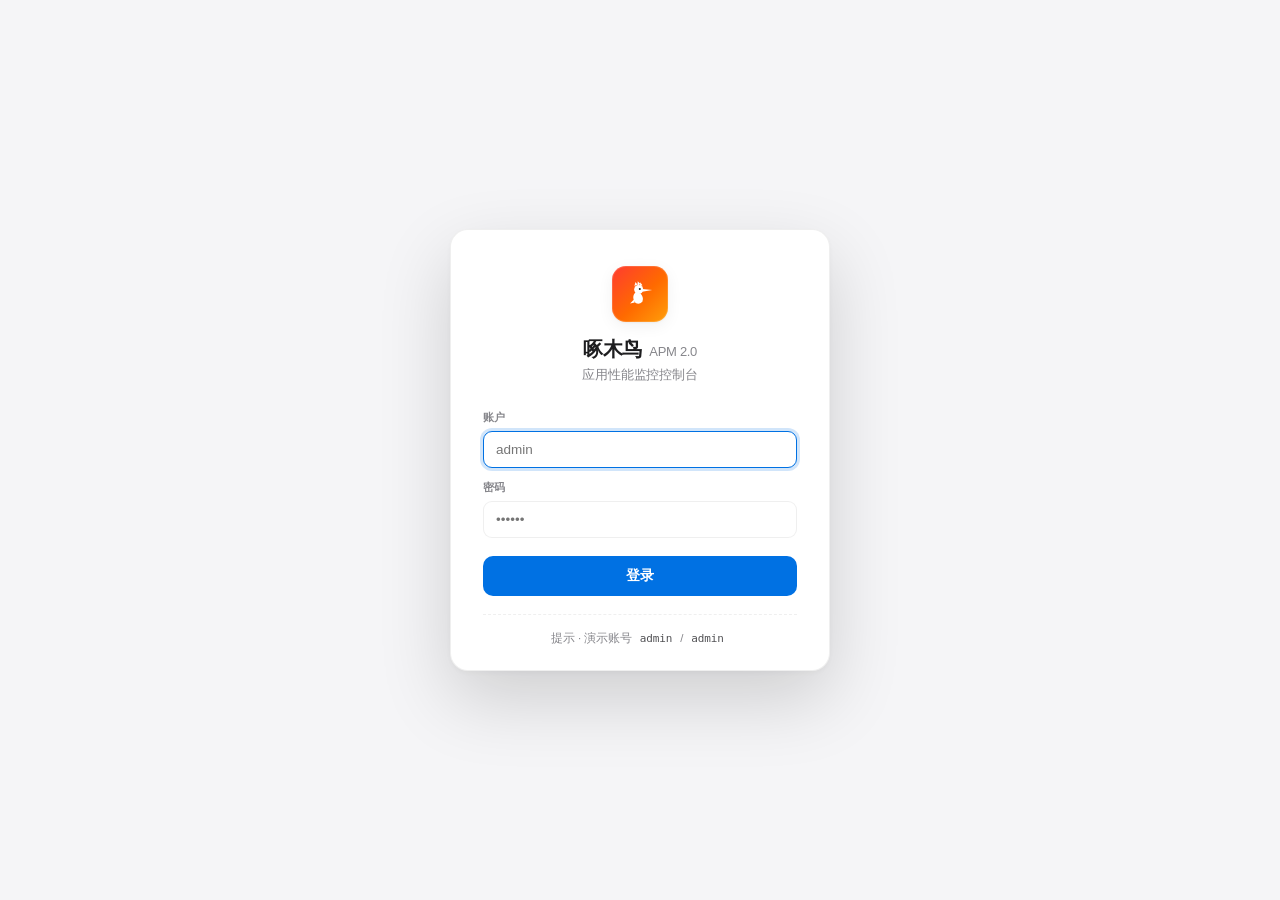
<file: index.html>
<!doctype html>
<html lang="zh-CN" data-theme="light">
<head>
<meta charset="UTF-8" />
<meta name="viewport" content="width=1440, initial-scale=1" />
<title>啄木鸟 APM 2.0 · 应用性能监控</title>
<link rel="stylesheet" href="styles/core.css">
<link rel="stylesheet" href="styles/components.css">
<link rel="stylesheet" href="styles/pages.css">
</head>
<body>
<div class="app">
  <header class="topbar" id="topbar"></header>
  <aside class="sidebar" id="sidebar"></aside>
  <main class="main" id="main"></main>
</div>

<script src="js/data.js"></script>
<script src="js/ui-shared.js"></script>
<script src="js/shell.js"></script>
<script src="js/auth.js"></script>
<script src="js/cmdk.js"></script>
<script src="js/annotations.js"></script>
<script src="js/pages-overview.js"></script>
<script src="js/pages-service.js"></script>
<script src="js/pages-traces.js"></script>
<script src="js/pages-logs.js"></script>
<script src="js/pages-topology.js"></script>
<script src="js/pages-misc.js"></script>
<script src="js/pages-extras.js"></script>
<script src="js/pages-llm.js"></script>
<script src="js/pages-kafka.js"></script>
<script src="js/app.js"></script>
</body>
</html>
</file>
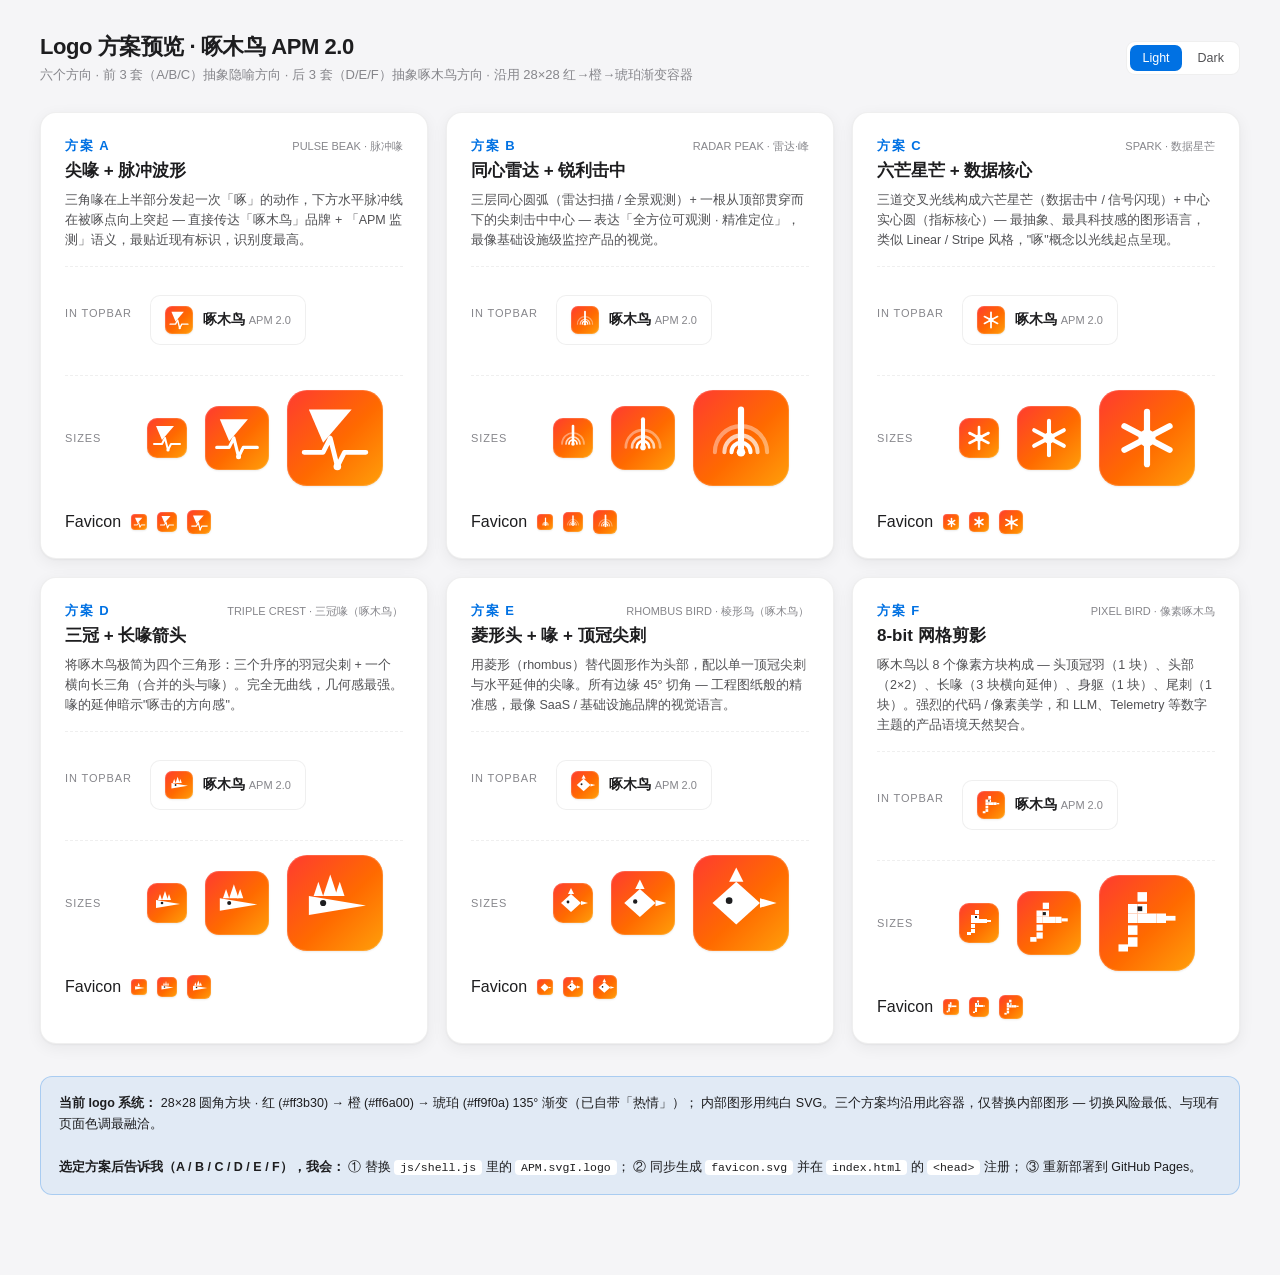
<file: logo-preview.html>
<!doctype html>
<html lang="zh-CN" data-theme="light">
<head>
<meta charset="UTF-8" />
<meta name="viewport" content="width=1280, initial-scale=1" />
<title>啄木鸟 APM 2.0 · Logo 方案预览（6 套）</title>
<style>
  :root {
    --bg: #f5f5f7;
    --bg-elev: #ffffff;
    --border: #00000010;
    --text-1: #1d1d1f;
    --text-2: #515154;
    --text-3: #86868b;
    --accent: #0071e3;
    --warm: linear-gradient(135deg, #ff3b30 0%, #ff6a00 55%, #ff9f0a 100%);
    --shadow-md: 0 4px 16px rgba(0,0,0,.06), 0 1px 2px rgba(0,0,0,.04);
  }
  :root[data-theme="dark"] {
    --bg: #000;
    --bg-elev: #0b0b0e;
    --border: #ffffff15;
    --text-1: #f5f5f7;
    --text-2: #a1a1a6;
    --text-3: #6e6e73;
    --accent: #0a84ff;
  }
  * { box-sizing: border-box; }
  body {
    margin: 0;
    font-family: -apple-system, BlinkMacSystemFont, "SF Pro Display", "PingFang SC", sans-serif;
    background: var(--bg);
    color: var(--text-1);
    padding: 32px 40px 80px;
  }
  .head {
    display: flex; align-items: center; justify-content: space-between;
    margin-bottom: 28px; gap: 18px; flex-wrap: wrap;
  }
  .head .title { font-size: 22px; font-weight: 600; letter-spacing: -0.02em; }
  .head .sub { color: var(--text-3); font-size: 13px; margin-top: 4px; }
  .toggle {
    display: inline-flex; gap: 4px; padding: 3px;
    background: var(--bg-elev); border: 1px solid var(--border); border-radius: 9px;
  }
  .toggle button {
    padding: 6px 12px; border: none; background: transparent;
    color: var(--text-2); cursor: pointer; font-size: 12.5px; font-weight: 500;
    border-radius: 7px; font-family: inherit;
  }
  .toggle button.active { background: var(--accent); color: white; }

  .grid { display: grid; grid-template-columns: repeat(3, 1fr); gap: 18px; }
  .card {
    background: var(--bg-elev); border: 1px solid var(--border);
    border-radius: 16px; padding: 24px; box-shadow: var(--shadow-md);
  }
  .card-head {
    display: flex; align-items: baseline; justify-content: space-between;
    margin-bottom: 4px;
  }
  .name { font-size: 13px; font-weight: 700; letter-spacing: .12em; color: var(--accent); text-transform: uppercase; }
  .label { font-size: 17px; font-weight: 600; margin-top: 4px; }
  .desc { color: var(--text-2); font-size: 12.5px; margin-top: 8px; line-height: 1.6; min-height: 56px; }

  .preview-row { display: flex; align-items: center; gap: 18px; margin: 16px 0 6px; padding: 14px 0; border-top: 1px dashed var(--border); }
  .preview-row .lbl { color: var(--text-3); font-size: 11px; text-transform: uppercase; letter-spacing: .08em; min-width: 64px; }

  /* The brand container — same style as the actual app */
  .logo {
    border-radius: 8px;
    background: var(--warm);
    box-shadow: 0 1px 2px rgba(0,0,0,.08), inset 0 0 0 1px #ffffff25;
    display: inline-flex; align-items: center; justify-content: center; flex-shrink: 0;
  }
  .logo.s28 { width: 28px; height: 28px; border-radius: 7px; }
  .logo.s40 { width: 40px; height: 40px; border-radius: 10px; }
  .logo.s64 { width: 64px; height: 64px; border-radius: 14px; }
  .logo.s96 { width: 96px; height: 96px; border-radius: 20px; }

  /* Topbar mock */
  .topbar-mock {
    margin-top: 14px;
    background: color-mix(in srgb, var(--bg-elev) 92%, transparent);
    border: 1px solid var(--border);
    border-radius: 10px;
    padding: 10px 14px;
    display: flex; align-items: center; gap: 10px;
    backdrop-filter: blur(20px);
  }
  .topbar-mock .brand-text { display: flex; flex-direction: column; line-height: 1.1; }
  .topbar-mock .brand-name { font-weight: 600; font-size: 14px; }
  .topbar-mock .brand-sub { color: var(--text-3); font-size: 11px; margin-top: 2px; }

  /* Favicon-size demo */
  .fav-row { display: flex; gap: 10px; align-items: center; margin-top: 10px; }
  .fav-row .logo.s16 { width: 16px; height: 16px; border-radius: 4px; }
  .fav-row .logo.s20 { width: 20px; height: 20px; border-radius: 5px; }
  .fav-row .logo.s24 { width: 24px; height: 24px; border-radius: 6px; }

  /* Footer note */
  .note {
    margin-top: 32px; padding: 16px 18px; border-radius: 12px;
    background: color-mix(in srgb, var(--accent) 8%, transparent);
    border: 1px solid color-mix(in srgb, var(--accent) 25%, transparent);
    color: var(--text-1); font-size: 12.5px; line-height: 1.7;
  }
  .note code { font-family: "SF Mono", ui-monospace, monospace; font-size: 11.5px; background: var(--bg-elev); padding: 1px 6px; border-radius: 4px; }
</style>
</head>
<body>

<div class="head">
  <div>
    <div class="title">Logo 方案预览 · 啄木鸟 APM 2.0</div>
    <div class="sub">六个方向 · 前 3 套（A/B/C）抽象隐喻方向 · 后 3 套（D/E/F）抽象啄木鸟方向 · 沿用 28×28 红→橙→琥珀渐变容器</div>
  </div>
  <div class="toggle">
    <button class="active" onclick="document.documentElement.dataset.theme='light';this.classList.add('active');this.nextElementSibling.classList.remove('active')">Light</button>
    <button onclick="document.documentElement.dataset.theme='dark';this.classList.add('active');this.previousElementSibling.classList.remove('active')">Dark</button>
  </div>
</div>

<div class="grid">

  <!-- ============ A ============ -->
  <div class="card">
    <div class="card-head">
      <span class="name">方案 A</span>
      <span style="font-size:11px;color:var(--text-3);">PULSE BEAK · 脉冲喙</span>
    </div>
    <div class="label">尖喙 + 脉冲波形</div>
    <div class="desc">三角喙在上半部分发起一次「啄」的动作，下方水平脉冲线在被啄点向上突起 — 直接传达「啄木鸟」品牌 + 「APM 监测」语义，最贴近现有标识，识别度最高。</div>

    <div class="preview-row">
      <span class="lbl">In Topbar</span>
      <div class="topbar-mock">
        <div class="logo s28">
          <svg width="22" height="22" viewBox="0 0 32 32" fill="none"><path d="M5 4 L23 4 L11 18 Z" fill="#ffffff"/><path d="M3 22 L11 22 L14 16 L17 28 L20 22 L29 22" stroke="#ffffff" stroke-width="2" fill="none" stroke-linecap="round" stroke-linejoin="round"/><circle cx="17" cy="28" r="1.6" fill="#ffffff"/></svg>
        </div>
        <div class="brand-text"><span class="brand-name">啄木鸟 <span style="color:var(--text-3);font-weight:500;font-size:11px;">APM 2.0</span></span></div>
      </div>
    </div>

    <div class="preview-row">
      <span class="lbl">Sizes</span>
      <div class="logo s40"><svg width="32" height="32" viewBox="0 0 32 32" fill="none"><path d="M5 4 L23 4 L11 18 Z" fill="#ffffff"/><path d="M3 22 L11 22 L14 16 L17 28 L20 22 L29 22" stroke="#ffffff" stroke-width="2" fill="none" stroke-linecap="round" stroke-linejoin="round"/><circle cx="17" cy="28" r="1.6" fill="#ffffff"/></svg></div>
      <div class="logo s64"><svg width="50" height="50" viewBox="0 0 32 32" fill="none"><path d="M5 4 L23 4 L11 18 Z" fill="#ffffff"/><path d="M3 22 L11 22 L14 16 L17 28 L20 22 L29 22" stroke="#ffffff" stroke-width="2" fill="none" stroke-linecap="round" stroke-linejoin="round"/><circle cx="17" cy="28" r="1.6" fill="#ffffff"/></svg></div>
      <div class="logo s96"><svg width="76" height="76" viewBox="0 0 32 32" fill="none"><path d="M5 4 L23 4 L11 18 Z" fill="#ffffff"/><path d="M3 22 L11 22 L14 16 L17 28 L20 22 L29 22" stroke="#ffffff" stroke-width="2" fill="none" stroke-linecap="round" stroke-linejoin="round"/><circle cx="17" cy="28" r="1.6" fill="#ffffff"/></svg></div>
    </div>

    <div class="fav-row">
      <span class="lbl">Favicon</span>
      <div class="logo s16"><svg width="13" height="13" viewBox="0 0 32 32" fill="none"><path d="M5 4 L23 4 L11 18 Z" fill="#ffffff"/><path d="M3 22 L11 22 L14 16 L17 28 L20 22 L29 22" stroke="#ffffff" stroke-width="2.4" fill="none" stroke-linecap="round" stroke-linejoin="round"/></svg></div>
      <div class="logo s20"><svg width="16" height="16" viewBox="0 0 32 32" fill="none"><path d="M5 4 L23 4 L11 18 Z" fill="#ffffff"/><path d="M3 22 L11 22 L14 16 L17 28 L20 22 L29 22" stroke="#ffffff" stroke-width="2.2" fill="none" stroke-linecap="round" stroke-linejoin="round"/></svg></div>
      <div class="logo s24"><svg width="19" height="19" viewBox="0 0 32 32" fill="none"><path d="M5 4 L23 4 L11 18 Z" fill="#ffffff"/><path d="M3 22 L11 22 L14 16 L17 28 L20 22 L29 22" stroke="#ffffff" stroke-width="2" fill="none" stroke-linecap="round" stroke-linejoin="round"/><circle cx="17" cy="28" r="1.6" fill="#ffffff"/></svg></div>
    </div>
  </div>

  <!-- ============ B ============ -->
  <div class="card">
    <div class="card-head">
      <span class="name">方案 B</span>
      <span style="font-size:11px;color:var(--text-3);">RADAR PEAK · 雷达·峰</span>
    </div>
    <div class="label">同心雷达 + 锐利击中</div>
    <div class="desc">三层同心圆弧（雷达扫描 / 全景观测）+ 一根从顶部贯穿而下的尖刺击中中心 — 表达「全方位可观测 · 精准定位」，最像基础设施级监控产品的视觉。</div>

    <div class="preview-row">
      <span class="lbl">In Topbar</span>
      <div class="topbar-mock">
        <div class="logo s28">
          <svg width="22" height="22" viewBox="0 0 32 32" fill="none"><path d="M5 22 A 11 11 0 0 1 27 22" stroke="#ffffff" stroke-width="1.7" fill="none" stroke-linecap="round" opacity=".4"/><path d="M9 22 A 7 7 0 0 1 23 22" stroke="#ffffff" stroke-width="1.7" fill="none" stroke-linecap="round" opacity=".7"/><path d="M12 22 A 4 4 0 0 1 20 22" stroke="#ffffff" stroke-width="1.7" fill="none" stroke-linecap="round"/><path d="M16 4 L16 20" stroke="#ffffff" stroke-width="2.6" stroke-linecap="round"/><circle cx="16" cy="22" r="1.8" fill="#ffffff"/></svg>
        </div>
        <div class="brand-text"><span class="brand-name">啄木鸟 <span style="color:var(--text-3);font-weight:500;font-size:11px;">APM 2.0</span></span></div>
      </div>
    </div>

    <div class="preview-row">
      <span class="lbl">Sizes</span>
      <div class="logo s40"><svg width="32" height="32" viewBox="0 0 32 32" fill="none"><path d="M5 22 A 11 11 0 0 1 27 22" stroke="#ffffff" stroke-width="1.7" fill="none" stroke-linecap="round" opacity=".4"/><path d="M9 22 A 7 7 0 0 1 23 22" stroke="#ffffff" stroke-width="1.7" fill="none" stroke-linecap="round" opacity=".7"/><path d="M12 22 A 4 4 0 0 1 20 22" stroke="#ffffff" stroke-width="1.7" fill="none" stroke-linecap="round"/><path d="M16 4 L16 20" stroke="#ffffff" stroke-width="2.6" stroke-linecap="round"/><circle cx="16" cy="22" r="1.8" fill="#ffffff"/></svg></div>
      <div class="logo s64"><svg width="50" height="50" viewBox="0 0 32 32" fill="none"><path d="M5 22 A 11 11 0 0 1 27 22" stroke="#ffffff" stroke-width="1.7" fill="none" stroke-linecap="round" opacity=".4"/><path d="M9 22 A 7 7 0 0 1 23 22" stroke="#ffffff" stroke-width="1.7" fill="none" stroke-linecap="round" opacity=".7"/><path d="M12 22 A 4 4 0 0 1 20 22" stroke="#ffffff" stroke-width="1.7" fill="none" stroke-linecap="round"/><path d="M16 4 L16 20" stroke="#ffffff" stroke-width="2.6" stroke-linecap="round"/><circle cx="16" cy="22" r="1.8" fill="#ffffff"/></svg></div>
      <div class="logo s96"><svg width="76" height="76" viewBox="0 0 32 32" fill="none"><path d="M5 22 A 11 11 0 0 1 27 22" stroke="#ffffff" stroke-width="1.7" fill="none" stroke-linecap="round" opacity=".4"/><path d="M9 22 A 7 7 0 0 1 23 22" stroke="#ffffff" stroke-width="1.7" fill="none" stroke-linecap="round" opacity=".7"/><path d="M12 22 A 4 4 0 0 1 20 22" stroke="#ffffff" stroke-width="1.7" fill="none" stroke-linecap="round"/><path d="M16 4 L16 20" stroke="#ffffff" stroke-width="2.6" stroke-linecap="round"/><circle cx="16" cy="22" r="1.8" fill="#ffffff"/></svg></div>
    </div>

    <div class="fav-row">
      <span class="lbl">Favicon</span>
      <div class="logo s16"><svg width="13" height="13" viewBox="0 0 32 32" fill="none"><path d="M9 22 A 7 7 0 0 1 23 22" stroke="#ffffff" stroke-width="2.4" fill="none" stroke-linecap="round" opacity=".7"/><path d="M12 22 A 4 4 0 0 1 20 22" stroke="#ffffff" stroke-width="2.4" fill="none" stroke-linecap="round"/><path d="M16 5 L16 20" stroke="#ffffff" stroke-width="3" stroke-linecap="round"/><circle cx="16" cy="22" r="2.4" fill="#ffffff"/></svg></div>
      <div class="logo s20"><svg width="16" height="16" viewBox="0 0 32 32" fill="none"><path d="M5 22 A 11 11 0 0 1 27 22" stroke="#ffffff" stroke-width="2" fill="none" stroke-linecap="round" opacity=".4"/><path d="M9 22 A 7 7 0 0 1 23 22" stroke="#ffffff" stroke-width="2" fill="none" stroke-linecap="round" opacity=".7"/><path d="M12 22 A 4 4 0 0 1 20 22" stroke="#ffffff" stroke-width="2" fill="none" stroke-linecap="round"/><path d="M16 4 L16 20" stroke="#ffffff" stroke-width="3" stroke-linecap="round"/><circle cx="16" cy="22" r="2" fill="#ffffff"/></svg></div>
      <div class="logo s24"><svg width="19" height="19" viewBox="0 0 32 32" fill="none"><path d="M5 22 A 11 11 0 0 1 27 22" stroke="#ffffff" stroke-width="1.8" fill="none" stroke-linecap="round" opacity=".4"/><path d="M9 22 A 7 7 0 0 1 23 22" stroke="#ffffff" stroke-width="1.8" fill="none" stroke-linecap="round" opacity=".7"/><path d="M12 22 A 4 4 0 0 1 20 22" stroke="#ffffff" stroke-width="1.8" fill="none" stroke-linecap="round"/><path d="M16 4 L16 20" stroke="#ffffff" stroke-width="2.8" stroke-linecap="round"/><circle cx="16" cy="22" r="1.9" fill="#ffffff"/></svg></div>
    </div>
  </div>

  <!-- ============ C ============ -->
  <div class="card">
    <div class="card-head">
      <span class="name">方案 C</span>
      <span style="font-size:11px;color:var(--text-3);">SPARK · 数据星芒</span>
    </div>
    <div class="label">六芒星芒 + 数据核心</div>
    <div class="desc">三道交叉光线构成六芒星芒（数据击中 / 信号闪现）+ 中心实心圆（指标核心）— 最抽象、最具科技感的图形语言，类似 Linear / Stripe 风格，"啄"概念以光线起点呈现。</div>

    <div class="preview-row">
      <span class="lbl">In Topbar</span>
      <div class="topbar-mock">
        <div class="logo s28">
          <svg width="22" height="22" viewBox="0 0 32 32" fill="none"><g stroke="#ffffff" stroke-width="2.6" stroke-linecap="round"><line x1="16" y1="5" x2="16" y2="27"/><line x1="6.5" y1="11" x2="25.5" y2="21"/><line x1="6.5" y1="21" x2="25.5" y2="11"/></g><circle cx="16" cy="16" r="3.6" fill="#ffffff"/></svg>
        </div>
        <div class="brand-text"><span class="brand-name">啄木鸟 <span style="color:var(--text-3);font-weight:500;font-size:11px;">APM 2.0</span></span></div>
      </div>
    </div>

    <div class="preview-row">
      <span class="lbl">Sizes</span>
      <div class="logo s40"><svg width="32" height="32" viewBox="0 0 32 32" fill="none"><g stroke="#ffffff" stroke-width="2.6" stroke-linecap="round"><line x1="16" y1="5" x2="16" y2="27"/><line x1="6.5" y1="11" x2="25.5" y2="21"/><line x1="6.5" y1="21" x2="25.5" y2="11"/></g><circle cx="16" cy="16" r="3.6" fill="#ffffff"/></svg></div>
      <div class="logo s64"><svg width="50" height="50" viewBox="0 0 32 32" fill="none"><g stroke="#ffffff" stroke-width="2.6" stroke-linecap="round"><line x1="16" y1="5" x2="16" y2="27"/><line x1="6.5" y1="11" x2="25.5" y2="21"/><line x1="6.5" y1="21" x2="25.5" y2="11"/></g><circle cx="16" cy="16" r="3.6" fill="#ffffff"/></svg></div>
      <div class="logo s96"><svg width="76" height="76" viewBox="0 0 32 32" fill="none"><g stroke="#ffffff" stroke-width="2.6" stroke-linecap="round"><line x1="16" y1="5" x2="16" y2="27"/><line x1="6.5" y1="11" x2="25.5" y2="21"/><line x1="6.5" y1="21" x2="25.5" y2="11"/></g><circle cx="16" cy="16" r="3.6" fill="#ffffff"/></svg></div>
    </div>

    <div class="fav-row">
      <span class="lbl">Favicon</span>
      <div class="logo s16"><svg width="13" height="13" viewBox="0 0 32 32" fill="none"><g stroke="#ffffff" stroke-width="3.6" stroke-linecap="round"><line x1="16" y1="6" x2="16" y2="26"/><line x1="8" y1="11" x2="24" y2="21"/><line x1="8" y1="21" x2="24" y2="11"/></g><circle cx="16" cy="16" r="4.2" fill="#ffffff"/></svg></div>
      <div class="logo s20"><svg width="16" height="16" viewBox="0 0 32 32" fill="none"><g stroke="#ffffff" stroke-width="3.2" stroke-linecap="round"><line x1="16" y1="6" x2="16" y2="26"/><line x1="8" y1="11" x2="24" y2="21"/><line x1="8" y1="21" x2="24" y2="11"/></g><circle cx="16" cy="16" r="4" fill="#ffffff"/></svg></div>
      <div class="logo s24"><svg width="19" height="19" viewBox="0 0 32 32" fill="none"><g stroke="#ffffff" stroke-width="2.8" stroke-linecap="round"><line x1="16" y1="5" x2="16" y2="27"/><line x1="6.5" y1="11" x2="25.5" y2="21"/><line x1="6.5" y1="21" x2="25.5" y2="11"/></g><circle cx="16" cy="16" r="3.8" fill="#ffffff"/></svg></div>
    </div>
  </div>

  <!-- ============ D — Triple Crest ============ -->
  <div class="card">
    <div class="card-head">
      <span class="name">方案 D</span>
      <span style="font-size:11px;color:var(--text-3);">TRIPLE CREST · 三冠喙（啄木鸟）</span>
    </div>
    <div class="label">三冠 + 长喙箭头</div>
    <div class="desc">将啄木鸟极简为四个三角形：三个升序的羽冠尖刺 + 一个横向长三角（合并的头与喙）。完全无曲线，几何感最强。喙的延伸暗示"啄击的方向感"。</div>

    <div class="preview-row">
      <span class="lbl">In Topbar</span>
      <div class="topbar-mock">
        <div class="logo s28">
          <svg width="22" height="22" viewBox="0 0 32 32" fill="none"><g fill="#ffffff"><path d="M7 13 L9 7 L11 13 Z"/><path d="M11 13 L14 4 L17 13 Z"/><path d="M16 13 L18 7 L20 13 Z"/><path d="M5 13 L29 17 L5 21 Z"/></g><circle cx="11" cy="16" r="1.3" fill="#1d1d1f"/></svg>
        </div>
        <div class="brand-text"><span class="brand-name">啄木鸟 <span style="color:var(--text-3);font-weight:500;font-size:11px;">APM 2.0</span></span></div>
      </div>
    </div>

    <div class="preview-row">
      <span class="lbl">Sizes</span>
      <div class="logo s40"><svg width="32" height="32" viewBox="0 0 32 32" fill="none"><g fill="#ffffff"><path d="M7 13 L9 7 L11 13 Z"/><path d="M11 13 L14 4 L17 13 Z"/><path d="M16 13 L18 7 L20 13 Z"/><path d="M5 13 L29 17 L5 21 Z"/></g><circle cx="11" cy="16" r="1.3" fill="#1d1d1f"/></svg></div>
      <div class="logo s64"><svg width="50" height="50" viewBox="0 0 32 32" fill="none"><g fill="#ffffff"><path d="M7 13 L9 7 L11 13 Z"/><path d="M11 13 L14 4 L17 13 Z"/><path d="M16 13 L18 7 L20 13 Z"/><path d="M5 13 L29 17 L5 21 Z"/></g><circle cx="11" cy="16" r="1.3" fill="#1d1d1f"/></svg></div>
      <div class="logo s96"><svg width="76" height="76" viewBox="0 0 32 32" fill="none"><g fill="#ffffff"><path d="M7 13 L9 7 L11 13 Z"/><path d="M11 13 L14 4 L17 13 Z"/><path d="M16 13 L18 7 L20 13 Z"/><path d="M5 13 L29 17 L5 21 Z"/></g><circle cx="11" cy="16" r="1.3" fill="#1d1d1f"/></svg></div>
    </div>

    <div class="fav-row">
      <span class="lbl">Favicon</span>
      <div class="logo s16"><svg width="13" height="13" viewBox="0 0 32 32" fill="none"><g fill="#ffffff"><path d="M11 13 L14 4 L17 13 Z"/><path d="M5 13 L29 17 L5 21 Z"/></g></svg></div>
      <div class="logo s20"><svg width="16" height="16" viewBox="0 0 32 32" fill="none"><g fill="#ffffff"><path d="M8 13 L10 7 L12 13 Z"/><path d="M12 13 L14 4 L16 13 Z"/><path d="M16 13 L18 7 L20 13 Z"/><path d="M5 13 L29 17 L5 21 Z"/></g><circle cx="11" cy="16" r="1.6" fill="#1d1d1f"/></svg></div>
      <div class="logo s24"><svg width="19" height="19" viewBox="0 0 32 32" fill="none"><g fill="#ffffff"><path d="M7 13 L9 7 L11 13 Z"/><path d="M11 13 L14 4 L17 13 Z"/><path d="M16 13 L18 7 L20 13 Z"/><path d="M5 13 L29 17 L5 21 Z"/></g><circle cx="11" cy="16" r="1.3" fill="#1d1d1f"/></svg></div>
    </div>
  </div>

  <!-- ============ E — Diamond Bird ============ -->
  <div class="card">
    <div class="card-head">
      <span class="name">方案 E</span>
      <span style="font-size:11px;color:var(--text-3);">RHOMBUS BIRD · 棱形鸟（啄木鸟）</span>
    </div>
    <div class="label">菱形头 + 喙 + 顶冠尖刺</div>
    <div class="desc">用菱形（rhombus）替代圆形作为头部，配以单一顶冠尖刺与水平延伸的尖喙。所有边缘 45° 切角 — 工程图纸般的精准感，最像 SaaS / 基础设施品牌的视觉语言。</div>

    <div class="preview-row">
      <span class="lbl">In Topbar</span>
      <div class="topbar-mock">
        <div class="logo s28">
          <svg width="22" height="22" viewBox="0 0 32 32" fill="none"><g fill="#ffffff"><path d="M11 7 L14 1 L17 7 Z"/><path d="M4 16 L14 7 L24 16 L14 25 Z"/><path d="M24 14 L31 16 L24 18 Z"/></g><circle cx="11" cy="15" r="1.4" fill="#1d1d1f"/></svg>
        </div>
        <div class="brand-text"><span class="brand-name">啄木鸟 <span style="color:var(--text-3);font-weight:500;font-size:11px;">APM 2.0</span></span></div>
      </div>
    </div>

    <div class="preview-row">
      <span class="lbl">Sizes</span>
      <div class="logo s40"><svg width="32" height="32" viewBox="0 0 32 32" fill="none"><g fill="#ffffff"><path d="M11 7 L14 1 L17 7 Z"/><path d="M4 16 L14 7 L24 16 L14 25 Z"/><path d="M24 14 L31 16 L24 18 Z"/></g><circle cx="11" cy="15" r="1.4" fill="#1d1d1f"/></svg></div>
      <div class="logo s64"><svg width="50" height="50" viewBox="0 0 32 32" fill="none"><g fill="#ffffff"><path d="M11 7 L14 1 L17 7 Z"/><path d="M4 16 L14 7 L24 16 L14 25 Z"/><path d="M24 14 L31 16 L24 18 Z"/></g><circle cx="11" cy="15" r="1.4" fill="#1d1d1f"/></svg></div>
      <div class="logo s96"><svg width="76" height="76" viewBox="0 0 32 32" fill="none"><g fill="#ffffff"><path d="M11 7 L14 1 L17 7 Z"/><path d="M4 16 L14 7 L24 16 L14 25 Z"/><path d="M24 14 L31 16 L24 18 Z"/></g><circle cx="11" cy="15" r="1.4" fill="#1d1d1f"/></svg></div>
    </div>

    <div class="fav-row">
      <span class="lbl">Favicon</span>
      <div class="logo s16"><svg width="13" height="13" viewBox="0 0 32 32" fill="none"><g fill="#ffffff"><path d="M4 16 L14 6 L24 16 L14 26 Z"/><path d="M24 14 L31 16 L24 18 Z"/></g></svg></div>
      <div class="logo s20"><svg width="16" height="16" viewBox="0 0 32 32" fill="none"><g fill="#ffffff"><path d="M11 7 L14 1 L17 7 Z"/><path d="M4 16 L14 7 L24 16 L14 25 Z"/><path d="M24 13 L31 16 L24 19 Z"/></g><circle cx="11" cy="15" r="1.6" fill="#1d1d1f"/></svg></div>
      <div class="logo s24"><svg width="19" height="19" viewBox="0 0 32 32" fill="none"><g fill="#ffffff"><path d="M11 7 L14 1 L17 7 Z"/><path d="M4 16 L14 7 L24 16 L14 25 Z"/><path d="M24 14 L31 16 L24 18 Z"/></g><circle cx="11" cy="15" r="1.4" fill="#1d1d1f"/></svg></div>
    </div>
  </div>

  <!-- ============ F — Pixel Bird ============ -->
  <div class="card">
    <div class="card-head">
      <span class="name">方案 F</span>
      <span style="font-size:11px;color:var(--text-3);">PIXEL BIRD · 像素啄木鸟</span>
    </div>
    <div class="label">8-bit 网格剪影</div>
    <div class="desc">啄木鸟以 8 个像素方块构成 — 头顶冠羽（1 块）、头部（2×2）、长喙（3 块横向延伸）、身躯（1 块）、尾刺（1 块）。强烈的代码 / 像素美学，和 LLM、Telemetry 等数字主题的产品语境天然契合。</div>

    <div class="preview-row">
      <span class="lbl">In Topbar</span>
      <div class="topbar-mock">
        <div class="logo s28">
          <svg width="22" height="22" viewBox="0 0 32 32" fill="none"><g fill="#ffffff"><rect x="12" y="3" width="4" height="4"/><rect x="8" y="8" width="4" height="4"/><rect x="12" y="8" width="4" height="4"/><rect x="8" y="12" width="4" height="4"/><rect x="12" y="12" width="4" height="4"/><rect x="16" y="12" width="4" height="4"/><rect x="20" y="12" width="4" height="4"/><rect x="24" y="13" width="4" height="2"/><rect x="8" y="17" width="4" height="4"/><rect x="8" y="22" width="4" height="4"/><rect x="4" y="25" width="4" height="3"/></g><rect x="12" y="9" width="2" height="2" fill="#1d1d1f"/></svg>
        </div>
        <div class="brand-text"><span class="brand-name">啄木鸟 <span style="color:var(--text-3);font-weight:500;font-size:11px;">APM 2.0</span></span></div>
      </div>
    </div>

    <div class="preview-row">
      <span class="lbl">Sizes</span>
      <div class="logo s40"><svg width="32" height="32" viewBox="0 0 32 32" fill="none"><g fill="#ffffff"><rect x="12" y="3" width="4" height="4"/><rect x="8" y="8" width="4" height="4"/><rect x="12" y="8" width="4" height="4"/><rect x="8" y="12" width="4" height="4"/><rect x="12" y="12" width="4" height="4"/><rect x="16" y="12" width="4" height="4"/><rect x="20" y="12" width="4" height="4"/><rect x="24" y="13" width="4" height="2"/><rect x="8" y="17" width="4" height="4"/><rect x="8" y="22" width="4" height="4"/><rect x="4" y="25" width="4" height="3"/></g><rect x="12" y="9" width="2" height="2" fill="#1d1d1f"/></svg></div>
      <div class="logo s64"><svg width="50" height="50" viewBox="0 0 32 32" fill="none"><g fill="#ffffff"><rect x="12" y="3" width="4" height="4"/><rect x="8" y="8" width="4" height="4"/><rect x="12" y="8" width="4" height="4"/><rect x="8" y="12" width="4" height="4"/><rect x="12" y="12" width="4" height="4"/><rect x="16" y="12" width="4" height="4"/><rect x="20" y="12" width="4" height="4"/><rect x="24" y="13" width="4" height="2"/><rect x="8" y="17" width="4" height="4"/><rect x="8" y="22" width="4" height="4"/><rect x="4" y="25" width="4" height="3"/></g><rect x="12" y="9" width="2" height="2" fill="#1d1d1f"/></svg></div>
      <div class="logo s96"><svg width="76" height="76" viewBox="0 0 32 32" fill="none"><g fill="#ffffff"><rect x="12" y="3" width="4" height="4"/><rect x="8" y="8" width="4" height="4"/><rect x="12" y="8" width="4" height="4"/><rect x="8" y="12" width="4" height="4"/><rect x="12" y="12" width="4" height="4"/><rect x="16" y="12" width="4" height="4"/><rect x="20" y="12" width="4" height="4"/><rect x="24" y="13" width="4" height="2"/><rect x="8" y="17" width="4" height="4"/><rect x="8" y="22" width="4" height="4"/><rect x="4" y="25" width="4" height="3"/></g><rect x="12" y="9" width="2" height="2" fill="#1d1d1f"/></svg></div>
    </div>

    <div class="fav-row">
      <span class="lbl">Favicon</span>
      <div class="logo s16"><svg width="13" height="13" viewBox="0 0 32 32" fill="none"><g fill="#ffffff"><rect x="12" y="3" width="4" height="5"/><rect x="8" y="8" width="8" height="8"/><rect x="16" y="11" width="12" height="4"/><rect x="8" y="17" width="4" height="9"/><rect x="4" y="24" width="4" height="4"/></g></svg></div>
      <div class="logo s20"><svg width="16" height="16" viewBox="0 0 32 32" fill="none"><g fill="#ffffff"><rect x="12" y="3" width="4" height="4"/><rect x="8" y="8" width="8" height="8"/><rect x="16" y="12" width="4" height="4"/><rect x="20" y="12" width="4" height="4"/><rect x="24" y="13" width="4" height="2"/><rect x="8" y="17" width="4" height="9"/><rect x="4" y="25" width="4" height="3"/></g><rect x="12" y="9" width="2" height="2" fill="#1d1d1f"/></svg></div>
      <div class="logo s24"><svg width="19" height="19" viewBox="0 0 32 32" fill="none"><g fill="#ffffff"><rect x="12" y="3" width="4" height="4"/><rect x="8" y="8" width="4" height="4"/><rect x="12" y="8" width="4" height="4"/><rect x="8" y="12" width="4" height="4"/><rect x="12" y="12" width="4" height="4"/><rect x="16" y="12" width="4" height="4"/><rect x="20" y="12" width="4" height="4"/><rect x="24" y="13" width="4" height="2"/><rect x="8" y="17" width="4" height="4"/><rect x="8" y="22" width="4" height="4"/><rect x="4" y="25" width="4" height="3"/></g><rect x="12" y="9" width="2" height="2" fill="#1d1d1f"/></svg></div>
    </div>
  </div>

</div>

<div class="note">
  <strong>当前 logo 系统：</strong> 28×28 圆角方块 · 红 (#ff3b30) → 橙 (#ff6a00) → 琥珀 (#ff9f0a) 135° 渐变（已自带「热情」）；
  内部图形用纯白 SVG。三个方案均沿用此容器，仅替换内部图形 — 切换风险最低、与现有页面色调最融洽。
  <br><br>
  <strong>选定方案后告诉我（A / B / C / D / E / F），我会：</strong>
  ① 替换 <code>js/shell.js</code> 里的 <code>APM.svgI.logo</code>；
  ② 同步生成 <code>favicon.svg</code> 并在 <code>index.html</code> 的 <code>&lt;head&gt;</code> 注册；
  ③ 重新部署到 GitHub Pages。
</div>

</body>
</html>
</file>
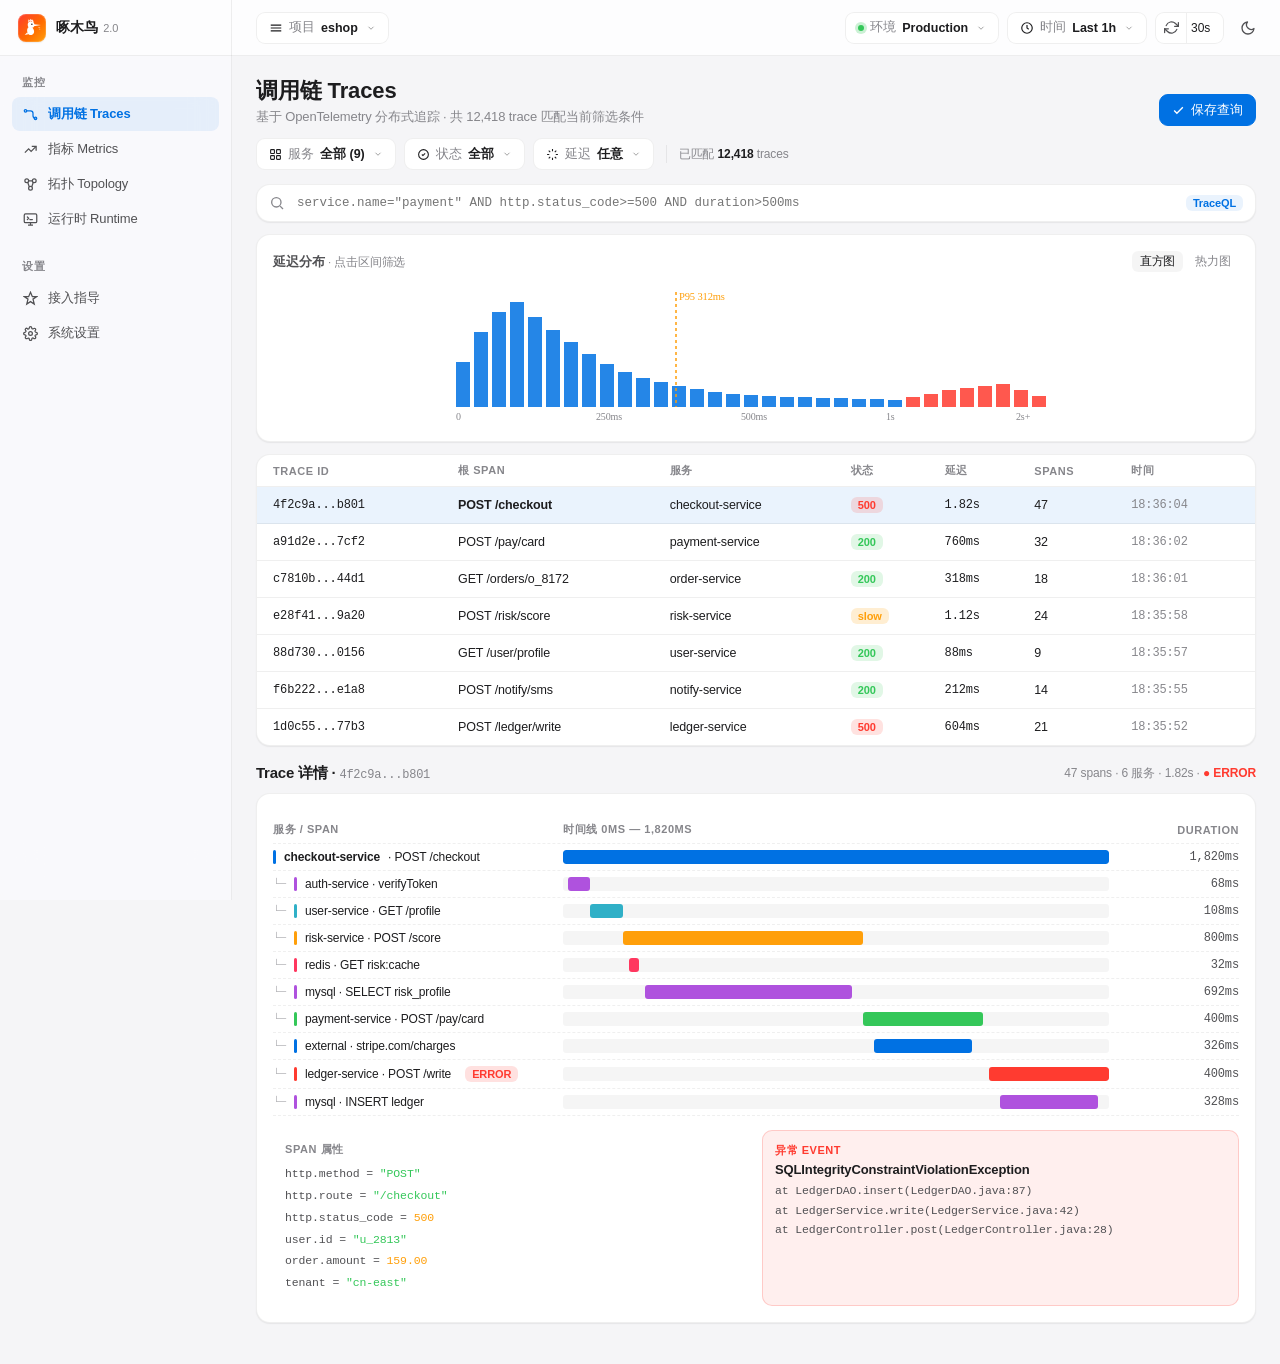
<file: v1-base.html>
<!doctype html>
<html lang="zh-CN" data-theme="light">
<head>
<meta charset="UTF-8" />
<meta name="viewport" content="width=1440, initial-scale=1" />
<title>啄木鸟 2.0 · 应用性能监控</title>
<style>
  /* ===========================================================
     啄木鸟 2.0 — Prototype
     Design language: minimal, glass, spacious — inspired by Apple HIG
     =========================================================== */

  :root {
    --bg: #f5f5f7;
    --bg-elev-0: #ffffff;
    --bg-elev-1: #ffffffcc;
    --bg-elev-2: #ffffff;
    --bg-sidebar: #fbfbfdcc;
    --bg-topbar: #ffffffcc;
    --bg-hover: #0000000a;
    --bg-active: #0071e310;
    --border: #00000010;
    --border-strong: #0000001a;
    --text-1: #1d1d1f;
    --text-2: #515154;
    --text-3: #86868b;
    --accent: #0071e3;
    --accent-weak: #0071e315;
    --success: #34c759;
    --warning: #ff9f0a;
    --danger: #ff3b30;
    --purple: #af52de;
    --teal: #30b0c7;
    --pink: #ff375f;
    --grid: #00000008;
    --shadow-sm: 0 1px 2px rgba(0,0,0,.04), 0 1px 1px rgba(0,0,0,.03);
    --shadow-md: 0 4px 16px rgba(0,0,0,.06), 0 1px 2px rgba(0,0,0,.04);
    --shadow-lg: 0 20px 60px rgba(0,0,0,.08), 0 4px 12px rgba(0,0,0,.04);
  }

  :root[data-theme="dark"] {
    --bg: #000000;
    --bg-elev-0: #0b0b0e;
    --bg-elev-1: #15151acc;
    --bg-elev-2: #1c1c1f;
    --bg-sidebar: #0f0f12cc;
    --bg-topbar: #0b0b0ecc;
    --bg-hover: #ffffff0a;
    --bg-active: #0a84ff18;
    --border: #ffffff10;
    --border-strong: #ffffff1a;
    --text-1: #f5f5f7;
    --text-2: #a1a1a6;
    --text-3: #6e6e73;
    --accent: #0a84ff;
    --accent-weak: #0a84ff20;
    --success: #30d158;
    --warning: #ff9f0a;
    --danger: #ff453a;
    --purple: #bf5af2;
    --teal: #64d2ff;
    --pink: #ff375f;
    --grid: #ffffff06;
    --shadow-sm: 0 1px 2px rgba(0,0,0,.5);
    --shadow-md: 0 6px 20px rgba(0,0,0,.5);
    --shadow-lg: 0 24px 60px rgba(0,0,0,.55);
  }

  * { box-sizing: border-box; }
  html, body { margin: 0; padding: 0; }
  body {
    font-family: -apple-system, BlinkMacSystemFont, "SF Pro Display", "SF Pro Text",
                 "PingFang SC", "Helvetica Neue", Helvetica, Arial, sans-serif;
    font-size: 13px;
    letter-spacing: -0.01em;
    background: var(--bg);
    color: var(--text-1);
    min-height: 100vh;
    -webkit-font-smoothing: antialiased;
    -moz-osx-font-smoothing: grayscale;
    transition: background .4s ease, color .3s ease;
  }

  /* ===== Layout ===== */
  .app { display: grid; grid-template-columns: 232px 1fr; grid-template-rows: 56px 1fr; min-height: 100vh; }
  .topbar { grid-column: 1 / -1; grid-row: 1; }
  .sidebar { grid-row: 2; }
  .main { grid-row: 2; padding: 20px 24px 40px; overflow: auto; }

  /* ===== Top bar ===== */
  .topbar {
    position: sticky; top: 0; z-index: 30;
    display: flex; align-items: center; gap: 10px;
    padding: 0 16px 0 0;
    background: var(--bg-topbar);
    backdrop-filter: saturate(180%) blur(24px);
    -webkit-backdrop-filter: saturate(180%) blur(24px);
    border-bottom: 1px solid var(--border);
    white-space: nowrap;
    overflow: visible;
  }
  .brand { display:flex; align-items:center; gap:10px; width: 232px; flex-shrink: 0; padding: 0 14px 0 18px; border-right: 1px solid var(--border); height:56px; box-sizing: border-box; }
  .brand .logo {
    width: 28px; height: 28px; border-radius: 8px;
    background: linear-gradient(135deg, #ff3b30 0%, #ff6a00 55%, #ff9f0a 100%);
    box-shadow: var(--shadow-sm), inset 0 0 0 1px #ffffff25;
    display: inline-flex; align-items: center; justify-content: center;
    flex-shrink: 0;
  }
  .brand .logo svg { display:block; }
  .brand .name { font-weight: 600; font-size: 14px; letter-spacing: -0.01em; }
  .brand .sub { color: var(--text-3); font-size:11px; font-weight: 500; margin-left:2px; }

  .filters { display:flex; gap:8px; align-items:center; flex: 1; min-width: 0; padding-left: 14px; overflow: visible; scrollbar-width: none; }
  .filters::-webkit-scrollbar { display:none; }
  .pill {
    display:inline-flex; align-items:center; gap:6px;
    height: 32px; padding: 0 12px;
    background: var(--bg-elev-2);
    border: 1px solid var(--border);
    border-radius: 9px;
    color: var(--text-1);
    font-size: 12.5px; font-weight: 500;
    cursor: pointer;
    transition: background .15s, border-color .15s, transform .08s;
    white-space: nowrap;
    flex-shrink: 0;
  }
  .pill:hover { background: var(--bg-hover); border-color: var(--border-strong); }
  .pill .k { color: var(--text-3); font-weight: 500; }
  .pill .v { color: var(--text-1); font-weight: 600; }
  .pill .caret { opacity: .5; margin-left: 2px; }
  .pill .dot { width:6px; height:6px; border-radius:50%; background: var(--success); box-shadow: 0 0 0 3px color-mix(in srgb, var(--success) 25%, transparent); }

  .spacer { flex: 1; }

  .topbar .right { display:flex; align-items:center; gap:8px; flex-shrink: 0; }
  .icon-btn {
    width: 32px; height: 32px; border-radius: 9px;
    display:inline-flex; align-items:center; justify-content:center;
    background: transparent; border: 1px solid transparent;
    color: var(--text-2);
    cursor:pointer; transition: all .15s;
  }
  .icon-btn:hover { background: var(--bg-hover); color: var(--text-1); }
  .icon-btn.active { background: var(--accent-weak); color: var(--accent); }
  .theme-btn .theme-sun { display: none; }
  :root[data-theme="dark"] .theme-btn .theme-moon { display: none; }
  :root[data-theme="dark"] .theme-btn .theme-sun { display: block; }

  /* Dropdown (time range etc) */
  .dd { position: relative; }
  .dd-menu {
    position: absolute; top: calc(100% + 6px); left: 0; right: auto;
    min-width: 240px;
    background: var(--bg-elev-0);
    border: 1px solid var(--border-strong);
    border-radius: 12px;
    box-shadow: var(--shadow-lg);
    padding: 6px;
    opacity: 0; visibility: hidden;
    transform: translateY(-4px) scale(.98);
    transform-origin: top left;
    transition: opacity .15s, transform .15s, visibility .15s;
    z-index: 60;
    backdrop-filter: saturate(180%) blur(24px);
    -webkit-backdrop-filter: saturate(180%) blur(24px);
  }
  /* Top-bar right-side dropdowns open toward the left */
  .topbar .right .dd-menu { left: auto; right: 0; transform-origin: top right; }
  .dd.open .dd-menu { opacity: 1; visibility: visible; transform: translateY(0) scale(1); }
  .dd-section {
    font-size: 10.5px; text-transform: uppercase; letter-spacing: .08em;
    color: var(--text-3); font-weight: 600;
    padding: 6px 10px 4px;
  }
  .dd-item {
    display: flex; align-items: center; justify-content: space-between; gap: 8px;
    padding: 7px 10px; border-radius: 8px;
    font-size: 12.5px; color: var(--text-1); font-weight: 500;
    cursor: pointer; user-select: none;
  }
  .dd-item:hover { background: var(--bg-hover); }
  .dd-item.selected { background: var(--accent-weak); color: var(--accent); font-weight: 600; }
  .dd-item .kbd {
    font-family: "SF Mono", ui-monospace, monospace; font-size: 11px;
    color: var(--text-3); background: var(--bg-hover);
    padding: 1px 6px; border-radius: 5px;
  }
  .dd-item.selected .kbd { color: var(--accent); background: var(--accent-weak); }
  .dd-sep { height: 1px; background: var(--border); margin: 4px 6px; }
  .env-dot { display:inline-block; width:8px; height:8px; border-radius:50%; margin-right:8px; vertical-align: middle; box-shadow: 0 0 0 3px color-mix(in srgb, currentColor 0%, transparent); }

  /* Multi-select checkbox inside dd */
  .chkbox { width:14px; height:14px; border-radius:4px; border:1.5px solid var(--border-strong); display:inline-block; vertical-align:middle; margin-right:8px; position:relative; flex-shrink: 0; }
  .dd-item.checked .chkbox { background:var(--accent); border-color:var(--accent); }
  .dd-item.checked .chkbox::after { content:""; position:absolute; left:3px; top:0; width:4px; height:8px; border:solid white; border-width:0 2px 2px 0; transform:rotate(45deg); }
  .dd-search { padding: 6px 8px; }
  .dd-search input { width:100%; padding: 6px 10px; border-radius:7px; border:1px solid var(--border); background: var(--bg-elev-2); color: var(--text-1); font-size:12px; outline: none; }
  .dd-search input:focus { border-color: var(--accent); }
  .dd-list { max-height: 260px; overflow-y: auto; padding: 2px; }
  .dd-actions { display:flex; gap:4px; padding: 6px; border-top:1px solid var(--border); }
  .dd-actions button { flex:1; padding: 6px; border-radius: 7px; border: 1px solid var(--border); background: transparent; color: var(--text-2); font-size: 12px; font-weight: 500; cursor: pointer; }
  .dd-actions button:hover { background: var(--bg-hover); color: var(--text-1); }
  .dd-actions button.primary { background: var(--accent); color: white; border-color: var(--accent); }

  /* page-level filter bar */
  .pfilter { display:flex; gap:8px; margin-top: 12px; flex-wrap: wrap; align-items: center; }
  .pfilter .sep { width:1px; height:18px; background: var(--border); margin: 0 4px; }

  .refresh-group {
    display:flex; align-items:center; gap: 0;
    border: 1px solid var(--border); border-radius: 9px; overflow:hidden;
    background: var(--bg-elev-2);
  }
  .refresh-group .icon-btn { border-radius: 0; border: none; width: 30px; height: 30px; }
  .refresh-group select {
    background: transparent; color: var(--text-1);
    border: none; outline: none; appearance: none;
    font-size: 12px; font-weight: 500; padding: 0 8px 0 4px; height: 30px;
    border-left: 1px solid var(--border);
  }

  .avatar {
    width: 30px; height: 30px; border-radius: 50%;
    background: linear-gradient(135deg, #0a84ff, #bf5af2);
    color:white; font-weight:600; font-size:12px;
    display:flex; align-items:center; justify-content:center;
    box-shadow: var(--shadow-sm);
  }

  /* ===== Sidebar ===== */
  .sidebar {
    background: var(--bg-sidebar);
    backdrop-filter: saturate(180%) blur(24px);
    -webkit-backdrop-filter: saturate(180%) blur(24px);
    border-right: 1px solid var(--border);
    padding: 14px 12px;
    overflow-y: auto;
    position: sticky; top: 56px; align-self: start;
    height: calc(100vh - 56px);
    z-index: 5;
  }
  .nav-group { margin-bottom: 18px; }
  .nav-group .label {
    font-size: 10.5px; text-transform: uppercase; letter-spacing: .08em;
    color: var(--text-3); padding: 6px 10px; font-weight: 600;
  }
  .nav-item {
    display:flex; align-items:center; gap: 10px;
    padding: 8px 10px; margin: 1px 0;
    border-radius: 8px;
    color: var(--text-2);
    font-size: 13px; font-weight: 500;
    cursor: pointer; user-select: none;
    transition: background .12s, color .12s;
  }
  .nav-item:hover { background: var(--bg-hover); color: var(--text-1); }
  .nav-item.active { background: var(--accent-weak); color: var(--accent); font-weight: 600; }
  .nav-item .ico { width:16px; height:16px; display:inline-flex; align-items:center; justify-content:center; }
  .nav-item .count { margin-left:auto; font-size: 11px; color: var(--text-3); font-weight:500; background: var(--bg-hover); padding: 1px 7px; border-radius: 6px; }
  .nav-item.active .count { color: var(--accent); background: var(--accent-weak); }

  /* ===== Cards / typography ===== */
  h1, h2, h3, h4 { margin: 0; letter-spacing: -0.015em; }
  .page-title { font-size: 22px; font-weight: 600; }
  .page-sub { color: var(--text-3); font-size: 13px; margin-top: 2px; }

  .card {
    background: var(--bg-elev-0);
    border: 1px solid var(--border);
    border-radius: 14px;
    box-shadow: var(--shadow-sm);
    padding: 16px;
  }
  .card-title { font-size: 13px; font-weight: 600; color: var(--text-2); margin-bottom: 10px; display:flex; align-items:center; justify-content:space-between; }
  .card-title .hint { color: var(--text-3); font-weight: 500; font-size: 11.5px; }
  .card-title .tabs { display:flex; gap:4px; }
  .tab { font-size: 11.5px; padding: 3px 8px; border-radius: 6px; color: var(--text-3); cursor:pointer; font-weight:500; }
  .tab:hover { background: var(--bg-hover); color: var(--text-1); }
  .tab.active { background: var(--bg-hover); color: var(--text-1); }

  /* ===== KPI ===== */
  .kpi-grid { display:grid; grid-template-columns: repeat(5, 1fr); gap: 12px; margin-top: 16px; }
  .kpi .name { font-size: 12px; color: var(--text-3); font-weight: 500; }
  .kpi .value { font-size: 24px; font-weight: 600; letter-spacing: -0.02em; margin-top: 4px; }
  .kpi .value .unit { font-size: 13px; color: var(--text-3); font-weight: 500; margin-left: 2px; }
  .kpi .delta { font-size: 11.5px; font-weight: 600; margin-top: 6px; display:inline-flex; align-items:center; gap:3px; }
  .kpi .delta.up { color: var(--danger); }
  .kpi .delta.down { color: var(--success); }
  .kpi .spark { height: 36px; margin-top: 6px; }

  /* ===== Table ===== */
  table.tbl { width:100%; border-collapse: separate; border-spacing: 0; font-size: 12.5px; }
  .tbl thead th {
    text-align: left; font-weight: 600; color: var(--text-3);
    font-size: 11px; text-transform: uppercase; letter-spacing: .05em;
    padding: 8px 10px; border-bottom: 1px solid var(--border); background: transparent;
  }
  .tbl tbody td {
    padding: 10px; border-bottom: 1px solid var(--border); color: var(--text-1); vertical-align: middle;
  }
  .tbl tbody tr:hover td { background: var(--bg-hover); }
  .tbl tbody tr:last-child td { border-bottom: none; }
  .mono { font-family: "SF Mono", ui-monospace, Menlo, Consolas, monospace; font-size: 12px; }

  .badge {
    display: inline-flex; align-items: center; gap: 4px;
    padding: 2px 7px; border-radius: 6px; font-size: 11px; font-weight: 600;
  }
  .badge.ok { color: var(--success); background: color-mix(in srgb, var(--success) 15%, transparent); }
  .badge.warn { color: var(--warning); background: color-mix(in srgb, var(--warning) 18%, transparent); }
  .badge.err { color: var(--danger); background: color-mix(in srgb, var(--danger) 15%, transparent); }
  .badge.info { color: var(--accent); background: var(--accent-weak); }
  .badge.muted { color: var(--text-2); background: var(--bg-hover); }

  .bar { height: 4px; border-radius: 3px; background: var(--bg-hover); position: relative; overflow: hidden; }
  .bar > span { position:absolute; top:0; left:0; bottom:0; border-radius: 3px; }

  /* ===== Page switcher ===== */
  .page { display: none; }
  .page.active { display: block; }

  /* ===== Overview grid ===== */
  .grid-2 { display:grid; grid-template-columns: 2fr 1fr; gap: 12px; margin-top: 12px; }
  .grid-3 { display:grid; grid-template-columns: 1fr 1fr 1fr; gap: 12px; margin-top: 12px; }

  /* ===== Trace waterfall ===== */
  .trace-head { display:flex; gap: 8px; align-items:center; margin-top: 14px; margin-bottom: 8px; }
  .trace-head .meta { color: var(--text-3); font-size: 12px; }
  .waterfall { margin-top: 6px; }
  .wf-row { display: grid; grid-template-columns: 280px 1fr 120px; gap: 10px; align-items: center; padding: 6px 0; border-bottom: 1px dashed var(--border); font-size: 12px; }
  .wf-row .svc { display:flex; align-items:center; gap: 8px; }
  .wf-row .tag { width: 3px; height: 14px; border-radius: 2px; }
  .wf-row .indent { color: var(--text-3); font-family: "SF Mono", ui-monospace, monospace; font-size: 11px; opacity: .6; }
  .wf-bar { position: relative; height: 14px; background: var(--bg-hover); border-radius: 3px; overflow:hidden; }
  .wf-bar > span { position:absolute; top:0; bottom:0; border-radius: 3px; }
  .wf-row .dur { text-align: right; color: var(--text-2); font-family: "SF Mono", ui-monospace, monospace; }

  /* ===== Topology ===== */
  .topo-wrap { position: relative; height: 580px; background: linear-gradient(180deg, var(--bg-elev-0) 0%, var(--bg-elev-1) 100%); border-radius: 14px; border: 1px solid var(--border); overflow: hidden; }
  .topo-wrap .dots { position: absolute; inset: 0; background-image: radial-gradient(var(--grid) 1px, transparent 1px); background-size: 28px 28px; opacity: .5; }
  .topo-svg { position: absolute; inset: 0; width: 100%; height: 100%; }
  .topo-legend { position:absolute; top: 12px; right: 12px; display:flex; gap: 6px; z-index: 3; }
  .topo-legend .chip { background: color-mix(in srgb, var(--bg-elev-1) 70%, transparent); border: 1px solid var(--border); border-radius: 999px; padding: 4px 10px; font-size: 11px; color: var(--text-2); backdrop-filter: blur(14px); -webkit-backdrop-filter: blur(14px); }
  .topo-tiers { position:absolute; inset:0; display:grid; grid-template-columns: 1fr 1fr 1fr 1fr; pointer-events:none; }
  .topo-tier { position:relative; border-right: 1px dashed var(--border); }
  .topo-tier:last-child { border-right:none; }
  .topo-tier span { position:absolute; bottom: 10px; left: 50%; transform: translateX(-50%); color: var(--text-3); font-size: 10px; letter-spacing: .14em; text-transform: uppercase; font-weight: 600; opacity: .55;}
  .topo-toolbar { position:absolute; top:10px; left:10px; display:inline-flex; gap:2px; z-index:3; background: color-mix(in srgb, var(--bg-elev-1) 70%, transparent); border:1px solid var(--border); border-radius: 10px; padding: 3px; backdrop-filter: blur(14px); -webkit-backdrop-filter: blur(14px); }
  .topo-toolbar .tbtn { background: transparent; border: none; color:var(--text-2); border-radius: 7px; padding: 5px 7px; font-size: 12px; display:inline-flex; align-items:center; gap:4px; cursor:pointer; line-height:1; }
  .topo-toolbar .tbtn:hover { background: var(--bg-elev-2); color: var(--text-1); }
  .topo-toolbar .tbtn.active { background: var(--accent-weak); color: var(--accent); }
  .topo-toolbar .tbtn svg { width:13px; height:13px; }
  .topo-toolbar .sep { width:1px; background: var(--border); margin: 3px 2px; }
  .topo-minimap { position:absolute; bottom:12px; right:12px; width: 160px; height: 90px; border:1px solid var(--border); border-radius: 10px; background: color-mix(in srgb, var(--bg-elev-1) 70%, transparent); backdrop-filter: blur(14px); -webkit-backdrop-filter: blur(14px); padding:6px; z-index:3; }
  .topo-minimap .mm-view { position:absolute; left:18%; top:22%; width:50%; height:50%; border:1.5px solid var(--accent); border-radius: 4px; background: color-mix(in srgb, var(--accent) 10%, transparent); }
  .topo-side { position:absolute; bottom:12px; left:12px; width: 280px; background: color-mix(in srgb, var(--bg-elev-1) 78%, transparent); border:1px solid var(--border); border-radius: 12px; padding: 12px 14px; backdrop-filter: blur(18px); -webkit-backdrop-filter: blur(18px); z-index:3; box-shadow: 0 10px 30px color-mix(in srgb, var(--text-1) 8%, transparent); }
  .topo-side .ts-title { display:flex; align-items:center; gap:8px; font-size: 13px; font-weight:600; }
  .topo-side .ts-sub { font-size: 11px; color: var(--text-3); margin-top: 2px; font-family: var(--mono); }
  .topo-side .ts-grid { display:grid; grid-template-columns: 1fr 1fr; gap: 8px; margin-top: 10px; }
  .topo-side .ts-k { font-size:10px; color:var(--text-3); text-transform: uppercase; letter-spacing: .08em; }
  .topo-side .ts-v { font-size:13px; color:var(--text-1); font-weight:600; font-family: var(--mono); margin-top:2px; }
  .topo-side .ts-v.warn { color: var(--warning); }
  .topo-side .ts-v.err { color: var(--danger); }
  .node-hex { cursor:pointer; transition: transform .2s ease; }
  .node-hex:hover { transform: translateY(-2px); }
  .edge-flow { stroke-dasharray: 5 6; animation: flow 1.4s linear infinite; }
  @keyframes flow { to { stroke-dashoffset: -22; } }

  /* ===== Onboarding / code ===== */
  .steps { display:grid; grid-template-columns: 220px 1fr; gap: 18px; margin-top: 14px; }
  .steps .stepnav { display:flex; flex-direction:column; gap: 2px; }
  .steps .stepnav .s { padding: 10px 12px; border-radius: 10px; cursor:pointer; display:flex; gap:10px; align-items:flex-start; color: var(--text-2); }
  .steps .stepnav .s:hover { background: var(--bg-hover); color: var(--text-1); }
  .steps .stepnav .s.active { background: var(--accent-weak); color: var(--accent); }
  .steps .stepnav .num { width:20px; height:20px; border-radius:50%; background: var(--bg-hover); color: var(--text-2); font-size: 11px; font-weight: 700; display:flex; align-items:center; justify-content:center; flex-shrink:0; margin-top:1px; }
  .steps .stepnav .s.active .num { background: var(--accent); color:white; }
  .steps .stepnav .s .ttl { font-size: 13px; font-weight: 600; }
  .steps .stepnav .s .sub { font-size: 11.5px; color: var(--text-3); margin-top:2px; font-weight: 500; }
  .steps .stepnav .s.active .sub { color: color-mix(in srgb, var(--accent) 70%, var(--text-2)); }

  .lang-tabs { display:flex; gap: 6px; margin-bottom: 10px; }
  .lang-tabs .lt { padding: 5px 10px; font-size: 12px; border-radius: 8px; cursor:pointer; color: var(--text-3); font-weight: 500; }
  .lang-tabs .lt:hover { background: var(--bg-hover); color: var(--text-1); }
  .lang-tabs .lt.active { background: var(--bg-hover); color: var(--text-1); font-weight: 600; }

  pre.code {
    background: var(--bg-elev-2);
    border: 1px solid var(--border);
    border-radius: 12px;
    padding: 14px 16px;
    font-family: "SF Mono", ui-monospace, Menlo, Consolas, monospace;
    font-size: 12.5px;
    line-height: 1.7;
    color: var(--text-1);
    overflow-x: auto;
    position: relative;
  }
  .code .kw { color: var(--purple); font-weight: 600; }
  .code .st { color: var(--success); }
  .code .num { color: var(--warning); }
  .code .fn { color: var(--accent); }
  .code .cm { color: var(--text-3); font-style: italic; }

  .copy { position: absolute; top: 10px; right: 10px; font-size: 11px; color: var(--text-3); background: var(--bg-elev-0); border: 1px solid var(--border); border-radius: 7px; padding: 4px 8px; cursor: pointer; font-weight: 500; }
  .copy:hover { color: var(--text-1); }

  /* scrollbars */
  ::-webkit-scrollbar { width: 10px; height: 10px; }
  ::-webkit-scrollbar-thumb { background: var(--border-strong); border-radius: 10px; border: 2px solid transparent; background-clip: padding-box; }
  ::-webkit-scrollbar-thumb:hover { background: var(--text-3); border: 2px solid transparent; background-clip: padding-box; }

  /* Progress ring */
  .ring { transform: rotate(-90deg); }
  .ring .track { stroke: var(--bg-hover); }
  .ring .fill { stroke: var(--accent); stroke-linecap: round; }

  /* Runtime tabs (Application Monitoring) */
  .rt-tabs { flex-wrap: wrap; }
  .rt-tab {
    flex: 1 1 0; min-width: 180px;
    display: flex; align-items: center; gap: 10px;
    padding: 10px 12px; border-radius: 10px;
    background: transparent; border: 1px solid transparent;
    cursor: pointer; transition: all .15s;
  }
  .rt-tab:hover { background: var(--bg-hover); }
  .rt-tab.active { background: var(--bg-elev-2); border-color: var(--border-strong); box-shadow: var(--shadow-sm); }
  .rt-tab .rt-ico {
    width: 32px; height: 32px; border-radius: 8px;
    display: inline-flex; align-items: center; justify-content: center;
    color: white; font-weight: 700; font-size: 13px; font-family: -apple-system;
    flex-shrink: 0;
    box-shadow: inset 0 0 0 1px rgba(255,255,255,.2);
  }
  .rt-tab .rt-name { font-size: 13px; font-weight: 600; color: var(--text-1); }
  .rt-tab .rt-ver { font-size: 11px; color: var(--text-3); font-weight: 500; margin-top: 1px; }

  /* Service heat rows */
  .svc-row { display:grid; grid-template-columns: 22px 1fr 60px 60px 60px 80px; gap:10px; align-items:center; padding: 8px 4px; border-bottom: 1px solid var(--border); font-size:12.5px; }
  .svc-row:last-child { border: none; }
  .svc-row .sq { width: 14px; height: 14px; border-radius: 4px; }
  .svc-row .nm { font-weight: 600; }
  .svc-row .rt { color: var(--text-2); font-variant-numeric: tabular-nums; font-family: "SF Mono", ui-monospace, monospace; font-size: 12px; text-align:right; }

  .section-h { display:flex; align-items:center; justify-content: space-between; margin-top: 18px; margin-bottom: 10px; }
  .section-h h3 { font-size: 15px; font-weight: 600; }
  .section-h .right { color: var(--text-3); font-size: 12px; }

  /* tiny pulse on refresh */
  @keyframes pulse { 0% { transform: rotate(0); } 100% { transform: rotate(360deg); } }
  .spin { animation: pulse 2.2s linear infinite; }

</style>
</head>
<body>

<div class="app">
  <!-- ============ TOP BAR ============ -->
  <header class="topbar">
    <div class="brand">
      <div class="logo" title="啄木鸟 2.0">
        <!-- Woodpecker glyph: profile facing right, with crest, beak, and body -->
        <svg width="22" height="22" viewBox="0 0 32 32" fill="none">
          <g fill="#ffffff">
            <!-- Crest: three upward tufts -->
            <path d="M11.2 3.2 L10 7.4 L13.2 5.8 Z"/>
            <path d="M13.6 2.4 L13.2 7.2 L16.4 5.2 Z"/>
            <path d="M16.2 3.4 L16 7.8 L18.6 6.6 Z"/>
            <!-- Head (round) -->
            <circle cx="14.6" cy="11.2" r="4.8"/>
            <!-- Beak: sharp triangle pointing right -->
            <path d="M18.4 10.6 L29 11.8 L18.4 13.6 Z"/>
            <!-- Body (elongated, leaning down-right) -->
            <path d="M11.6 14 C 8.6 16, 8 20, 10 24 C 12 27, 16 27, 18 24.5 C 20 22, 19 18, 16.8 15.6 Z"/>
            <!-- Tail hint -->
            <path d="M9.2 22 L5.4 26 L10.4 25 Z"/>
          </g>
          <!-- Eye -->
          <circle cx="15.8" cy="10.6" r="1.1" fill="#1d1d1f"/>
          <!-- Pecking marks (tiny) -->
          <g fill="#ffffff" opacity="0.55">
            <rect x="25" y="14.5" width="3" height="1.2" rx="0.6"/>
            <rect x="26" y="17" width="2.2" height="1.2" rx="0.6"/>
          </g>
        </svg>
      </div>
      <div>
        <div class="name">啄木鸟 <span class="sub">2.0</span></div>
      </div>
    </div>

    <!-- Global filter pills -->
    <div class="filters">
      <div class="dd" id="projDD">
        <button class="pill" onclick="toggleDD('projDD', event)" title="项目">
          <svg width="14" height="14" viewBox="0 0 24 24" fill="none" stroke="currentColor" stroke-width="2"><path d="M3 7h18M3 12h18M3 17h18"/></svg>
          <span class="k">项目</span><span class="v" id="projDDLabel">eshop</span>
          <svg class="caret" width="10" height="10" viewBox="0 0 24 24" fill="none" stroke="currentColor" stroke-width="2"><polyline points="6 9 12 15 18 9"/></svg>
        </button>
        <div class="dd-menu" style="min-width: 280px;">
          <div class="dd-search"><input id="projSearchInput" placeholder="搜索项目名..." oninput="filterProj(this)" autocomplete="off"></div>
          <div class="dd-sep"></div>
          <div class="dd-section">最近使用</div>
          <div id="projDDList">
            <div class="dd-item selected" data-proj="eshop" onclick="pickProj(this, 'eshop')"><span><span class="env-dot" style="background:var(--accent);"></span>eshop</span><span class="kbd">电商</span></div>
            <div class="dd-item" data-proj="hr" onclick="pickProj(this, 'hr')"><span><span class="env-dot" style="background:var(--success);"></span>hr</span><span class="kbd">人力</span></div>
            <div class="dd-item" data-proj="crm" onclick="pickProj(this, 'crm')"><span><span class="env-dot" style="background:var(--warning);"></span>crm</span><span class="kbd">客户</span></div>
            <div class="dd-sep"></div>
            <div class="dd-section">全部项目</div>
            <div class="dd-item" data-proj="oa" onclick="pickProj(this, 'oa')"><span><span class="env-dot" style="background:var(--teal);"></span>oa</span><span class="kbd">办公</span></div>
            <div class="dd-item" data-proj="finance" onclick="pickProj(this, 'finance')"><span><span class="env-dot" style="background:var(--purple);"></span>finance</span><span class="kbd">财务</span></div>
            <div class="dd-item" data-proj="erp" onclick="pickProj(this, 'erp')"><span><span class="env-dot" style="background:var(--accent);"></span>erp</span><span class="kbd">ERP</span></div>
            <div class="dd-item" data-proj="wms" onclick="pickProj(this, 'wms')"><span><span class="env-dot" style="background:var(--teal);"></span>wms</span><span class="kbd">仓储</span></div>
            <div class="dd-item" data-proj="mes" onclick="pickProj(this, 'mes')"><span><span class="env-dot" style="background:var(--warning);"></span>mes</span><span class="kbd">制造</span></div>
            <div class="dd-item" data-proj="bi" onclick="pickProj(this, 'bi')"><span><span class="env-dot" style="background:var(--success);"></span>bi</span><span class="kbd">数据</span></div>
            <div class="dd-item" data-proj="marketing" onclick="pickProj(this, 'marketing')"><span><span class="env-dot" style="background:var(--accent);"></span>marketing</span><span class="kbd">营销</span></div>
            <div class="dd-item" data-proj="portal" onclick="pickProj(this, 'portal')"><span><span class="env-dot" style="background:var(--text-3);"></span>portal</span><span class="kbd">门户</span></div>
          </div>
        </div>
      </div>
    </div>

    <div class="spacer"></div>

    <div class="right">
      <!-- Environment dropdown (placed next to Time per request) -->
      <div class="dd" id="envDD">
        <button class="pill" onclick="toggleDD('envDD', event)" title="环境">
          <span class="dot" id="envDot"></span>
          <span class="k">环境</span><span class="v" id="envDDLabel">Production</span>
          <svg class="caret" width="10" height="10" viewBox="0 0 24 24" fill="none" stroke="currentColor" stroke-width="2"><polyline points="6 9 12 15 18 9"/></svg>
        </button>
        <div class="dd-menu" style="min-width: 200px;">
          <div class="dd-section">部署环境</div>
          <div class="dd-item selected" onclick="pickEnv(this, 'Production', 'var(--success)')"><span><span class="env-dot" style="background:var(--success);"></span>Production</span><span class="kbd">prod</span></div>
          <div class="dd-item" onclick="pickEnv(this, 'Staging', 'var(--warning)')"><span><span class="env-dot" style="background:var(--warning);"></span>Staging</span><span class="kbd">stg</span></div>
          <div class="dd-item" onclick="pickEnv(this, 'Pre-Production', 'var(--accent)')"><span><span class="env-dot" style="background:var(--accent);"></span>Pre-Production</span><span class="kbd">pre</span></div>
          <div class="dd-item" onclick="pickEnv(this, 'Development', 'var(--purple)')"><span><span class="env-dot" style="background:var(--purple);"></span>Development</span><span class="kbd">dev</span></div>
          <div class="dd-item" onclick="pickEnv(this, 'Testing', 'var(--teal)')"><span><span class="env-dot" style="background:var(--teal);"></span>Testing</span><span class="kbd">test</span></div>
          <div class="dd-sep"></div>
          <div class="dd-item" onclick="pickEnv(this, '全部环境', 'var(--text-3)')"><span>全部环境</span></div>
        </div>
      </div>

      <!-- Time range dropdown -->
      <div class="dd" id="timeDD">
        <button class="pill" onclick="toggleDD('timeDD', event)" title="时间范围">
          <svg width="14" height="14" viewBox="0 0 24 24" fill="none" stroke="currentColor" stroke-width="2"><circle cx="12" cy="12" r="9"/><polyline points="12 7 12 12 15 14"/></svg>
          <span class="k">时间</span><span class="v" id="timeDDLabel">Last 1h</span>
          <svg class="caret" width="10" height="10" viewBox="0 0 24 24" fill="none" stroke="currentColor" stroke-width="2"><polyline points="6 9 12 15 18 9"/></svg>
        </button>
        <div class="dd-menu">
          <div class="dd-item" onclick="pickTime(this, 'Last 15m')"><span>最近 15 分钟</span><span class="kbd">15m</span></div>
          <div class="dd-item selected" onclick="pickTime(this, 'Last 1h')"><span>最近 1 小时</span><span class="kbd">1h</span></div>
          <div class="dd-item" onclick="pickTime(this, 'Last 6h')"><span>最近 6 小时</span><span class="kbd">6h</span></div>
          <div class="dd-item" onclick="pickTime(this, 'Last 24h')"><span>最近 24 小时</span><span class="kbd">24h</span></div>
        </div>
      </div>

      <!-- Auto refresh -->
      <div class="refresh-group" title="自动刷新">
        <button class="icon-btn" onclick="manualRefresh(this)" title="立即刷新">
          <svg id="refreshIcon" width="15" height="15" viewBox="0 0 24 24" fill="none" stroke="currentColor" stroke-width="2" stroke-linecap="round" stroke-linejoin="round"><polyline points="23 4 23 10 17 10"/><polyline points="1 20 1 14 7 14"/><path d="M3.51 9a9 9 0 0114.85-3.36L23 10M1 14l4.64 4.36A9 9 0 0020.49 15"/></svg>
        </button>
        <select id="autoRefresh" title="自动刷新间隔">
          <option>关闭</option>
          <option selected>30s</option>
        </select>
      </div>

      <!-- Theme toggle -->
      <button class="icon-btn theme-btn" id="themeBtn" onclick="toggleTheme()" title="主题切换 (黑/白)">
        <svg class="theme-moon" width="16" height="16" viewBox="0 0 24 24" fill="none" stroke="currentColor" stroke-width="2" stroke-linecap="round" stroke-linejoin="round">
          <path d="M21 12.79A9 9 0 1111.21 3 7 7 0 0021 12.79z"/>
        </svg>
        <svg class="theme-sun" width="16" height="16" viewBox="0 0 24 24" fill="none" stroke="currentColor" stroke-width="2" stroke-linecap="round" stroke-linejoin="round">
          <circle cx="12" cy="12" r="4"/>
          <path d="M12 2v2M12 20v2M4.93 4.93l1.41 1.41M17.66 17.66l1.41 1.41M2 12h2M20 12h2M4.93 19.07l1.41-1.41M17.66 6.34l1.41-1.41"/>
        </svg>
      </button>

    </div>
  </header>

  <!-- ============ SIDEBAR ============ -->
  <aside class="sidebar">
    <div class="nav-group">
      <div class="label">监控</div>
      <div class="nav-item active" data-page="traces" onclick="go(this)">
        <span class="ico">
          <svg width="15" height="15" viewBox="0 0 24 24" fill="none" stroke="currentColor" stroke-width="2"><circle cx="4" cy="6" r="2"/><circle cx="20" cy="18" r="2"/><path d="M6 6h6a4 4 0 014 4v4a4 4 0 004 4"/></svg>
        </span>
        调用链 Traces
      </div>
      <div class="nav-item" data-page="metrics" onclick="go(this)">
        <span class="ico">
          <svg width="15" height="15" viewBox="0 0 24 24" fill="none" stroke="currentColor" stroke-width="2"><polyline points="3 17 9 11 13 15 21 7"/><polyline points="14 7 21 7 21 14"/></svg>
        </span>
        指标 Metrics
      </div>
      <div class="nav-item" data-page="topology" onclick="go(this)">
        <span class="ico">
          <svg width="15" height="15" viewBox="0 0 24 24" fill="none" stroke="currentColor" stroke-width="2"><circle cx="6" cy="6" r="3"/><circle cx="18" cy="6" r="3"/><circle cx="12" cy="18" r="3"/><path d="M9 6h6M7.5 8.5L10 15.5M16.5 8.5L14 15.5"/></svg>
        </span>
        拓扑 Topology
      </div>
      <div class="nav-item" data-page="apm" onclick="go(this)">
        <span class="ico">
          <svg width="15" height="15" viewBox="0 0 24 24" fill="none" stroke="currentColor" stroke-width="2"><rect x="2" y="3" width="20" height="14" rx="2"/><path d="M8 21h8M12 17v4"/><path d="M7 8l2 2-2 2M11 12h4" stroke-linecap="round"/></svg>
        </span>
        运行时 Runtime
      </div>
    </div>

    <div class="nav-group">
      <div class="label">设置</div>
      <div class="nav-item" data-page="onboarding" onclick="go(this)">
        <span class="ico">
          <svg width="15" height="15" viewBox="0 0 24 24" fill="none" stroke="currentColor" stroke-width="2"><path d="M12 2l3 7h7l-6 4 2 8-6-4-6 4 2-8-6-4h7z"/></svg>
        </span>
        接入指导
      </div>
      <div class="nav-item" data-page="onboarding">
        <span class="ico"><svg width="15" height="15" viewBox="0 0 24 24" fill="none" stroke="currentColor" stroke-width="2"><circle cx="12" cy="12" r="3"/><path d="M19.4 15a1.65 1.65 0 00.33 1.82l.06.06a2 2 0 11-2.83 2.83l-.06-.06a1.65 1.65 0 00-1.82-.33 1.65 1.65 0 00-1 1.51V21a2 2 0 11-4 0v-.09A1.65 1.65 0 009 19.4a1.65 1.65 0 00-1.82.33l-.06.06a2 2 0 11-2.83-2.83l.06-.06a1.65 1.65 0 00.33-1.82 1.65 1.65 0 00-1.51-1H3a2 2 0 110-4h.09A1.65 1.65 0 004.6 9a1.65 1.65 0 00-.33-1.82l-.06-.06a2 2 0 112.83-2.83l.06.06a1.65 1.65 0 001.82.33H9a1.65 1.65 0 001-1.51V3a2 2 0 114 0v.09a1.65 1.65 0 001 1.51 1.65 1.65 0 001.82-.33l.06-.06a2 2 0 112.83 2.83l-.06.06a1.65 1.65 0 00-.33 1.82V9a1.65 1.65 0 001.51 1H21a2 2 0 110 4h-.09a1.65 1.65 0 00-1.51 1z"/></svg></span>
        系统设置
      </div>
    </div>

  </aside>

  <!-- ============ MAIN ============ -->
  <main class="main">

    <!-- ============================ TRACES ============================ -->
    <section class="page active" id="page-traces">
      <div style="display:flex; align-items:flex-end; justify-content:space-between;">
        <div>
          <div class="page-title">调用链 Traces</div>
          <div class="page-sub">基于 OpenTelemetry 分布式追踪 · 共 12,418 trace 匹配当前筛选条件</div>
        </div>
        <div style="display:flex; gap:8px;">
          <button class="pill" style="background: var(--accent); color:white; border-color:var(--accent);">
            <svg width="13" height="13" viewBox="0 0 24 24" fill="none" stroke="currentColor" stroke-width="2.5"><polyline points="20 6 9 17 4 12"/></svg>
            保存查询
          </button>
        </div>
      </div>

      <!-- page-level filters -->
      <div class="pfilter">
        <!-- Service multi-select -->
        <div class="dd" id="svcDDTraces">
          <button class="pill" onclick="toggleDD('svcDDTraces', event)" title="服务过滤">
            <svg width="13" height="13" viewBox="0 0 24 24" fill="none" stroke="currentColor" stroke-width="2"><rect x="3" y="3" width="7" height="7" rx="1"/><rect x="14" y="3" width="7" height="7" rx="1"/><rect x="3" y="14" width="7" height="7" rx="1"/><rect x="14" y="14" width="7" height="7" rx="1"/></svg>
            <span class="k">服务</span><span class="v" id="svcDDTracesLabel">全部 (9)</span>
            <svg class="caret" width="10" height="10" viewBox="0 0 24 24" fill="none" stroke="currentColor" stroke-width="2"><polyline points="6 9 12 15 18 9"/></svg>
          </button>
          <div class="dd-menu" style="min-width: 280px;">
            <div class="dd-section">选择服务 · 可多选</div>
            <div class="dd-search"><input placeholder="搜索服务名..." oninput="filterSvc(this, 'svcDDTracesList')"></div>
            <div class="dd-list" id="svcDDTracesList">
              <div class="dd-item checked" data-svc="gateway" onclick="toggleSvc(this, 'svcDDTraces')"><span><span class="chkbox"></span>gateway</span><span class="kbd mono">4.8k rpm</span></div>
              <div class="dd-item checked" data-svc="checkout-service" onclick="toggleSvc(this, 'svcDDTraces')"><span><span class="chkbox"></span>checkout-service</span><span class="kbd mono">1.2k rpm</span></div>
              <div class="dd-item checked" data-svc="payment-service" onclick="toggleSvc(this, 'svcDDTraces')"><span><span class="chkbox"></span>payment-service</span><span class="kbd mono">820</span></div>
              <div class="dd-item checked" data-svc="risk-service" onclick="toggleSvc(this, 'svcDDTraces')"><span><span class="chkbox"></span>risk-service</span><span class="kbd mono">640</span></div>
              <div class="dd-item checked" data-svc="order-service" onclick="toggleSvc(this, 'svcDDTraces')"><span><span class="chkbox"></span>order-service</span><span class="kbd mono">520</span></div>
              <div class="dd-item checked" data-svc="notify-service" onclick="toggleSvc(this, 'svcDDTraces')"><span><span class="chkbox"></span>notify-service</span><span class="kbd mono">410</span></div>
              <div class="dd-item checked" data-svc="user-service" onclick="toggleSvc(this, 'svcDDTraces')"><span><span class="chkbox"></span>user-service</span><span class="kbd mono">380</span></div>
              <div class="dd-item checked" data-svc="auth-service" onclick="toggleSvc(this, 'svcDDTraces')"><span><span class="chkbox"></span>auth-service</span><span class="kbd mono">240</span></div>
              <div class="dd-item checked" data-svc="ledger-service" onclick="toggleSvc(this, 'svcDDTraces')"><span><span class="chkbox"></span>ledger-service</span><span class="kbd mono">180</span></div>
            </div>
            <div class="dd-actions">
              <button onclick="setAllSvc('svcDDTraces', true)">全选</button>
              <button onclick="setAllSvc('svcDDTraces', false)">清除</button>
              <button class="primary" onclick="toggleDD('svcDDTraces', event)">应用</button>
            </div>
          </div>
        </div>

        <!-- Status filter -->
        <div class="dd" id="statusDDTraces">
          <button class="pill" onclick="toggleDD('statusDDTraces', event)" title="状态">
            <svg width="13" height="13" viewBox="0 0 24 24" fill="none" stroke="currentColor" stroke-width="2"><circle cx="12" cy="12" r="9"/><path d="M9 12l2 2 4-4"/></svg>
            <span class="k">状态</span><span class="v">全部</span>
            <svg class="caret" width="10" height="10" viewBox="0 0 24 24" fill="none" stroke="currentColor" stroke-width="2"><polyline points="6 9 12 15 18 9"/></svg>
          </button>
          <div class="dd-menu" style="min-width: 180px;">
            <div class="dd-item selected"><span>全部</span></div>
            <div class="dd-item"><span><span class="env-dot" style="background:var(--success);"></span>成功 2xx</span></div>
            <div class="dd-item"><span><span class="env-dot" style="background:var(--warning);"></span>客户端错误 4xx</span></div>
            <div class="dd-item"><span><span class="env-dot" style="background:var(--danger);"></span>服务端错误 5xx</span></div>
            <div class="dd-item"><span>仅异常 (Error)</span></div>
          </div>
        </div>

        <!-- Duration filter -->
        <div class="dd" id="durDDTraces">
          <button class="pill" onclick="toggleDD('durDDTraces', event)" title="延迟">
            <svg width="13" height="13" viewBox="0 0 24 24" fill="none" stroke="currentColor" stroke-width="2"><path d="M12 2v4M12 18v4M2 12h4M18 12h4M5 5l2.8 2.8M16.2 16.2L19 19M5 19l2.8-2.8M16.2 7.8L19 5"/></svg>
            <span class="k">延迟</span><span class="v">任意</span>
            <svg class="caret" width="10" height="10" viewBox="0 0 24 24" fill="none" stroke="currentColor" stroke-width="2"><polyline points="6 9 12 15 18 9"/></svg>
          </button>
          <div class="dd-menu" style="min-width: 180px;">
            <div class="dd-item selected"><span>任意延迟</span></div>
            <div class="dd-item"><span>&gt; 100 ms</span></div>
            <div class="dd-item"><span>&gt; 500 ms</span></div>
            <div class="dd-item"><span>&gt; 1 s</span></div>
            <div class="dd-item"><span>&gt; 3 s</span></div>
            <div class="dd-item"><span>自定义…</span></div>
          </div>
        </div>

        <div class="sep"></div>
        <span style="color:var(--text-3); font-size:12px;">已匹配 <strong style="color:var(--text-1)">12,418</strong> traces</span>
      </div>

      <!-- search -->
      <div class="card" style="margin-top:14px; padding:10px 12px;">
        <div style="display:flex; align-items:center; gap:10px;">
          <svg width="16" height="16" viewBox="0 0 24 24" fill="none" stroke="var(--text-3)" stroke-width="2"><circle cx="11" cy="11" r="7"/><line x1="21" y1="21" x2="16.65" y2="16.65"/></svg>
          <input placeholder="service.name=&quot;payment&quot; AND http.status_code&gt;=500 AND duration&gt;500ms" style="flex:1; border:none; background:transparent; outline:none; color:var(--text-1); font-family:'SF Mono',monospace; font-size:12.5px;">
          <span class="badge info">TraceQL</span>
        </div>
      </div>

      <!-- duration histogram -->
      <div class="card" style="margin-top:12px;">
        <div class="card-title">
          <span>延迟分布 <span class="hint">· 点击区间筛选</span></span>
          <div class="tabs"><span class="tab active">直方图</span><span class="tab">热力图</span></div>
        </div>
        <svg viewBox="0 0 620 140" width="100%" height="140">
          <g>
            <!-- bars -->
            <g fill="var(--accent)" opacity=".85">
              <rect x="10" y="80" width="14" height="45"/>
              <rect x="28" y="50" width="14" height="75"/>
              <rect x="46" y="30" width="14" height="95"/>
              <rect x="64" y="20" width="14" height="105"/>
              <rect x="82" y="35" width="14" height="90"/>
              <rect x="100" y="48" width="14" height="77"/>
              <rect x="118" y="60" width="14" height="65"/>
              <rect x="136" y="72" width="14" height="53"/>
              <rect x="154" y="82" width="14" height="43"/>
              <rect x="172" y="90" width="14" height="35"/>
              <rect x="190" y="96" width="14" height="29"/>
              <rect x="208" y="100" width="14" height="25"/>
              <rect x="226" y="104" width="14" height="21"/>
              <rect x="244" y="107" width="14" height="18"/>
              <rect x="262" y="110" width="14" height="15"/>
              <rect x="280" y="112" width="14" height="13"/>
              <rect x="298" y="113" width="14" height="12"/>
              <rect x="316" y="114" width="14" height="11"/>
              <rect x="334" y="115" width="14" height="10"/>
              <rect x="352" y="115" width="14" height="10"/>
              <rect x="370" y="116" width="14" height="9"/>
              <rect x="388" y="116" width="14" height="9"/>
              <rect x="406" y="117" width="14" height="8"/>
              <rect x="424" y="117" width="14" height="8"/>
              <rect x="442" y="118" width="14" height="7"/>
            </g>
            <!-- errors overlay -->
            <g fill="var(--danger)" opacity=".85">
              <rect x="460" y="115" width="14" height="10"/>
              <rect x="478" y="112" width="14" height="13"/>
              <rect x="496" y="108" width="14" height="17"/>
              <rect x="514" y="106" width="14" height="19"/>
              <rect x="532" y="104" width="14" height="21"/>
              <rect x="550" y="102" width="14" height="23"/>
              <rect x="568" y="108" width="14" height="17"/>
              <rect x="586" y="114" width="14" height="11"/>
            </g>
            <!-- P95 marker -->
            <line x1="230" y1="10" x2="230" y2="125" stroke="var(--warning)" stroke-width="1.5" stroke-dasharray="3 3"/>
            <text x="233" y="18" fill="var(--warning)" font-size="10.5" font-family="SF Mono">P95 312ms</text>
            <g font-size="10" fill="var(--text-3)" font-family="SF Mono">
              <text x="10" y="138">0</text>
              <text x="150" y="138">250ms</text>
              <text x="295" y="138">500ms</text>
              <text x="440" y="138">1s</text>
              <text x="570" y="138">2s+</text>
            </g>
          </g>
        </svg>
      </div>

      <!-- trace list -->
      <div class="card" style="margin-top:12px; padding: 0;">
        <table class="tbl">
          <thead>
            <tr>
              <th style="padding-left:16px;">Trace ID</th>
              <th>根 Span</th>
              <th>服务</th>
              <th>状态</th>
              <th>延迟</th>
              <th>Spans</th>
              <th style="padding-right:16px;">时间</th>
            </tr>
          </thead>
          <tbody>
            <tr onclick="showTrace()" style="cursor:pointer; background: var(--accent-weak);">
              <td style="padding-left:16px;" class="mono">4f2c9a...b801</td>
              <td><strong>POST /checkout</strong></td>
              <td>checkout-service</td>
              <td><span class="badge err">500</span></td>
              <td class="mono">1.82s</td>
              <td>47</td>
              <td style="padding-right:16px; color:var(--text-3);" class="mono">18:36:04</td>
            </tr>
            <tr><td style="padding-left:16px;" class="mono">a91d2e...7cf2</td><td>POST /pay/card</td><td>payment-service</td><td><span class="badge ok">200</span></td><td class="mono">760ms</td><td>32</td><td style="padding-right:16px; color:var(--text-3);" class="mono">18:36:02</td></tr>
            <tr><td style="padding-left:16px;" class="mono">c7810b...44d1</td><td>GET /orders/o_8172</td><td>order-service</td><td><span class="badge ok">200</span></td><td class="mono">318ms</td><td>18</td><td style="padding-right:16px; color:var(--text-3);" class="mono">18:36:01</td></tr>
            <tr><td style="padding-left:16px;" class="mono">e28f41...9a20</td><td>POST /risk/score</td><td>risk-service</td><td><span class="badge warn">slow</span></td><td class="mono">1.12s</td><td>24</td><td style="padding-right:16px; color:var(--text-3);" class="mono">18:35:58</td></tr>
            <tr><td style="padding-left:16px;" class="mono">88d730...0156</td><td>GET /user/profile</td><td>user-service</td><td><span class="badge ok">200</span></td><td class="mono">88ms</td><td>9</td><td style="padding-right:16px; color:var(--text-3);" class="mono">18:35:57</td></tr>
            <tr><td style="padding-left:16px;" class="mono">f6b222...e1a8</td><td>POST /notify/sms</td><td>notify-service</td><td><span class="badge ok">200</span></td><td class="mono">212ms</td><td>14</td><td style="padding-right:16px; color:var(--text-3);" class="mono">18:35:55</td></tr>
            <tr><td style="padding-left:16px;" class="mono">1d0c55...77b3</td><td>POST /ledger/write</td><td>ledger-service</td><td><span class="badge err">500</span></td><td class="mono">604ms</td><td>21</td><td style="padding-right:16px; color:var(--text-3);" class="mono">18:35:52</td></tr>
          </tbody>
        </table>
      </div>

      <!-- trace detail: waterfall -->
      <div class="section-h">
        <h3>Trace 详情 · <span class="mono" style="color:var(--text-3); font-weight:500;">4f2c9a...b801</span></h3>
        <div class="right">47 spans · 6 服务 · 1.82s · <span style="color:var(--danger); font-weight:600;">● ERROR</span></div>
      </div>

      <div class="card">
        <div class="waterfall">
          <div class="wf-row" style="font-weight:600; color:var(--text-3); font-size:11px; text-transform:uppercase; letter-spacing:.05em;">
            <div>服务 / Span</div><div>时间线 0ms — 1,820ms</div><div style="text-align:right;">Duration</div>
          </div>
          <div class="wf-row">
            <div class="svc"><span class="tag" style="background:var(--accent)"></span><strong>checkout-service</strong> · POST /checkout</div>
            <div class="wf-bar"><span style="left:0%; width:100%; background:var(--accent);"></span></div>
            <div class="dur">1,820ms</div>
          </div>
          <div class="wf-row">
            <div class="svc"><span class="indent">└─</span><span class="tag" style="background:var(--purple)"></span>auth-service · verifyToken</div>
            <div class="wf-bar"><span style="left:1%; width:4%; background:var(--purple);"></span></div>
            <div class="dur">68ms</div>
          </div>
          <div class="wf-row">
            <div class="svc"><span class="indent">└─</span><span class="tag" style="background:var(--teal)"></span>user-service · GET /profile</div>
            <div class="wf-bar"><span style="left:5%; width:6%; background:var(--teal);"></span></div>
            <div class="dur">108ms</div>
          </div>
          <div class="wf-row">
            <div class="svc"><span class="indent">└─</span><span class="tag" style="background:var(--warning)"></span>risk-service · POST /score</div>
            <div class="wf-bar"><span style="left:11%; width:44%; background:var(--warning);"></span></div>
            <div class="dur">800ms</div>
          </div>
          <div class="wf-row">
            <div class="svc"><span class="indent">  └─</span><span class="tag" style="background:var(--pink)"></span>redis · GET risk:cache</div>
            <div class="wf-bar"><span style="left:12%; width:2%; background:var(--pink);"></span></div>
            <div class="dur">32ms</div>
          </div>
          <div class="wf-row">
            <div class="svc"><span class="indent">  └─</span><span class="tag" style="background:var(--purple)"></span>mysql · SELECT risk_profile</div>
            <div class="wf-bar"><span style="left:15%; width:38%; background:var(--purple);"></span></div>
            <div class="dur">692ms</div>
          </div>
          <div class="wf-row">
            <div class="svc"><span class="indent">└─</span><span class="tag" style="background:var(--success)"></span>payment-service · POST /pay/card</div>
            <div class="wf-bar"><span style="left:55%; width:22%; background:var(--success);"></span></div>
            <div class="dur">400ms</div>
          </div>
          <div class="wf-row">
            <div class="svc"><span class="indent">  └─</span><span class="tag" style="background:var(--accent)"></span>external · stripe.com/charges</div>
            <div class="wf-bar"><span style="left:57%; width:18%; background:var(--accent);"></span></div>
            <div class="dur">326ms</div>
          </div>
          <div class="wf-row">
            <div class="svc"><span class="indent">└─</span><span class="tag" style="background:var(--danger)"></span>ledger-service · POST /write <span class="badge err" style="margin-left:6px;">ERROR</span></div>
            <div class="wf-bar"><span style="left:78%; width:22%; background:var(--danger);"></span></div>
            <div class="dur">400ms</div>
          </div>
          <div class="wf-row">
            <div class="svc"><span class="indent">  └─</span><span class="tag" style="background:var(--purple)"></span>mysql · INSERT ledger</div>
            <div class="wf-bar"><span style="left:80%; width:18%; background:var(--purple);"></span></div>
            <div class="dur">328ms</div>
          </div>
        </div>

        <div style="margin-top:14px; display:grid; grid-template-columns: 1fr 1fr; gap: 12px;">
          <div style="padding:12px; border-radius:10px; background:var(--bg-elev-2);">
            <div style="font-size:11px; color:var(--text-3); font-weight:600; text-transform:uppercase; letter-spacing:.05em;">Span 属性</div>
            <div class="mono" style="font-size:11.5px; color:var(--text-2); line-height:1.9; margin-top:6px;">
              http.method = <span style="color:var(--success)">"POST"</span><br>
              http.route = <span style="color:var(--success)">"/checkout"</span><br>
              http.status_code = <span style="color:var(--warning)">500</span><br>
              user.id = <span style="color:var(--success)">"u_2813"</span><br>
              order.amount = <span style="color:var(--warning)">159.00</span><br>
              tenant = <span style="color:var(--success)">"cn-east"</span>
            </div>
          </div>
          <div style="padding:12px; border-radius:10px; background: color-mix(in srgb, var(--danger) 8%, transparent); border:1px solid color-mix(in srgb, var(--danger) 20%, transparent);">
            <div style="font-size:11px; color:var(--danger); font-weight:700; text-transform:uppercase; letter-spacing:.05em;">异常 Event</div>
            <div style="font-weight:600; margin-top:4px;">SQLIntegrityConstraintViolationException</div>
            <div class="mono" style="font-size:11.5px; color:var(--text-2); margin-top:4px; line-height:1.7;">at LedgerDAO.insert(LedgerDAO.java:87)<br>at LedgerService.write(LedgerService.java:42)<br>at LedgerController.post(LedgerController.java:28)</div>
          </div>
        </div>
      </div>
    </section>

    <!-- ============================ METRICS ============================ -->
    <section class="page" id="page-metrics">
      <div style="display:flex; align-items:flex-end; justify-content:space-between;">
        <div>
          <div class="page-title">指标 Metrics</div>
          <div class="page-sub">RED 方法论 · 吞吐 / 错误 / 延迟</div>
        </div>
        <div style="display:flex; gap:8px;">
          <div class="dd" id="svcDDMetrics">
            <button class="pill" onclick="toggleDD('svcDDMetrics', event)">
              <span class="k">服务</span><span class="v" id="svcDDMetricsLabel">payment-service</span>
              <svg class="caret" width="10" height="10" viewBox="0 0 24 24" fill="none" stroke="currentColor" stroke-width="2"><polyline points="6 9 12 15 18 9"/></svg>
            </button>
            <div class="dd-menu" style="min-width: 220px;">
              <div class="dd-item" onclick="pickSvcMetrics(this,'gateway')"><span>gateway</span></div>
              <div class="dd-item" onclick="pickSvcMetrics(this,'checkout-service')"><span>checkout-service</span></div>
              <div class="dd-item selected" onclick="pickSvcMetrics(this,'payment-service')"><span>payment-service</span></div>
              <div class="dd-item" onclick="pickSvcMetrics(this,'risk-service')"><span>risk-service</span></div>
              <div class="dd-item" onclick="pickSvcMetrics(this,'order-service')"><span>order-service</span></div>
              <div class="dd-item" onclick="pickSvcMetrics(this,'notify-service')"><span>notify-service</span></div>
              <div class="dd-item" onclick="pickSvcMetrics(this,'user-service')"><span>user-service</span></div>
              <div class="dd-item" onclick="pickSvcMetrics(this,'auth-service')"><span>auth-service</span></div>
              <div class="dd-item" onclick="pickSvcMetrics(this,'ledger-service')"><span>ledger-service</span></div>
            </div>
          </div>
        </div>
      </div>

      <div class="grid-3" style="grid-template-columns: 1fr 1fr;">
        <div class="card">
          <div class="card-title"><span>请求吞吐 (rpm)</span><span class="hint">by service</span></div>
          <svg viewBox="0 0 520 200" width="100%" height="200">
            <g stroke="var(--grid)" stroke-width="1"><line x1="30" y1="40" x2="520" y2="40"/><line x1="30" y1="90" x2="520" y2="90"/><line x1="30" y1="140" x2="520" y2="140"/></g>
            <g font-size="10" fill="var(--text-3)" font-family="SF Mono"><text x="4" y="44">2k</text><text x="4" y="94">1k</text><text x="4" y="144">500</text></g>
            <path d="M30 130 L70 120 L110 128 L150 110 L190 118 L230 100 L270 106 L310 90 L350 94 L390 82 L430 86 L470 72 L520 78" fill="none" stroke="#0a84ff" stroke-width="1.8"/>
            <path d="M30 150 L70 146 L110 152 L150 140 L190 144 L230 132 L270 136 L310 124 L350 128 L390 118 L430 120 L470 110 L520 114" fill="none" stroke="#bf5af2" stroke-width="1.8"/>
            <path d="M30 160 L70 158 L110 162 L150 154 L190 156 L230 148 L270 150 L310 142 L350 144 L390 138 L430 140 L470 132 L520 134" fill="none" stroke="#30d158" stroke-width="1.8"/>
            <path d="M30 172 L70 170 L110 174 L150 168 L190 170 L230 162 L270 164 L310 158 L350 160 L390 156 L430 158 L470 152 L520 154" fill="none" stroke="#ff9f0a" stroke-width="1.8"/>
          </svg>
          <div style="display:flex; flex-wrap:wrap; gap:10px; margin-top:8px; font-size:11.5px; color:var(--text-2);">
            <span><span style="display:inline-block;width:10px;height:3px;background:#0a84ff;margin-right:4px;vertical-align:middle;"></span>checkout 1,230</span>
            <span><span style="display:inline-block;width:10px;height:3px;background:#bf5af2;margin-right:4px;vertical-align:middle;"></span>payment 820</span>
            <span><span style="display:inline-block;width:10px;height:3px;background:#30d158;margin-right:4px;vertical-align:middle;"></span>risk 640</span>
            <span><span style="display:inline-block;width:10px;height:3px;background:#ff9f0a;margin-right:4px;vertical-align:middle;"></span>notify 410</span>
          </div>
        </div>

        <div class="card">
          <div class="card-title"><span>延迟 P50 / P95 / P99</span><span class="hint">ms</span></div>
          <svg viewBox="0 0 520 200" width="100%" height="200">
            <g stroke="var(--grid)" stroke-width="1"><line x1="30" y1="40" x2="520" y2="40"/><line x1="30" y1="90" x2="520" y2="90"/><line x1="30" y1="140" x2="520" y2="140"/></g>
            <g font-size="10" fill="var(--text-3)" font-family="SF Mono"><text x="4" y="44">800</text><text x="4" y="94">500</text><text x="4" y="144">200</text></g>
            <defs><linearGradient id="gM" x1="0" x2="0" y1="0" y2="1"><stop offset="0" stop-color="#ff453a" stop-opacity=".3"/><stop offset="1" stop-color="#ff453a" stop-opacity="0"/></linearGradient></defs>
            <path d="M30 60 L70 72 L110 58 L150 80 L190 64 L230 50 L270 66 L310 44 L350 58 L390 40 L430 56 L470 38 L520 48 L520 180 L30 180 Z" fill="url(#gM)"/>
            <path d="M30 60 L70 72 L110 58 L150 80 L190 64 L230 50 L270 66 L310 44 L350 58 L390 40 L430 56 L470 38 L520 48" fill="none" stroke="#ff453a" stroke-width="1.8"/>
            <path d="M30 110 L70 118 L110 108 L150 120 L190 112 L230 102 L270 116 L310 96 L350 108 L390 92 L430 106 L470 88 L520 98" fill="none" stroke="#ff9f0a" stroke-width="1.8"/>
            <path d="M30 160 L70 162 L110 158 L150 164 L190 160 L230 156 L270 162 L310 154 L350 158 L390 152 L430 158 L470 150 L520 156" fill="none" stroke="#0a84ff" stroke-width="1.8"/>
          </svg>
          <div style="display:flex; gap:14px; margin-top:8px; font-size:11.5px; color:var(--text-2);">
            <span><span style="display:inline-block;width:10px;height:3px;background:#ff453a;margin-right:4px;vertical-align:middle;"></span>P99 620ms</span>
            <span><span style="display:inline-block;width:10px;height:3px;background:#ff9f0a;margin-right:4px;vertical-align:middle;"></span>P95 312ms</span>
            <span><span style="display:inline-block;width:10px;height:3px;background:#0a84ff;margin-right:4px;vertical-align:middle;"></span>P50 98ms</span>
          </div>
        </div>
      </div>

      <div class="grid-3" style="grid-template-columns: 1fr;">
        <div class="card">
          <div class="card-title"><span>HTTP 状态码分布</span><span class="hint">5m</span></div>
          <div style="display:grid; grid-template-columns: 240px 1fr; gap:20px; align-items:center;">
          <svg viewBox="0 0 200 200" width="100%" height="200">
            <circle cx="100" cy="100" r="70" fill="none" stroke="var(--bg-hover)" stroke-width="20"/>
            <circle cx="100" cy="100" r="70" fill="none" stroke="#30d158" stroke-width="20" stroke-dasharray="330 440" transform="rotate(-90 100 100)"/>
            <circle cx="100" cy="100" r="70" fill="none" stroke="#0a84ff" stroke-width="20" stroke-dasharray="60 440" stroke-dashoffset="-330" transform="rotate(-90 100 100)"/>
            <circle cx="100" cy="100" r="70" fill="none" stroke="#ff9f0a" stroke-width="20" stroke-dasharray="32 440" stroke-dashoffset="-390" transform="rotate(-90 100 100)"/>
            <circle cx="100" cy="100" r="70" fill="none" stroke="#ff453a" stroke-width="20" stroke-dasharray="18 440" stroke-dashoffset="-422" transform="rotate(-90 100 100)"/>
            <text x="100" y="96" text-anchor="middle" font-size="26" font-weight="700" fill="var(--text-1)" font-family="-apple-system">99.58%</text>
            <text x="100" y="116" text-anchor="middle" font-size="11" fill="var(--text-3)" font-family="-apple-system">成功率</text>
          </svg>
          <div style="font-size:12px; display:flex; flex-direction:column; gap:6px;">
            <div style="display:flex; justify-content:space-between;"><span><span style="display:inline-block;width:8px;height:8px;background:#30d158;border-radius:2px;margin-right:6px;"></span>2xx</span><span class="mono">75.0%</span></div>
            <div style="display:flex; justify-content:space-between;"><span><span style="display:inline-block;width:8px;height:8px;background:#0a84ff;border-radius:2px;margin-right:6px;"></span>3xx</span><span class="mono">13.6%</span></div>
            <div style="display:flex; justify-content:space-between;"><span><span style="display:inline-block;width:8px;height:8px;background:#ff9f0a;border-radius:2px;margin-right:6px;"></span>4xx</span><span class="mono">7.3%</span></div>
            <div style="display:flex; justify-content:space-between;"><span><span style="display:inline-block;width:8px;height:8px;background:#ff453a;border-radius:2px;margin-right:6px;"></span>5xx</span><span class="mono">4.1%</span></div>
          </div>
          </div>
        </div>
      </div>

    </section>

    <!-- ============================ TOPOLOGY (MVP · minimal) ============================ -->
    <section class="page" id="page-topology">
      <div>
        <div class="page-title">拓扑 Topology</div>
        <div class="page-sub">服务依赖图 · 线宽 = 吞吐 · 颜色 = 错误率</div>
      </div>

      <div class="topo-wrap" style="margin-top: 14px;">
        <div class="dots"></div>

        <div class="topo-legend">
          <span class="chip"><span style="display:inline-block; width:7px; height:7px; border-radius:50%; background:var(--success); margin-right:6px; vertical-align: middle;"></span>健康</span>
          <span class="chip"><span style="display:inline-block; width:7px; height:7px; border-radius:50%; background:var(--warning); margin-right:6px; vertical-align: middle;"></span>告警</span>
          <span class="chip"><span style="display:inline-block; width:7px; height:7px; border-radius:50%; background:var(--danger); margin-right:6px; vertical-align: middle;"></span>异常</span>
        </div>

        <svg class="topo-svg" viewBox="0 0 1200 520" preserveAspectRatio="xMidYMid meet">
          <defs>
            <marker id="arrow" viewBox="0 0 10 10" refX="9" refY="5" markerWidth="7" markerHeight="7" orient="auto"><path d="M0 0 L10 5 L0 10 z" fill="var(--text-3)" opacity=".7"/></marker>
            <marker id="arrowW" viewBox="0 0 10 10" refX="9" refY="5" markerWidth="7" markerHeight="7" orient="auto"><path d="M0 0 L10 5 L0 10 z" fill="var(--warning)"/></marker>
            <marker id="arrowR" viewBox="0 0 10 10" refX="9" refY="5" markerWidth="7" markerHeight="7" orient="auto"><path d="M0 0 L10 5 L0 10 z" fill="var(--danger)"/></marker>
          </defs>

          <g fill="none" stroke-linecap="round">
            <path d="M180 260 C 240 260, 280 260, 345 260" stroke="var(--text-3)" stroke-width="6" opacity=".55" marker-end="url(#arrow)"/>
            <path d="M470 260 C 560 220, 600 200, 680 180" stroke="var(--text-3)" stroke-width="4" opacity=".55" marker-end="url(#arrow)"/>
            <path d="M470 260 C 560 260, 600 260, 680 260" stroke="var(--text-3)" stroke-width="3.5" opacity=".55" marker-end="url(#arrow)"/>
            <path d="M470 260 C 560 300, 600 320, 680 340" stroke="var(--warning)" stroke-width="3" opacity=".75" marker-end="url(#arrowW)"/>
            <path d="M470 260 C 560 360, 600 400, 680 420" stroke="var(--danger)" stroke-width="2.5" opacity=".85" marker-end="url(#arrowR)"/>
            <path d="M805 260 C 870 230, 910 200, 965 180" stroke="var(--text-3)" stroke-width="2.5" opacity=".55" marker-end="url(#arrow)"/>
            <path d="M805 260 C 870 260, 910 260, 965 260" stroke="var(--text-3)" stroke-width="2.5" opacity=".55" marker-end="url(#arrow)"/>
            <path d="M805 340 C 870 320, 910 280, 965 270" stroke="var(--warning)" stroke-width="2.5" opacity=".7" marker-end="url(#arrowW)"/>
          </g>

          <g>
            <rect x="85" y="232" width="95" height="56" rx="12" fill="var(--bg-elev-2)" stroke="var(--border-strong)" stroke-width="1"/>
            <text x="132" y="260" text-anchor="middle" font-size="12.5" font-weight="600" fill="var(--text-1)" font-family="-apple-system">Client</text>
            <text x="132" y="276" text-anchor="middle" font-size="10" fill="var(--text-3)" font-family="SF Mono">4.8K rpm</text>
          </g>
          <g>
            <rect x="350" y="232" width="120" height="56" rx="12" fill="var(--bg-elev-2)" stroke="var(--success)" stroke-width="1.3"/>
            <circle cx="362" cy="246" r="3.5" fill="var(--success)"/>
            <text x="410" y="260" text-anchor="middle" font-size="12.5" font-weight="600" fill="var(--text-1)">gateway</text>
            <text x="410" y="276" text-anchor="middle" font-size="10" fill="var(--text-3)" font-family="SF Mono">4.8K · 28ms</text>
          </g>
          <g>
            <rect x="680" y="152" width="125" height="56" rx="12" fill="var(--bg-elev-2)" stroke="var(--success)" stroke-width="1.3"/>
            <circle cx="692" cy="166" r="3.5" fill="var(--success)"/>
            <text x="742" y="180" text-anchor="middle" font-size="12.5" font-weight="600" fill="var(--text-1)">checkout</text>
            <text x="742" y="196" text-anchor="middle" font-size="10" fill="var(--text-3)" font-family="SF Mono">1.2K · 180ms</text>
          </g>
          <g>
            <rect x="680" y="232" width="125" height="56" rx="12" fill="var(--bg-elev-2)" stroke="var(--success)" stroke-width="1.3"/>
            <circle cx="692" cy="246" r="3.5" fill="var(--success)"/>
            <text x="742" y="260" text-anchor="middle" font-size="12.5" font-weight="600" fill="var(--text-1)">payment</text>
            <text x="742" y="276" text-anchor="middle" font-size="10" fill="var(--text-3)" font-family="SF Mono">820 · 320ms</text>
          </g>
          <g>
            <rect x="680" y="312" width="125" height="56" rx="12" fill="var(--bg-elev-2)" stroke="var(--warning)" stroke-width="1.3"/>
            <circle cx="692" cy="326" r="3.5" fill="var(--warning)"/>
            <text x="742" y="340" text-anchor="middle" font-size="12.5" font-weight="600" fill="var(--text-1)">risk</text>
            <text x="742" y="356" text-anchor="middle" font-size="10" fill="var(--warning)" font-family="SF Mono">640 · 820ms</text>
          </g>
          <g>
            <rect x="680" y="392" width="125" height="56" rx="12" fill="var(--bg-elev-2)" stroke="var(--danger)" stroke-width="1.3"/>
            <circle cx="692" cy="406" r="3.5" fill="var(--danger)"/>
            <text x="742" y="420" text-anchor="middle" font-size="12.5" font-weight="600" fill="var(--text-1)">ledger</text>
            <text x="742" y="436" text-anchor="middle" font-size="10" fill="var(--danger)" font-family="SF Mono">180 · 5.2% err</text>
          </g>
          <g>
            <rect x="965" y="152" width="135" height="56" rx="12" fill="var(--bg-elev-2)" stroke="var(--border-strong)" stroke-width="1" stroke-dasharray="4 3"/>
            <text x="1033" y="180" text-anchor="middle" font-size="12.5" font-weight="600" fill="var(--text-1)">Redis</text>
            <text x="1033" y="196" text-anchor="middle" font-size="10" fill="var(--text-3)" font-family="SF Mono">18K ops/s</text>
          </g>
          <g>
            <rect x="965" y="232" width="135" height="56" rx="12" fill="var(--bg-elev-2)" stroke="var(--border-strong)" stroke-width="1" stroke-dasharray="4 3"/>
            <text x="1033" y="260" text-anchor="middle" font-size="12.5" font-weight="600" fill="var(--text-1)">MySQL</text>
            <text x="1033" y="276" text-anchor="middle" font-size="10" fill="var(--text-3)" font-family="SF Mono">2,140 qps</text>
          </g>
          <g>
            <rect x="965" y="312" width="135" height="56" rx="12" fill="var(--bg-elev-2)" stroke="var(--border-strong)" stroke-width="1" stroke-dasharray="4 3"/>
            <text x="1033" y="340" text-anchor="middle" font-size="12.5" font-weight="600" fill="var(--text-1)">stripe.com</text>
            <text x="1033" y="356" text-anchor="middle" font-size="10" fill="var(--text-3)" font-family="SF Mono">外部</text>
          </g>
        </svg>
      </div>
    </section>

    <!-- ============================ APP MONITORING (Runtime) ============================ -->
    <section class="page" id="page-apm">
      <div style="display:flex; align-items:flex-end; justify-content:space-between;">
        <div>
          <div class="page-title">运行时 Runtime</div>
          <div class="page-sub">JVM / Go / Node.js / Python / .NET 运行时指标 (Runtime Metrics) · 基于 OTel SDK 上报</div>
        </div>
        <div style="display:flex; gap:8px;">
          <!-- Service selector (single-select) -->
          <div class="dd" id="svcDDRuntime">
            <button class="pill" onclick="toggleDD('svcDDRuntime', event)">
              <span class="k">服务</span><span class="v" id="svcDDRuntimeLabel">payment-service</span>
              <svg class="caret" width="10" height="10" viewBox="0 0 24 24" fill="none" stroke="currentColor" stroke-width="2"><polyline points="6 9 12 15 18 9"/></svg>
            </button>
            <div class="dd-menu" style="min-width: 220px;">
              <div class="dd-item" onclick="pickSvcRuntime(this,'gateway','Java')"><span>gateway</span></div>
              <div class="dd-item" onclick="pickSvcRuntime(this,'checkout-service','Java')"><span>checkout-service</span></div>
              <div class="dd-item selected" onclick="pickSvcRuntime(this,'payment-service','Java')"><span>payment-service</span></div>
              <div class="dd-item" onclick="pickSvcRuntime(this,'risk-service','Go')"><span>risk-service</span></div>
              <div class="dd-item" onclick="pickSvcRuntime(this,'notify-service','Node.js')"><span>notify-service</span></div>
              <div class="dd-item" onclick="pickSvcRuntime(this,'auth-service','Python')"><span>auth-service</span></div>
              <div class="dd-item" onclick="pickSvcRuntime(this,'ledger-service','Java')"><span>ledger-service</span></div>
            </div>
          </div>
        </div>
      </div>

      <!-- runtime tabs -->
      <div class="card" style="margin-top:14px; padding: 6px;">
        <div style="display:flex; gap: 4px; align-items:center;" class="rt-tabs">
          <div class="rt-tab active" data-rt="jvm" onclick="switchRuntime(this)">
            <span class="rt-ico" style="background: linear-gradient(135deg,#f89820,#e76f00);">☕</span>
            <div><div class="rt-name">Java · JVM</div><div class="rt-ver">OpenJDK 17 · HotSpot</div></div>
            <span class="badge ok" style="margin-left:auto;">● 3 实例</span>
          </div>
          <div class="rt-tab" data-rt="go" onclick="switchRuntime(this)">
            <span class="rt-ico" style="background: linear-gradient(135deg,#00add8,#007d9c);">Go</span>
            <div><div class="rt-name">Go · Runtime</div><div class="rt-ver">go 1.22.1</div></div>
            <span class="badge ok" style="margin-left:auto;">● 2 实例</span>
          </div>
          <div class="rt-tab" data-rt="node" onclick="switchRuntime(this)">
            <span class="rt-ico" style="background: linear-gradient(135deg,#3c873a,#026e00);">JS</span>
            <div><div class="rt-name">Node.js · V8</div><div class="rt-ver">v20.11 LTS</div></div>
            <span class="badge ok" style="margin-left:auto;">● 4 实例</span>
          </div>
          <div class="rt-tab" data-rt="python" onclick="switchRuntime(this)">
            <span class="rt-ico" style="background: linear-gradient(135deg,#3776ab,#ffd43b);">Py</span>
            <div><div class="rt-name">Python · CPython</div><div class="rt-ver">3.12</div></div>
            <span class="badge muted" style="margin-left:auto;">● 1 实例</span>
          </div>
          <div class="rt-tab" data-rt="dotnet" onclick="switchRuntime(this)">
            <span class="rt-ico" style="background: linear-gradient(135deg,#512bd4,#8661d6);">.NET</span>
            <div><div class="rt-name">.NET · CLR</div><div class="rt-ver">8.0</div></div>
            <span class="badge muted" style="margin-left:auto;">— 0</span>
          </div>
        </div>
      </div>

      <!-- ============= JVM VIEW ============= -->
      <div class="rt-view active" data-view="jvm">
        <!-- KPI -->
        <div class="kpi-grid" style="grid-template-columns: repeat(6, 1fr);">
          <div class="card kpi"><div class="name">Heap 使用</div><div class="value">1,268<span class="unit"> MB</span></div><div class="delta up">▲ 62%</div></div>
          <div class="card kpi"><div class="name">Old Gen</div><div class="value">812<span class="unit"> MB</span></div><div class="delta up">▲ 58%</div></div>
          <div class="card kpi"><div class="name">Young GC</div><div class="value">42<span class="unit"> /min</span></div><div class="delta down">▼ 8%</div></div>
          <div class="card kpi"><div class="name">Full GC</div><div class="value">0<span class="unit"> /h</span></div><div class="delta down">— 稳定</div></div>
          <div class="card kpi"><div class="name">线程数</div><div class="value">186</div><div class="delta up">▲ 4%</div></div>
          <div class="card kpi"><div class="name">CPU</div><div class="value">68<span class="unit">%</span></div><div class="delta up">▲ 5%</div></div>
        </div>

        <div class="grid-2">
          <!-- Heap breakdown (stacked) -->
          <div class="card">
            <div class="card-title"><span>堆内存分代 <span class="hint">· Eden / Survivor / Old</span></span>
              <div class="tabs"><span class="tab">1h</span><span class="tab active">6h</span><span class="tab">24h</span></div>
            </div>
            <svg viewBox="0 0 620 220" width="100%" height="220">
              <g stroke="var(--grid)" stroke-width="1"><line x1="30" y1="30" x2="620" y2="30"/><line x1="30" y1="80" x2="620" y2="80"/><line x1="30" y1="130" x2="620" y2="130"/><line x1="30" y1="180" x2="620" y2="180"/></g>
              <g font-size="10" fill="var(--text-3)" font-family="SF Mono"><text x="4" y="34">2GB</text><text x="4" y="84">1.5GB</text><text x="4" y="134">1GB</text><text x="4" y="184">500MB</text></g>
              <!-- Old Gen (bottom, largest) -->
              <defs>
                <linearGradient id="gOld" x1="0" x2="0" y1="0" y2="1"><stop offset="0" stop-color="#af52de" stop-opacity=".6"/><stop offset="1" stop-color="#af52de" stop-opacity=".1"/></linearGradient>
                <linearGradient id="gSur" x1="0" x2="0" y1="0" y2="1"><stop offset="0" stop-color="#30b0c7" stop-opacity=".6"/><stop offset="1" stop-color="#30b0c7" stop-opacity=".1"/></linearGradient>
                <linearGradient id="gEden" x1="0" x2="0" y1="0" y2="1"><stop offset="0" stop-color="#0a84ff" stop-opacity=".7"/><stop offset="1" stop-color="#0a84ff" stop-opacity=".15"/></linearGradient>
              </defs>
              <!-- Old Gen baseline ~112 (80MB used of 2GB) -->
              <path d="M30 120 L70 118 L110 116 L150 114 L190 112 L230 112 L270 110 L310 108 L350 108 L390 106 L430 104 L470 102 L520 100 L560 100 L620 98 L620 200 L30 200 Z" fill="url(#gOld)" stroke="#af52de" stroke-width="1.3"/>
              <!-- Survivor above old -->
              <path d="M30 108 L70 105 L110 108 L150 102 L190 106 L230 100 L270 96 L310 94 L350 92 L390 90 L430 88 L470 84 L520 82 L560 80 L620 78 L620 98 L620 98 L560 100 L520 100 L470 102 L430 104 L390 106 L350 108 L310 108 L270 110 L230 112 L190 112 L150 114 L110 116 L70 118 L30 120 Z" fill="url(#gSur)" stroke="#30b0c7" stroke-width="1.2"/>
              <!-- Eden (sawtooth — grows then GC drops) -->
              <path d="M30 60 L50 40 L70 105 L90 50 L110 108 L130 46 L150 102 L170 44 L190 106 L210 42 L230 100 L250 38 L270 96 L290 36 L310 94 L330 34 L350 92 L370 32 L390 90 L410 30 L430 88 L450 28 L470 84 L490 26 L510 82 L540 24 L560 80 L590 22 L620 78 L620 78 L560 80 L520 82 L470 84 L430 88 L390 90 L350 92 L310 94 L270 96 L230 100 L190 106 L150 102 L110 108 L70 105 L30 108 Z" fill="url(#gEden)" stroke="#0a84ff" stroke-width="1.2"/>
              <!-- Max line -->
              <line x1="30" y1="14" x2="620" y2="14" stroke="#ff453a" stroke-width="1" stroke-dasharray="3 3"/>
              <text x="560" y="10" fill="#ff453a" font-size="10" font-family="SF Mono">-Xmx 2GB</text>
            </svg>
            <div style="display:flex; gap:14px; font-size:11.5px; color:var(--text-2);">
              <span><span style="display:inline-block;width:10px;height:10px;background:#0a84ff;border-radius:2px;margin-right:4px;vertical-align:middle;"></span>Eden 412 MB</span>
              <span><span style="display:inline-block;width:10px;height:10px;background:#30b0c7;border-radius:2px;margin-right:4px;vertical-align:middle;"></span>Survivor 44 MB</span>
              <span><span style="display:inline-block;width:10px;height:10px;background:#af52de;border-radius:2px;margin-right:4px;vertical-align:middle;"></span>Old 812 MB</span>
              <span style="color:var(--text-3);">Non-Heap 186 MB</span>
            </div>
          </div>

          <!-- GC activity -->
          <div class="card">
            <div class="card-title"><span>GC 活动 <span class="hint">· 次数 & 暂停</span></span><span class="hint">G1GC</span></div>
            <svg viewBox="0 0 520 220" width="100%" height="220">
              <g stroke="var(--grid)" stroke-width="1"><line x1="30" y1="40" x2="520" y2="40"/><line x1="30" y1="90" x2="520" y2="90"/><line x1="30" y1="140" x2="520" y2="140"/></g>
              <g font-size="10" fill="var(--text-3)" font-family="SF Mono"><text x="4" y="44">80</text><text x="4" y="94">40</text><text x="4" y="144">10</text></g>
              <!-- Young GC bars -->
              <g fill="#0a84ff" opacity=".75">
                <rect x="36" y="130" width="10" height="55"/><rect x="58" y="120" width="10" height="65"/><rect x="80" y="115" width="10" height="70"/><rect x="102" y="125" width="10" height="60"/>
                <rect x="124" y="110" width="10" height="75"/><rect x="146" y="118" width="10" height="67"/><rect x="168" y="112" width="10" height="73"/><rect x="190" y="108" width="10" height="77"/>
                <rect x="212" y="114" width="10" height="71"/><rect x="234" y="105" width="10" height="80"/><rect x="256" y="116" width="10" height="69"/><rect x="278" y="108" width="10" height="77"/>
                <rect x="300" y="102" width="10" height="83"/><rect x="322" y="110" width="10" height="75"/><rect x="344" y="98" width="10" height="87"/><rect x="366" y="106" width="10" height="79"/>
                <rect x="388" y="96" width="10" height="89"/><rect x="410" y="104" width="10" height="81"/><rect x="432" y="92" width="10" height="93"/><rect x="454" y="100" width="10" height="85"/>
                <rect x="476" y="90" width="10" height="95"/><rect x="498" y="86" width="10" height="99"/>
              </g>
              <!-- Full GC marker (one full gc) -->
              <g fill="#ff453a">
                <rect x="300" y="40" width="3" height="145"/>
              </g>
              <text x="305" y="38" font-size="10" fill="#ff453a" font-family="SF Mono">Full GC · 240ms</text>
              <!-- Pause time line (right axis) -->
              <path d="M30 170 L52 168 L74 166 L96 168 L118 164 L140 166 L162 162 L184 164 L206 160 L228 162 L250 158 L272 160 L294 158 L316 156 L338 154 L360 156 L382 152 L404 154 L426 150 L448 152 L470 148 L492 150 L514 146" fill="none" stroke="#ff9f0a" stroke-width="1.8"/>
            </svg>
            <div style="display:flex; gap:14px; font-size:11.5px; color:var(--text-2);">
              <span><span style="display:inline-block;width:10px;height:10px;background:#0a84ff;border-radius:2px;margin-right:4px;vertical-align:middle;"></span>Young GC 42/min</span>
              <span><span style="display:inline-block;width:10px;height:10px;background:#ff453a;border-radius:2px;margin-right:4px;vertical-align:middle;"></span>Full GC 1/6h</span>
              <span><span style="display:inline-block;width:10px;height:3px;background:#ff9f0a;margin-right:4px;vertical-align:middle;"></span>暂停 P99 28ms</span>
            </div>
          </div>
        </div>

        <div class="grid-3">
          <!-- Threads -->
          <div class="card">
            <div class="card-title"><span>线程状态</span><span class="hint">186 total</span></div>
            <svg viewBox="0 0 260 140" width="100%" height="140">
              <g stroke="var(--grid)" stroke-width="1"><line x1="20" y1="30" x2="260" y2="30"/><line x1="20" y1="70" x2="260" y2="70"/><line x1="20" y1="110" x2="260" y2="110"/></g>
              <path d="M20 60 L50 62 L80 58 L110 56 L140 52 L170 54 L200 48 L230 50 L260 46" fill="none" stroke="#30d158" stroke-width="1.8"/>
              <path d="M20 90 L50 88 L80 92 L110 86 L140 88 L170 84 L200 86 L230 82 L260 84" fill="none" stroke="#0a84ff" stroke-width="1.8"/>
              <path d="M20 115 L50 118 L80 114 L110 116 L140 110 L170 112 L200 108 L230 110 L260 106" fill="none" stroke="#ff9f0a" stroke-width="1.8"/>
              <path d="M20 125 L260 125" stroke="#ff453a" stroke-width="1.5" stroke-dasharray="3 3"/>
            </svg>
            <div style="margin-top:4px; display:flex; flex-direction:column; gap:2px; font-size:12px;">
              <div style="display:flex; justify-content:space-between;"><span><span style="display:inline-block;width:8px;height:8px;background:#30d158;border-radius:2px;margin-right:6px;"></span>Runnable</span><span class="mono">82</span></div>
              <div style="display:flex; justify-content:space-between;"><span><span style="display:inline-block;width:8px;height:8px;background:#0a84ff;border-radius:2px;margin-right:6px;"></span>Waiting</span><span class="mono">56</span></div>
              <div style="display:flex; justify-content:space-between;"><span><span style="display:inline-block;width:8px;height:8px;background:#ff9f0a;border-radius:2px;margin-right:6px;"></span>Timed-Wait</span><span class="mono">42</span></div>
              <div style="display:flex; justify-content:space-between;"><span><span style="display:inline-block;width:8px;height:8px;background:#ff453a;border-radius:2px;margin-right:6px;"></span>Blocked</span><span class="mono">6</span></div>
              <div style="display:flex; justify-content:space-between; color:var(--text-3);"><span>Deadlock</span><span class="mono" style="color:var(--success); font-weight:600;">0</span></div>
            </div>
          </div>

          <!-- Class loading -->
          <div class="card">
            <div class="card-title"><span>Class Loading</span><span class="hint">总计</span></div>
            <div style="font-size: 30px; font-weight: 700; letter-spacing:-0.02em; margin-top:6px;">18,426</div>
            <div style="color:var(--text-3); font-size:12px;">Loaded · +142 / 最近 5m</div>
            <svg viewBox="0 0 260 90" width="100%" height="90" style="margin-top:8px;">
              <path d="M10 80 L35 76 L60 70 L85 72 L110 64 L135 58 L160 60 L185 52 L210 46 L235 48 L255 40" fill="none" stroke="#bf5af2" stroke-width="1.8"/>
              <path d="M10 88 L255 88" stroke="var(--grid)" stroke-width="1"/>
            </svg>
            <div style="display:flex; gap:14px; font-size:11.5px; color:var(--text-2); margin-top:4px;">
              <span>Unloaded <strong>328</strong></span>
              <span>Metaspace <strong>186 MB</strong></span>
            </div>
          </div>

          <!-- JIT / Code Cache -->
          <div class="card">
            <div class="card-title"><span>JIT 编译</span><span class="hint">HotSpot C2</span></div>
            <div style="display:flex; align-items:center; gap:12px; margin-top:4px;">
              <svg class="ring" width="70" height="70" viewBox="0 0 70 70">
                <circle cx="35" cy="35" r="28" fill="none" stroke="var(--bg-hover)" stroke-width="7"/>
                <circle cx="35" cy="35" r="28" fill="none" stroke="#ff9f0a" stroke-width="7" stroke-linecap="round" stroke-dasharray="176" stroke-dashoffset="64"/>
              </svg>
              <div>
                <div style="font-size:20px; font-weight:700;">64%</div>
                <div style="color:var(--text-3); font-size:11px;">Code Cache 占用</div>
              </div>
            </div>
            <div style="margin-top:10px; display:flex; flex-direction:column; gap:4px; font-size:12px;">
              <div style="display:flex; justify-content:space-between;"><span style="color:var(--text-2)">编译方法数</span><span class="mono">12,480</span></div>
              <div style="display:flex; justify-content:space-between;"><span style="color:var(--text-2)">编译耗时</span><span class="mono">286ms</span></div>
              <div style="display:flex; justify-content:space-between;"><span style="color:var(--text-2)">Deoptimization</span><span class="mono">18</span></div>
            </div>
          </div>
        </div>

        <!-- Connection pools -->
        <div class="grid-2" style="grid-template-columns: 1fr 1fr;">
          <div class="card">
            <div class="card-title"><span>数据库连接池 <span class="hint">· HikariCP</span></span></div>
            <div style="display:grid; grid-template-columns: repeat(4, 1fr); gap:10px; margin-bottom:10px;">
              <div><div style="font-size:11px; color:var(--text-3);">Active</div><div style="font-size:18px; font-weight:700;">18</div></div>
              <div><div style="font-size:11px; color:var(--text-3);">Idle</div><div style="font-size:18px; font-weight:700;">6</div></div>
              <div><div style="font-size:11px; color:var(--text-3);">Pending</div><div style="font-size:18px; font-weight:700; color:var(--warning);">2</div></div>
              <div><div style="font-size:11px; color:var(--text-3);">Max</div><div style="font-size:18px; font-weight:700; color:var(--text-3);">30</div></div>
            </div>
            <div class="bar" style="height:10px;"><span style="width:60%; background: var(--warning);"></span></div>
            <div style="color:var(--text-3); font-size:11.5px; margin-top:6px;">使用率 60% · 获取连接 P95 12ms · 等待超时 0</div>
          </div>
          <div class="card">
            <div class="card-title"><span>线程池 <span class="hint">· Tomcat http-nio</span></span></div>
            <div style="display:grid; grid-template-columns: repeat(4, 1fr); gap:10px; margin-bottom:10px;">
              <div><div style="font-size:11px; color:var(--text-3);">Active</div><div style="font-size:18px; font-weight:700;">126</div></div>
              <div><div style="font-size:11px; color:var(--text-3);">Idle</div><div style="font-size:18px; font-weight:700;">74</div></div>
              <div><div style="font-size:11px; color:var(--text-3);">Queue</div><div style="font-size:18px; font-weight:700;">0</div></div>
              <div><div style="font-size:11px; color:var(--text-3);">Max</div><div style="font-size:18px; font-weight:700; color:var(--text-3);">200</div></div>
            </div>
            <div class="bar" style="height:10px;"><span style="width:63%; background: var(--accent);"></span></div>
            <div style="color:var(--text-3); font-size:11.5px; margin-top:6px;">使用率 63% · 拒绝任务 0 · 队列积压 0</div>
          </div>
        </div>
      </div>

      <!-- ============= GO VIEW ============= -->
      <div class="rt-view" data-view="go" style="display:none;">
        <div class="kpi-grid" style="grid-template-columns: repeat(6, 1fr);">
          <div class="card kpi"><div class="name">Goroutines</div><div class="value">1,842</div><div class="delta up">▲ 12%</div></div>
          <div class="card kpi"><div class="name">Heap Alloc</div><div class="value">286<span class="unit"> MB</span></div><div class="delta up">▲ 4%</div></div>
          <div class="card kpi"><div class="name">Heap Sys</div><div class="value">420<span class="unit"> MB</span></div><div class="delta down">— 稳定</div></div>
          <div class="card kpi"><div class="name">GC 暂停</div><div class="value">0.82<span class="unit"> ms</span></div><div class="delta down">▼ 6%</div></div>
          <div class="card kpi"><div class="name">GC 频率</div><div class="value">2.4<span class="unit"> /s</span></div><div class="delta up">▲ 3%</div></div>
          <div class="card kpi"><div class="name">CPU</div><div class="value">54<span class="unit">%</span></div><div class="delta up">▲ 2%</div></div>
        </div>

        <div class="grid-2">
          <div class="card">
            <div class="card-title"><span>Goroutines 数量</span><span class="hint">go_goroutines</span></div>
            <svg viewBox="0 0 620 220" width="100%" height="220">
              <g stroke="var(--grid)" stroke-width="1"><line x1="30" y1="40" x2="620" y2="40"/><line x1="30" y1="90" x2="620" y2="90"/><line x1="30" y1="140" x2="620" y2="140"/><line x1="30" y1="180" x2="620" y2="180"/></g>
              <g font-size="10" fill="var(--text-3)" font-family="SF Mono"><text x="4" y="44">3000</text><text x="4" y="94">2000</text><text x="4" y="144">1000</text><text x="4" y="184">500</text></g>
              <defs><linearGradient id="gGo" x1="0" x2="0" y1="0" y2="1"><stop offset="0" stop-color="#30b0c7" stop-opacity=".4"/><stop offset="1" stop-color="#30b0c7" stop-opacity="0"/></linearGradient></defs>
              <path d="M30 130 L70 125 L110 118 L150 110 L190 115 L230 105 L270 95 L310 102 L350 88 L390 95 L430 82 L470 90 L510 76 L560 84 L620 72 L620 200 L30 200 Z" fill="url(#gGo)"/>
              <path d="M30 130 L70 125 L110 118 L150 110 L190 115 L230 105 L270 95 L310 102 L350 88 L390 95 L430 82 L470 90 L510 76 L560 84 L620 72" fill="none" stroke="#30b0c7" stroke-width="1.8"/>
            </svg>
            <div style="display:flex; gap:14px; font-size:11.5px; color:var(--text-2);">
              <span>Current <strong style="color:var(--text-1)">1,842</strong></span>
              <span>Peak <strong style="color:var(--text-1)">2,104</strong></span>
              <span>OS Threads <strong style="color:var(--text-1)">24</strong></span>
              <span style="color:var(--text-3);">GOMAXPROCS 8</span>
            </div>
          </div>

          <div class="card">
            <div class="card-title"><span>Heap 分配 <span class="hint">· runtime.MemStats</span></span></div>
            <svg viewBox="0 0 520 220" width="100%" height="220">
              <g stroke="var(--grid)" stroke-width="1"><line x1="30" y1="40" x2="520" y2="40"/><line x1="30" y1="90" x2="520" y2="90"/><line x1="30" y1="140" x2="520" y2="140"/></g>
              <g font-size="10" fill="var(--text-3)" font-family="SF Mono"><text x="4" y="44">512MB</text><text x="4" y="94">256MB</text><text x="4" y="144">128MB</text></g>
              <!-- HeapSys -->
              <path d="M30 78 L70 76 L110 78 L150 74 L190 76 L230 72 L270 74 L310 70 L350 72 L390 68 L430 70 L470 66 L520 68" fill="none" stroke="#af52de" stroke-width="1.6" stroke-dasharray="4 3"/>
              <!-- HeapInuse (sawtooth) -->
              <path d="M30 120 L50 100 L70 128 L90 106 L110 132 L130 108 L150 130 L170 104 L190 126 L210 100 L230 124 L250 98 L270 122 L290 96 L310 118 L330 94 L350 116 L370 92 L390 112 L410 88 L430 110 L450 86 L470 108 L490 84 L510 106" fill="none" stroke="#0a84ff" stroke-width="1.8"/>
              <!-- StackInuse -->
              <path d="M30 170 L70 168 L110 170 L150 166 L190 168 L230 164 L270 166 L310 162 L350 164 L390 160 L430 162 L470 158 L520 160" fill="none" stroke="#30d158" stroke-width="1.6"/>
            </svg>
            <div style="display:flex; gap:14px; font-size:11.5px; color:var(--text-2);">
              <span><span style="display:inline-block;width:10px;height:3px;background:#0a84ff;margin-right:4px;vertical-align:middle;"></span>HeapInuse 286 MB</span>
              <span><span style="display:inline-block;width:10px;height:3px;background:#af52de;margin-right:4px;vertical-align:middle;"></span>HeapSys 420 MB</span>
              <span><span style="display:inline-block;width:10px;height:3px;background:#30d158;margin-right:4px;vertical-align:middle;"></span>StackInuse 18 MB</span>
            </div>
          </div>
        </div>

        <div class="grid-3">
          <div class="card">
            <div class="card-title"><span>GC 暂停时间</span><span class="hint">P50/P95/P99</span></div>
            <svg viewBox="0 0 260 140" width="100%" height="140">
              <g stroke="var(--grid)" stroke-width="1"><line x1="20" y1="30" x2="260" y2="30"/><line x1="20" y1="70" x2="260" y2="70"/><line x1="20" y1="110" x2="260" y2="110"/></g>
              <path d="M20 50 L50 56 L80 48 L110 58 L140 46 L170 52 L200 44 L230 50 L260 42" fill="none" stroke="#ff453a" stroke-width="1.6"/>
              <path d="M20 80 L50 84 L80 78 L110 86 L140 76 L170 82 L200 74 L230 80 L260 72" fill="none" stroke="#ff9f0a" stroke-width="1.6"/>
              <path d="M20 110 L50 112 L80 108 L110 114 L140 106 L170 110 L200 104 L230 108 L260 102" fill="none" stroke="#0a84ff" stroke-width="1.6"/>
            </svg>
            <div style="display:flex; flex-direction:column; gap:2px; font-size:12px;">
              <div style="display:flex; justify-content:space-between;"><span><span style="display:inline-block;width:10px;height:3px;background:#ff453a;vertical-align:middle;margin-right:4px;"></span>P99</span><span class="mono">2.1 ms</span></div>
              <div style="display:flex; justify-content:space-between;"><span><span style="display:inline-block;width:10px;height:3px;background:#ff9f0a;vertical-align:middle;margin-right:4px;"></span>P95</span><span class="mono">1.4 ms</span></div>
              <div style="display:flex; justify-content:space-between;"><span><span style="display:inline-block;width:10px;height:3px;background:#0a84ff;vertical-align:middle;margin-right:4px;"></span>P50</span><span class="mono">0.8 ms</span></div>
            </div>
          </div>

          <div class="card">
            <div class="card-title"><span>GC 周期</span><span class="hint">NumGC</span></div>
            <div style="font-size:30px; font-weight:700; letter-spacing:-0.02em;">8,642</div>
            <div style="color:var(--text-3); font-size:12px;">Cycles · +144 / 最近 1m</div>
            <svg viewBox="0 0 260 90" width="100%" height="90" style="margin-top:8px;">
              <g fill="#bf5af2" opacity=".8">
                <rect x="10" y="60" width="8" height="25"/><rect x="22" y="50" width="8" height="35"/><rect x="34" y="55" width="8" height="30"/><rect x="46" y="45" width="8" height="40"/>
                <rect x="58" y="48" width="8" height="37"/><rect x="70" y="40" width="8" height="45"/><rect x="82" y="52" width="8" height="33"/><rect x="94" y="42" width="8" height="43"/>
                <rect x="106" y="38" width="8" height="47"/><rect x="118" y="46" width="8" height="39"/><rect x="130" y="36" width="8" height="49"/><rect x="142" y="40" width="8" height="45"/>
                <rect x="154" y="34" width="8" height="51"/><rect x="166" y="38" width="8" height="47"/><rect x="178" y="32" width="8" height="53"/><rect x="190" y="36" width="8" height="49"/>
                <rect x="202" y="30" width="8" height="55"/><rect x="214" y="34" width="8" height="51"/><rect x="226" y="28" width="8" height="57"/><rect x="238" y="32" width="8" height="53"/>
              </g>
            </svg>
            <div style="color:var(--text-3); font-size:11.5px; margin-top:4px;">GC 占 CPU <strong style="color:var(--text-1)">0.4%</strong> · GOGC=100</div>
          </div>

          <div class="card">
            <div class="card-title"><span>内存分配速率</span><span class="hint">allocs/s</span></div>
            <div style="font-size:30px; font-weight:700; letter-spacing:-0.02em;">48.2<span style="font-size:14px; color:var(--text-3); font-weight:500;"> MB/s</span></div>
            <div style="color:var(--text-3); font-size:12px;">Mallocs 142k/s · Frees 138k/s</div>
            <svg viewBox="0 0 260 90" width="100%" height="90" style="margin-top:8px;">
              <defs><linearGradient id="gAlloc" x1="0" x2="0" y1="0" y2="1"><stop offset="0" stop-color="#30d158" stop-opacity=".4"/><stop offset="1" stop-color="#30d158" stop-opacity="0"/></linearGradient></defs>
              <path d="M10 60 L35 55 L60 50 L85 58 L110 48 L135 42 L160 50 L185 38 L210 44 L235 32 L255 40 L255 90 L10 90 Z" fill="url(#gAlloc)"/>
              <path d="M10 60 L35 55 L60 50 L85 58 L110 48 L135 42 L160 50 L185 38 L210 44 L235 32 L255 40" fill="none" stroke="#30d158" stroke-width="1.6"/>
            </svg>
          </div>
        </div>

        <div class="card">
          <div class="card-title"><span>pprof 采样 Top Functions</span><span class="hint">近 30s · CPU</span></div>
          <table class="tbl" style="margin-top:4px;">
            <thead><tr><th style="padding-left:4px;">Function</th><th>Package</th><th>Flat</th><th>Flat %</th><th>Cum</th><th>Cum %</th></tr></thead>
            <tbody>
              <tr><td style="padding-left:4px;" class="mono">(*Encoder).encodeValue</td><td>encoding/json</td><td class="mono">180ms</td><td><span class="mono">18.2%</span> <span style="display:inline-block; width:60px; height:4px; background:var(--bg-hover); border-radius:2px; margin-left:6px; vertical-align:middle;"><span style="display:inline-block; width:60%; height:4px; background:var(--accent); border-radius:2px;"></span></span></td><td class="mono">220ms</td><td class="mono">22.1%</td></tr>
              <tr><td style="padding-left:4px;" class="mono">runtime.mallocgc</td><td>runtime</td><td class="mono">142ms</td><td><span class="mono">14.3%</span> <span style="display:inline-block; width:60px; height:4px; background:var(--bg-hover); border-radius:2px; margin-left:6px; vertical-align:middle;"><span style="display:inline-block; width:47%; height:4px; background:var(--accent); border-radius:2px;"></span></span></td><td class="mono">210ms</td><td class="mono">21.2%</td></tr>
              <tr><td style="padding-left:4px;" class="mono">(*Conn).readRequest</td><td>net/http</td><td class="mono">96ms</td><td><span class="mono">9.6%</span> <span style="display:inline-block; width:60px; height:4px; background:var(--bg-hover); border-radius:2px; margin-left:6px; vertical-align:middle;"><span style="display:inline-block; width:32%; height:4px; background:var(--accent); border-radius:2px;"></span></span></td><td class="mono">184ms</td><td class="mono">18.5%</td></tr>
              <tr><td style="padding-left:4px;" class="mono">checkout.validateOrder</td><td>checkout/service</td><td class="mono">72ms</td><td><span class="mono">7.2%</span> <span style="display:inline-block; width:60px; height:4px; background:var(--bg-hover); border-radius:2px; margin-left:6px; vertical-align:middle;"><span style="display:inline-block; width:24%; height:4px; background:var(--accent); border-radius:2px;"></span></span></td><td class="mono">148ms</td><td class="mono">14.9%</td></tr>
              <tr><td style="padding-left:4px;" class="mono">runtime.scanobject</td><td>runtime</td><td class="mono">58ms</td><td><span class="mono">5.8%</span> <span style="display:inline-block; width:60px; height:4px; background:var(--bg-hover); border-radius:2px; margin-left:6px; vertical-align:middle;"><span style="display:inline-block; width:19%; height:4px; background:var(--accent); border-radius:2px;"></span></span></td><td class="mono">58ms</td><td class="mono">5.8%</td></tr>
            </tbody>
          </table>
        </div>
      </div>

      <!-- ============= NODE VIEW ============= -->
      <div class="rt-view" data-view="node" style="display:none;">
        <div class="kpi-grid" style="grid-template-columns: repeat(6, 1fr);">
          <div class="card kpi"><div class="name">Event Loop Lag</div><div class="value">8.2<span class="unit"> ms</span></div><div class="delta up">▲ 12%</div></div>
          <div class="card kpi"><div class="name">Heap Used</div><div class="value">186<span class="unit"> MB</span></div><div class="delta up">▲ 4%</div></div>
          <div class="card kpi"><div class="name">RSS</div><div class="value">312<span class="unit"> MB</span></div><div class="delta down">— 稳定</div></div>
          <div class="card kpi"><div class="name">Handles</div><div class="value">284</div><div class="delta up">▲ 6%</div></div>
          <div class="card kpi"><div class="name">Requests</div><div class="value">12</div><div class="delta down">— 空闲</div></div>
          <div class="card kpi"><div class="name">CPU</div><div class="value">42<span class="unit">%</span></div><div class="delta down">▼ 3%</div></div>
        </div>
        <div class="grid-2">
          <div class="card">
            <div class="card-title"><span>Event Loop 延迟</span><span class="hint">ms</span></div>
            <svg viewBox="0 0 620 180" width="100%" height="180">
              <g stroke="var(--grid)" stroke-width="1"><line x1="30" y1="40" x2="620" y2="40"/><line x1="30" y1="90" x2="620" y2="90"/><line x1="30" y1="140" x2="620" y2="140"/></g>
              <path d="M30 130 L80 120 L130 126 L180 110 L230 118 L280 100 L330 108 L380 88 L430 98 L480 80 L530 90 L580 72 L620 82" fill="none" stroke="#ff9f0a" stroke-width="1.8"/>
              <path d="M30 150 L80 148 L130 150 L180 144 L230 146 L280 140 L330 142 L380 136 L430 138 L480 132 L530 134 L580 128 L620 130" fill="none" stroke="#0a84ff" stroke-width="1.8"/>
            </svg>
            <div style="display:flex; gap:14px; font-size:11.5px; color:var(--text-2);">
              <span><span style="display:inline-block;width:10px;height:3px;background:#ff9f0a;margin-right:4px;vertical-align:middle;"></span>P95 12.8 ms</span>
              <span><span style="display:inline-block;width:10px;height:3px;background:#0a84ff;margin-right:4px;vertical-align:middle;"></span>P50 3.2 ms</span>
            </div>
          </div>
          <div class="card">
            <div class="card-title"><span>V8 Heap 空间</span><span class="hint">new/old/large</span></div>
            <svg viewBox="0 0 520 180" width="100%" height="180">
              <g stroke="var(--grid)" stroke-width="1"><line x1="30" y1="40" x2="520" y2="40"/><line x1="30" y1="90" x2="520" y2="90"/><line x1="30" y1="140" x2="520" y2="140"/></g>
              <path d="M30 100 L70 94 L110 98 L150 90 L190 94 L230 86 L270 90 L310 82 L350 86 L390 78 L430 82 L470 74 L520 78" fill="none" stroke="#af52de" stroke-width="1.8"/>
              <path d="M30 130 L70 128 L110 130 L150 126 L190 128 L230 124 L270 126 L310 122 L350 124 L390 120 L430 122 L470 118 L520 120" fill="none" stroke="#30b0c7" stroke-width="1.8"/>
              <path d="M30 150 L70 150 L110 148 L150 150 L190 146 L230 148 L270 144 L310 146 L350 142 L390 144 L430 140 L470 142 L520 138" fill="none" stroke="#30d158" stroke-width="1.8"/>
            </svg>
            <div style="display:flex; gap:14px; font-size:11.5px; color:var(--text-2);">
              <span><span style="display:inline-block;width:10px;height:3px;background:#af52de;margin-right:4px;vertical-align:middle;"></span>Old Space 128 MB</span>
              <span><span style="display:inline-block;width:10px;height:3px;background:#30b0c7;margin-right:4px;vertical-align:middle;"></span>New Space 42 MB</span>
              <span><span style="display:inline-block;width:10px;height:3px;background:#30d158;margin-right:4px;vertical-align:middle;"></span>Large 16 MB</span>
            </div>
          </div>
        </div>
      </div>

      <!-- ============= PYTHON VIEW ============= -->
      <div class="rt-view" data-view="python" style="display:none;">
        <div class="kpi-grid" style="grid-template-columns: repeat(6, 1fr);">
          <div class="card kpi"><div class="name">Process RSS</div><div class="value">420<span class="unit"> MB</span></div><div class="delta up">▲ 6%</div></div>
          <div class="card kpi"><div class="name">GC Gen 0</div><div class="value">1.2k<span class="unit"> /min</span></div><div class="delta up">▲ 4%</div></div>
          <div class="card kpi"><div class="name">GC Gen 2</div><div class="value">4<span class="unit"> /min</span></div><div class="delta down">— 稳定</div></div>
          <div class="card kpi"><div class="name">Objects</div><div class="value">82k</div><div class="delta up">▲ 2%</div></div>
          <div class="card kpi"><div class="name">GIL Wait</div><div class="value">18<span class="unit">%</span></div><div class="delta up">▲ 3%</div></div>
          <div class="card kpi"><div class="name">CPU</div><div class="value">36<span class="unit">%</span></div><div class="delta down">▼ 2%</div></div>
        </div>
        <div class="card" style="margin-top:12px; padding:28px; text-align:center; color:var(--text-3);">
          CPython 3.12 · gc / tracemalloc / asyncio 指标面板 · 详情请选择对应服务实例
        </div>
      </div>

      <!-- ============= .NET VIEW ============= -->
      <div class="rt-view" data-view="dotnet" style="display:none;">
        <div class="card" style="margin-top:12px; padding:40px; text-align:center; color:var(--text-3);">
          该项目暂无 .NET 应用实例接入。在「接入指导」中可配置 OpenTelemetry .NET SDK。
        </div>
      </div>
    </section>

    <!-- ============================ ONBOARDING ============================ -->
    <section class="page" id="page-onboarding">
      <div style="display:flex; align-items:flex-end; justify-content:space-between;">
        <div>
          <div class="page-title">接入指导</div>
          <div class="page-sub">基于 OpenTelemetry 协议 · 5 分钟完成接入 · 支持 15+ 语言</div>
        </div>
        <div style="display:flex; gap:8px; align-items:center;">
          <span class="badge info">项目 Token · <span class="mono">lm_xxxx_9a12bc</span></span>
          <button class="pill"><svg width="12" height="12" viewBox="0 0 24 24" fill="none" stroke="currentColor" stroke-width="2"><rect x="9" y="9" width="13" height="13" rx="2"/><path d="M5 15H4a2 2 0 01-2-2V4a2 2 0 012-2h9a2 2 0 012 2v1"/></svg>复制</button>
        </div>
      </div>

      <!-- Data pipeline architecture overview -->
      <div class="card" style="margin-top:14px;">
        <div class="card-title"><span>数据链路 <span class="hint">· 端到端架构</span></span><span class="hint">存储引擎 ClickHouse</span></div>
        <svg viewBox="0 0 1100 220" width="100%" height="220">
          <defs>
            <marker id="pArrow" viewBox="0 0 10 10" refX="9" refY="5" markerWidth="8" markerHeight="8" orient="auto"><path d="M0 0 L10 5 L0 10 z" fill="var(--text-3)"/></marker>
            <marker id="pArrowA" viewBox="0 0 10 10" refX="9" refY="5" markerWidth="8" markerHeight="8" orient="auto"><path d="M0 0 L10 5 L0 10 z" fill="var(--accent)"/></marker>
          </defs>
          <!-- SDK / Agent -->
          <g>
            <rect x="20" y="80" width="140" height="60" rx="10" fill="var(--bg-elev-2)" stroke="var(--accent)" stroke-width="1.5"/>
            <text x="90" y="106" text-anchor="middle" font-size="13" font-weight="600" fill="var(--text-1)" font-family="-apple-system">SDK / Agent</text>
            <text x="90" y="124" text-anchor="middle" font-size="10.5" fill="var(--text-3)" font-family="SF Mono">OTel Java / Go / Node</text>
          </g>
          <!-- OTLP Collector -->
          <g>
            <rect x="210" y="80" width="140" height="60" rx="10" fill="var(--bg-elev-2)" stroke="var(--purple)" stroke-width="1.5"/>
            <text x="280" y="106" text-anchor="middle" font-size="13" font-weight="600" fill="var(--text-1)">OTLP Collector</text>
            <text x="280" y="124" text-anchor="middle" font-size="10.5" fill="var(--text-3)" font-family="SF Mono">gRPC 4317 / HTTP 4318</text>
          </g>
          <!-- Kafka -->
          <g>
            <rect x="400" y="80" width="140" height="60" rx="10" fill="var(--bg-elev-2)" stroke="var(--teal)" stroke-width="1.5"/>
            <text x="470" y="106" text-anchor="middle" font-size="13" font-weight="600" fill="var(--text-1)">Kafka 缓冲</text>
            <text x="470" y="124" text-anchor="middle" font-size="10.5" fill="var(--text-3)" font-family="SF Mono">traces / metrics / logs</text>
          </g>
          <!-- Flink (upper branch — aggregation) -->
          <g>
            <rect x="590" y="20" width="170" height="60" rx="10" fill="#0a84ff15" stroke="var(--accent)" stroke-width="1.6"/>
            <text x="675" y="44" text-anchor="middle" font-size="13" font-weight="700" fill="var(--text-1)" font-family="-apple-system">Flink 实时计算</text>
            <text x="675" y="62" text-anchor="middle" font-size="10.5" fill="var(--text-3)" font-family="SF Mono">metrics 聚合 · 拓扑边计算</text>
          </g>
          <!-- Flink output labels -->
          <g font-family="SF Mono" font-size="10" fill="var(--accent)">
            <text x="590" y="94">service_metrics_1m · topology_edges_1m</text>
          </g>
          <!-- ClickHouse -->
          <g>
            <rect x="810" y="70" width="170" height="80" rx="10" fill="#ffcc0020" stroke="#ffcc00" stroke-width="2"/>
            <g fill="#ffcc00" transform="translate(824, 86)">
              <rect x="0" y="0" width="4" height="28"/><rect x="7" y="0" width="4" height="28"/><rect x="14" y="0" width="4" height="28"/><rect x="21" y="0" width="4" height="28"/><rect x="28" y="10" width="2" height="8"/>
            </g>
            <text x="895" y="102" text-anchor="middle" font-size="14" font-weight="700" fill="var(--text-1)">ClickHouse</text>
            <text x="895" y="120" text-anchor="middle" font-size="10.5" fill="var(--text-3)" font-family="SF Mono">6 节点 · 3 副本</text>
            <text x="895" y="134" text-anchor="middle" font-size="10.5" fill="var(--text-3)" font-family="SF Mono">压缩 9.4x · 列存</text>
          </g>
          <!-- 啄木鸟 2.0 -->
          <g>
            <rect x="1020" y="80" width="70" height="60" rx="10" fill="var(--bg-elev-2)" stroke="var(--success)" stroke-width="1.5"/>
            <text x="1055" y="108" text-anchor="middle" font-size="11.5" font-weight="600" fill="var(--text-1)">啄木鸟</text>
            <text x="1055" y="124" text-anchor="middle" font-size="10" fill="var(--text-3)" font-family="SF Mono">2.0</text>
          </g>

          <!-- arrows: straight -->
          <g stroke="var(--text-3)" stroke-width="1.5" fill="none" marker-end="url(#pArrow)">
            <line x1="162" y1="110" x2="206" y2="110"/>
            <line x1="352" y1="110" x2="396" y2="110"/>
          </g>
          <!-- Kafka → Flink (upper branch) -->
          <g stroke="var(--accent)" stroke-width="1.6" fill="none" marker-end="url(#pArrowA)">
            <path d="M540 100 C 560 80, 570 55, 588 50"/>
          </g>
          <!-- Flink → ClickHouse -->
          <g stroke="var(--accent)" stroke-width="1.6" fill="none" marker-end="url(#pArrowA)">
            <path d="M760 50 C 780 55, 790 80, 808 100"/>
          </g>
          <!-- Kafka → ClickHouse (direct, traces/logs) -->
          <g stroke="var(--text-3)" stroke-width="1.5" fill="none" marker-end="url(#pArrow)" stroke-dasharray="4 3">
            <line x1="540" y1="120" x2="808" y2="120"/>
          </g>
          <!-- ClickHouse → UI -->
          <g stroke="var(--text-3)" stroke-width="1.5" fill="none" marker-end="url(#pArrow)">
            <line x1="982" y1="110" x2="1016" y2="110"/>
          </g>

          <!-- labels on arrows -->
          <g font-family="SF Mono" font-size="10" fill="var(--text-3)">
            <text x="168" y="104">OTLP</text>
            <text x="358" y="104">Batch</text>
            <text x="600" y="136">traces / metrics / logs 直写</text>
            <text x="990" y="104">SQL</text>
          </g>
        </svg>
        <div style="display:grid; grid-template-columns: repeat(4, 1fr); gap:10px; margin-top:10px;">
          <div style="padding:10px 12px; border-radius:10px; background:var(--bg-elev-2); border:1px solid var(--border);">
            <div style="font-size:10.5px; color:var(--text-3); text-transform:uppercase; font-weight:600; letter-spacing:.05em;">写入吞吐</div>
            <div style="font-weight:700; font-size:16px; margin-top:2px;">1.2M<span style="color:var(--text-3); font-size:11.5px; font-weight:500;"> rows/s</span></div>
          </div>
          <div style="padding:10px 12px; border-radius:10px; background:var(--bg-elev-2); border:1px solid var(--border);">
            <div style="font-size:10.5px; color:var(--text-3); text-transform:uppercase; font-weight:600; letter-spacing:.05em;">查询 P95</div>
            <div style="font-weight:700; font-size:16px; margin-top:2px;">186<span style="color:var(--text-3); font-size:11.5px; font-weight:500;"> ms</span></div>
          </div>
          <div style="padding:10px 12px; border-radius:10px; background:var(--bg-elev-2); border:1px solid var(--border);">
            <div style="font-size:10.5px; color:var(--text-3); text-transform:uppercase; font-weight:600; letter-spacing:.05em;">压缩比</div>
            <div style="font-weight:700; font-size:16px; margin-top:2px;">9.4x <span style="color:var(--success); font-size:11.5px; font-weight:600;">ZSTD</span></div>
          </div>
          <div style="padding:10px 12px; border-radius:10px; background:var(--bg-elev-2); border:1px solid var(--border);">
            <div style="font-size:10.5px; color:var(--text-3); text-transform:uppercase; font-weight:600; letter-spacing:.05em;">保留策略</div>
            <div style="font-weight:700; font-size:16px; margin-top:2px;">30d<span style="color:var(--text-3); font-size:11.5px; font-weight:500;"> · TTL 冷热分层</span></div>
          </div>
        </div>
      </div>

      <!-- progress -->
      <div class="card" style="margin-top:14px;">
        <div style="display:flex; align-items:center; justify-content:space-between; gap:10px;">
          <div style="display:flex; align-items:center; gap:12px; flex:1;">
            <div style="display:flex; gap:4px; flex:1;">
              <div style="height:6px; flex:1; border-radius:3px; background:var(--success);"></div>
              <div style="height:6px; flex:1; border-radius:3px; background:var(--success);"></div>
              <div style="height:6px; flex:1; border-radius:3px; background:var(--accent);"></div>
              <div style="height:6px; flex:1; border-radius:3px; background:var(--bg-hover);"></div>
              <div style="height:6px; flex:1; border-radius:3px; background:var(--bg-hover);"></div>
            </div>
            <span style="font-size:12.5px; color:var(--text-2); font-weight:600;">2 / 5 已完成</span>
          </div>
          <span class="badge ok">● 已接收到 3,214 spans</span>
        </div>
      </div>

      <div class="steps">
        <!-- step nav -->
        <div class="stepnav">
          <div class="s"><div class="num">✓</div><div><div class="ttl">选择语言</div><div class="sub">Java / Node / Go / Python...</div></div></div>
          <div class="s"><div class="num">✓</div><div><div class="ttl">安装 SDK</div><div class="sub">Maven / npm / pip</div></div></div>
          <div class="s active"><div class="num">3</div><div><div class="ttl">配置 Collector</div><div class="sub">OTLP Endpoint & Token</div></div></div>
          <div class="s"><div class="num">4</div><div><div class="ttl">埋点与启动</div><div class="sub">自动/手动埋点</div></div></div>
          <div class="s"><div class="num">5</div><div><div class="ttl">验证数据</div><div class="sub">查看首条 Trace</div></div></div>
        </div>

        <!-- step content -->
        <div>
          <div class="card">
            <div class="card-title">
              <span>3. 配置 Collector Endpoint</span>
              <span class="hint">服务端已就绪 · 无需自建</span>
            </div>

            <div style="color:var(--text-2); font-size:13px; line-height:1.7; margin-bottom: 12px;">
              将您的 SDK / Agent 指向以下 OTLP Endpoint，并使用专属 Token 进行认证。我们完全兼容 <strong>OpenTelemetry</strong> 协议，<strong>无需修改任何业务代码</strong>。
            </div>

            <div style="display:grid; grid-template-columns: 1fr 1fr; gap: 10px; margin-bottom: 14px;">
              <div style="padding:12px 14px; border-radius:10px; background:var(--bg-elev-2); border:1px solid var(--border);">
                <div style="font-size:10.5px; color:var(--text-3); text-transform:uppercase; font-weight:600; letter-spacing:.05em;">OTLP gRPC</div>
                <div class="mono" style="font-size:12.5px; margin-top:4px;">otlp.lumen.dev:4317</div>
              </div>
              <div style="padding:12px 14px; border-radius:10px; background:var(--bg-elev-2); border:1px solid var(--border);">
                <div style="font-size:10.5px; color:var(--text-3); text-transform:uppercase; font-weight:600; letter-spacing:.05em;">OTLP HTTP</div>
                <div class="mono" style="font-size:12.5px; margin-top:4px;">https://otlp.lumen.dev:4318</div>
              </div>
            </div>

            <div class="lang-tabs">
              <div class="lt active">Java</div>
              <div class="lt">Node.js</div>
              <div class="lt">Go</div>
              <div class="lt">Python</div>
              <div class="lt">.NET</div>
              <div class="lt">Rust</div>
              <div class="lt">K8s</div>
              <div class="lt">Docker</div>
            </div>

            <pre class="code"><span class="copy">复制</span><span class="cm"># 1. 下载 OpenTelemetry Java Agent</span>
<span class="fn">curl</span> -L <span class="st">"https://lumen.dev/download/otel-agent.jar"</span> -o otel-agent.jar

<span class="cm"># 2. 启动应用时挂载 Agent (零代码改造)</span>
<span class="kw">java</span> \
  -javaagent:./otel-agent.jar \
  -Dotel.service.name=<span class="st">payment-gateway</span> \
  -Dotel.resource.attributes=<span class="st">deployment.environment=production</span> \
  -Dotel.exporter.otlp.endpoint=<span class="st">https://otlp.lumen.dev:4317</span> \
  -Dotel.exporter.otlp.headers=<span class="st">"authorization=Bearer lm_xxxx_9a12bc"</span> \
  -Dotel.traces.sampler=<span class="st">parentbased_traceidratio</span> \
  -Dotel.traces.sampler.arg=<span class="num">0.1</span> \
  -jar your-application.jar</pre>

            <div style="margin-top: 14px; display:grid; grid-template-columns: 1fr 1fr 1fr; gap: 10px;">
              <div style="padding:12px; border-radius:10px; background:var(--bg-elev-2); border:1px solid var(--border);">
                <div style="font-size:20px;">⚡</div>
                <div style="font-weight:600; margin-top:4px;">自动埋点</div>
                <div style="color:var(--text-3); font-size:11.5px; margin-top:2px; line-height:1.5;">HTTP/DB/Redis/Kafka 等 120+ 框架开箱即用</div>
              </div>
              <div style="padding:12px; border-radius:10px; background:var(--bg-elev-2); border:1px solid var(--border);">
                <div style="font-size:20px;">🔒</div>
                <div style="font-weight:600; margin-top:4px;">mTLS 加密</div>
                <div style="color:var(--text-3); font-size:11.5px; margin-top:2px; line-height:1.5;">所有数据通过 TLS 1.3 + Token 双向认证</div>
              </div>
              <div style="padding:12px; border-radius:10px; background:var(--bg-elev-2); border:1px solid var(--border);">
                <div style="font-size:20px;">📐</div>
                <div style="font-weight:600; margin-top:4px;">协议开放</div>
                <div style="color:var(--text-3); font-size:11.5px; margin-top:2px; line-height:1.5;">基于 OTel 协议，无任何 vendor lock-in</div>
              </div>
            </div>

            <div style="margin-top: 16px; display:flex; gap: 8px; justify-content:flex-end;">
              <button class="pill">← 上一步</button>
              <button class="pill" style="background:var(--accent); color:white; border-color:var(--accent);">下一步 · 埋点与启动 →</button>
            </div>
          </div>

          <div class="card" style="margin-top:12px;">
            <div class="card-title"><span>实时接入状态</span><span class="hint">每 5 秒刷新</span></div>
            <div style="display:grid; grid-template-columns: 1fr 1fr 1fr 1fr; gap:10px;">
              <div><div style="font-size:11px; color:var(--text-3);">Agent 连接</div><div style="font-weight:600; color:var(--success); font-size:14px; margin-top:2px;">● 1 已连接</div></div>
              <div><div style="font-size:11px; color:var(--text-3);">Spans 接收</div><div style="font-weight:600; font-size:14px; margin-top:2px;">3,214</div></div>
              <div><div style="font-size:11px; color:var(--text-3);">Metrics 接收</div><div style="font-weight:600; font-size:14px; margin-top:2px;">218</div></div>
              <div><div style="font-size:11px; color:var(--text-3);">首条 Trace 时间</div><div style="font-weight:600; font-size:14px; margin-top:2px;" class="mono">18:32:47</div></div>
            </div>
          </div>
        </div>
      </div>

    </section>

  </main>
</div>

<script>
  // ============ Page switching ============
  function go(el) {
    const page = el.dataset.page;
    if (!page) return;
    document.querySelectorAll('.nav-item').forEach(n => n.classList.remove('active'));
    el.classList.add('active');
    document.querySelectorAll('.page').forEach(p => p.classList.remove('active'));
    const target = document.getElementById('page-' + page);
    if (target) target.classList.add('active');
    document.querySelector('.main').scrollTop = 0;
  }

  // ============ Theme toggle ============
  function toggleTheme() {
    const root = document.documentElement;
    const cur = root.getAttribute('data-theme') || 'light';
    root.setAttribute('data-theme', cur === 'dark' ? 'light' : 'dark');
  }

  // ============ Refresh ============
  function manualRefresh(btn) {
    const ic = document.getElementById('refreshIcon');
    ic.classList.add('spin');
    setTimeout(() => ic.classList.remove('spin'), 1200);
  }

  // Auto-refresh demo
  let autoTimer = null;
  function applyAutoRefresh() {
    if (autoTimer) clearInterval(autoTimer);
    const v = document.getElementById('autoRefresh').value;
    const map = { '关闭': 0, '30s': 30000, '1m': 60000, '5m': 300000 };
    const ms = map[v] || 0;
    if (ms > 0) {
      autoTimer = setInterval(() => manualRefresh(), ms);
    }
  }
  document.getElementById('autoRefresh').addEventListener('change', applyAutoRefresh);
  applyAutoRefresh();

  // ============ Dropdown (time range) ============
  function toggleDD(id, ev) {
    if (ev) ev.stopPropagation();
    document.querySelectorAll('.dd.open').forEach(d => { if (d.id !== id) d.classList.remove('open'); });
    const el = document.getElementById(id);
    if (el) el.classList.toggle('open');
  }
  function pickEnv(el, label, color) {
    document.querySelectorAll('#envDD .dd-item').forEach(i => i.classList.remove('selected'));
    el.classList.add('selected');
    document.getElementById('envDDLabel').textContent = label;
    const dot = document.getElementById('envDot');
    dot.style.background = color;
    dot.style.boxShadow = '0 0 0 3px color-mix(in srgb, ' + color + ' 25%, transparent)';
    document.getElementById('envDD').classList.remove('open');
    manualRefresh();
  }
  function pickTime(el, label) {
    document.querySelectorAll('#timeDD .dd-item').forEach(i => i.classList.remove('selected'));
    el.classList.add('selected');
    document.getElementById('timeDDLabel').textContent = label;
    document.getElementById('timeDD').classList.remove('open');
    // trigger a visual refresh
    manualRefresh();
  }
  document.addEventListener('click', (e) => {
    document.querySelectorAll('.dd.open').forEach(d => {
      if (!d.contains(e.target)) d.classList.remove('open');
    });
  });

  // ============ Service multi-select ============
  function toggleSvc(el, ddId) {
    el.classList.toggle('checked');
    updateSvcLabel(ddId);
  }
  function setAllSvc(ddId, check) {
    document.querySelectorAll('#' + ddId + ' .dd-item[data-svc]').forEach(i => {
      i.classList.toggle('checked', check);
    });
    updateSvcLabel(ddId);
  }
  function updateSvcLabel(ddId) {
    const items = document.querySelectorAll('#' + ddId + ' .dd-item[data-svc]');
    const total = items.length;
    const checked = document.querySelectorAll('#' + ddId + ' .dd-item[data-svc].checked');
    const label = document.getElementById(ddId + 'Label');
    if (!label) return;
    if (checked.length === 0) label.textContent = '未选';
    else if (checked.length === total) label.textContent = '全部 (' + total + ')';
    else if (checked.length === 1) label.textContent = checked[0].dataset.svc;
    else label.textContent = checked.length + ' 个服务';
  }
  function filterSvc(input, listId) {
    const q = input.value.toLowerCase().trim();
    document.querySelectorAll('#' + listId + ' .dd-item').forEach(i => {
      const s = (i.dataset.svc || i.textContent).toLowerCase();
      i.style.display = (!q || s.includes(q)) ? '' : 'none';
    });
  }
  // Project single-select + search
  function pickProj(el, name) {
    document.querySelectorAll('#projDDList .dd-item').forEach(i => i.classList.remove('selected'));
    el.classList.add('selected');
    document.getElementById('projDDLabel').textContent = name;
    document.getElementById('projDD').classList.remove('open');
    if (typeof manualRefresh === 'function') manualRefresh();
  }
  function filterProj(input) {
    const q = input.value.toLowerCase().trim();
    let anyVisible = false;
    document.querySelectorAll('#projDDList .dd-item').forEach(i => {
      const name = (i.dataset.proj || '').toLowerCase();
      const show = !q || name.includes(q);
      i.style.display = show ? '' : 'none';
      if (show) anyVisible = true;
    });
    // hide section headers / separators when nothing matches beneath them (simple visual pass)
    const list = document.getElementById('projDDList');
    list.querySelectorAll('.dd-section, .dd-sep').forEach(s => { s.style.display = q ? 'none' : ''; });
    let empty = document.getElementById('projDDEmpty');
    if (!anyVisible) {
      if (!empty) {
        empty = document.createElement('div');
        empty.id = 'projDDEmpty';
        empty.className = 'dd-item';
        empty.style.color = 'var(--text-3)';
        empty.style.justifyContent = 'center';
        empty.textContent = '无匹配项目';
        list.appendChild(empty);
      }
      empty.style.display = '';
    } else if (empty) { empty.style.display = 'none'; }
  }
  // Auto-focus project search when dropdown opens; clear on close
  document.addEventListener('DOMContentLoaded', () => {
    const projDD = document.getElementById('projDD');
    if (!projDD) return;
    const input = document.getElementById('projSearchInput');
    const obs = new MutationObserver(() => {
      if (projDD.classList.contains('open')) {
        setTimeout(() => input && input.focus(), 50);
      } else if (input) {
        input.value = '';
        filterProj(input);
      }
    });
    obs.observe(projDD, { attributes: true, attributeFilter: ['class'] });
    // keyboard: Enter selects first visible, Esc closes
    if (input) {
      input.addEventListener('keydown', (e) => {
        if (e.key === 'Enter') {
          const first = document.querySelector('#projDDList .dd-item:not([style*="display: none"])');
          if (first && first.onclick) first.click();
        } else if (e.key === 'Escape') {
          projDD.classList.remove('open');
        }
      });
    }
  });
  // Runtime service -> instance cascade
  function pickSvcMetrics(el, svc) {
    document.querySelectorAll('#svcDDMetrics .dd-item').forEach(i => i.classList.remove('selected'));
    el.classList.add('selected');
    document.getElementById('svcDDMetricsLabel').textContent = svc;
    document.getElementById('svcDDMetrics').classList.remove('open');
    if (typeof manualRefresh === 'function') manualRefresh();
  }
  function pickSvcRuntime(el, svc, lang) {
    document.querySelectorAll('#svcDDRuntime .dd-item').forEach(i => i.classList.remove('selected'));
    el.classList.add('selected');
    document.getElementById('svcDDRuntimeLabel').textContent = svc;
    document.getElementById('svcDDRuntime').classList.remove('open');
    // Auto-switch runtime tab based on language
    const rtMap = { 'Java': 'jvm', 'Go': 'go', 'Node.js': 'node', 'Python': 'python', '.NET': 'dotnet' };
    const rt = rtMap[lang];
    if (rt) {
      const tab = document.querySelector('.rt-tab[data-rt="' + rt + '"]');
      if (tab) switchRuntime(tab);
    }
    manualRefresh();
  }
  // Runtime switcher (Application Monitoring page)
  function switchRuntime(el) {
    const rt = el.dataset.rt;
    document.querySelectorAll('.rt-tab').forEach(t => t.classList.remove('active'));
    el.classList.add('active');
    document.querySelectorAll('.rt-view').forEach(v => {
      v.style.display = (v.dataset.view === rt) ? '' : 'none';
    });
  }

  // scroll to trace detail when clicking a row
  function showTrace() {
    const el = document.querySelector('#page-traces .waterfall');
    if (el) el.scrollIntoView({ behavior: 'smooth', block: 'center' });
  }
</script>
</body>
</html>
</file>
<file: styles/core.css>
/* ============ Design tokens (Apple HIG inspired, glass) ============ */
:root {
  --bg: #f5f5f7;
  --bg-elev-0: #ffffff;
  --bg-elev-1: #ffffffcc;
  --bg-elev-2: #ffffff;
  --bg-sidebar: #fbfbfdcc;
  --bg-topbar: #ffffffcc;
  --bg-hover: #0000000a;
  --bg-active: #0071e310;
  --border: #00000010;
  --border-strong: #0000001a;
  --text-1: #1d1d1f;
  --text-2: #515154;
  --text-3: #86868b;
  --accent: #0071e3;
  --accent-weak: #0071e315;
  --success: #34c759;
  --warning: #ff9f0a;
  --danger: #ff3b30;
  --purple: #af52de;
  --teal: #30b0c7;
  --pink: #ff375f;
  --grid: #00000008;
  --shadow-sm: 0 1px 2px rgba(0,0,0,.04), 0 1px 1px rgba(0,0,0,.03);
  --shadow-md: 0 4px 16px rgba(0,0,0,.06), 0 1px 2px rgba(0,0,0,.04);
  --shadow-lg: 0 20px 60px rgba(0,0,0,.08), 0 4px 12px rgba(0,0,0,.04);
  --mono: "SF Mono", ui-monospace, Menlo, Consolas, monospace;
}
:root[data-theme="dark"] {
  --bg: #000000;
  --bg-elev-0: #0b0b0e;
  --bg-elev-1: #15151acc;
  --bg-elev-2: #1c1c1f;
  --bg-sidebar: #0f0f12cc;
  --bg-topbar: #0b0b0ecc;
  --bg-hover: #ffffff0a;
  --bg-active: #0a84ff18;
  --border: #ffffff10;
  --border-strong: #ffffff1a;
  --text-1: #f5f5f7;
  --text-2: #a1a1a6;
  --text-3: #6e6e73;
  --accent: #0a84ff;
  --accent-weak: #0a84ff20;
  --success: #30d158;
  --warning: #ff9f0a;
  --danger: #ff453a;
  --purple: #bf5af2;
  --teal: #64d2ff;
  --pink: #ff375f;
  --grid: #ffffff06;
  --shadow-sm: 0 1px 2px rgba(0,0,0,.5);
  --shadow-md: 0 6px 20px rgba(0,0,0,.5);
  --shadow-lg: 0 24px 60px rgba(0,0,0,.55);
}

* { box-sizing: border-box; }
html, body { margin: 0; padding: 0; }
body {
  font-family: -apple-system, BlinkMacSystemFont, "SF Pro Display", "SF Pro Text",
               "PingFang SC", "Helvetica Neue", Helvetica, Arial, sans-serif;
  font-size: 13px;
  letter-spacing: -0.01em;
  background: var(--bg);
  color: var(--text-1);
  min-height: 100vh;
  -webkit-font-smoothing: antialiased;
  -moz-osx-font-smoothing: grayscale;
  transition: background .4s ease, color .3s ease;
}

.app { display: grid; grid-template-columns: 232px 1fr; grid-template-rows: 56px 1fr; min-height: 100vh; transition: grid-template-columns .22s ease; }
.app.sidebar-collapsed { grid-template-columns: 56px 1fr; }
.topbar { grid-column: 1 / -1; grid-row: 1; }
.sidebar { grid-row: 2; }
.main { grid-row: 2; padding: 20px 24px 60px; overflow: auto; }

/* Topbar */
.topbar {
  position: sticky; top: 0; z-index: 30;
  display: flex; align-items: center; gap: 10px; padding: 0 16px 0 0;
  background: var(--bg-topbar);
  backdrop-filter: saturate(180%) blur(24px);
  -webkit-backdrop-filter: saturate(180%) blur(24px);
  border-bottom: 1px solid var(--border);
  white-space: nowrap;
}
.brand { display:flex; align-items:center; gap:10px; width: 232px; flex-shrink: 0; padding: 0 14px 0 18px; border-right: 1px solid var(--border); height:56px; box-sizing: border-box; }
.brand .logo {
  width: 28px; height: 28px; border-radius: 8px;
  background: linear-gradient(135deg, #ff3b30 0%, #ff6a00 55%, #ff9f0a 100%);
  box-shadow: var(--shadow-sm), inset 0 0 0 1px #ffffff25;
  display: inline-flex; align-items: center; justify-content: center; flex-shrink: 0;
}
.brand .name { font-weight: 600; font-size: 14px; letter-spacing: -0.01em; }
.brand .sub { color: var(--text-3); font-size:11px; font-weight: 500; margin-left:2px; }

.filters { display:flex; gap:8px; align-items:center; flex: 1; min-width: 0; padding-left: 14px; overflow: visible; }
.spacer { flex: 1; }
.topbar .right { display:flex; align-items:center; gap:8px; flex-shrink: 0; }

/* Pill */
.pill {
  display:inline-flex; align-items:center; gap:6px;
  height: 32px; padding: 0 12px;
  background: var(--bg-elev-2);
  border: 1px solid var(--border);
  border-radius: 9px;
  color: var(--text-1);
  font-size: 12.5px; font-weight: 500;
  cursor: pointer;
  transition: background .15s, border-color .15s;
  white-space: nowrap;
}
.pill:hover { background: var(--bg-hover); border-color: var(--border-strong); }
.pill .k { color: var(--text-3); font-weight: 500; }
.pill .v { color: var(--text-1); font-weight: 600; }
.pill .caret { opacity: .5; margin-left: 2px; }
.pill .dot { width:6px; height:6px; border-radius:50%; background: var(--success); box-shadow: 0 0 0 3px color-mix(in srgb, var(--success) 25%, transparent); }
.pill.primary { background: var(--accent); color: white; border-color: var(--accent); }
.pill.primary:hover { background: var(--accent); opacity: .9; }
.pill.primary .k, .pill.primary .v { color: white; }

.icon-btn {
  width: 32px; height: 32px; border-radius: 9px;
  display:inline-flex; align-items:center; justify-content:center;
  background: transparent; border: 1px solid transparent;
  color: var(--text-2);
  cursor:pointer; transition: all .15s;
}
.icon-btn:hover { background: var(--bg-hover); color: var(--text-1); }
.icon-btn.active { background: var(--accent-weak); color: var(--accent); }

.theme-btn .theme-sun { display: none; }
:root[data-theme="dark"] .theme-btn .theme-moon { display: none; }
:root[data-theme="dark"] .theme-btn .theme-sun { display: block; }

/* Sidebar */
.sidebar {
  background: var(--bg-sidebar);
  backdrop-filter: saturate(180%) blur(24px);
  -webkit-backdrop-filter: saturate(180%) blur(24px);
  border-right: 1px solid var(--border);
  padding: 14px 12px;
  overflow-y: auto;
  position: sticky; top: 56px; align-self: start;
  height: calc(100vh - 56px);
  z-index: 5;
}
.nav-group { margin-bottom: 14px; }
.nav-group .label {
  font-size: 10.5px; text-transform: uppercase; letter-spacing: .08em;
  color: var(--text-3); padding: 6px 10px; font-weight: 600;
}
.nav-item {
  display:flex; align-items:center; gap: 10px;
  padding: 7px 10px; margin: 1px 0;
  border-radius: 8px;
  color: var(--text-2);
  font-size: 13px; font-weight: 500;
  cursor: pointer; user-select: none;
  transition: background .12s, color .12s;
}
.nav-item:hover { background: var(--bg-hover); color: var(--text-1); }
.nav-item.active { background: var(--accent-weak); color: var(--accent); font-weight: 600; }
.nav-item .ico { width:16px; height:16px; display:inline-flex; align-items:center; justify-content:center; flex-shrink:0; }
.nav-item .count { margin-left:auto; font-size: 10.5px; color: var(--text-3); font-weight:500; background: var(--bg-hover); padding: 1px 7px; border-radius: 6px; }
.nav-item.active .count { color: var(--accent); background: var(--accent-weak); }
.nav-item .badge-mini { margin-left:auto; font-size:10px; padding: 1px 6px; border-radius: 5px; font-weight: 600; }

/* Sidebar toggle button (collapse/expand) */
.sidebar-toggle {
  display: flex; align-items: center; justify-content: flex-end; gap: 6px;
  padding: 4px 10px 8px;
  font-size: 11px; color: var(--text-3); cursor: pointer;
  border-bottom: 1px solid var(--border); margin: -4px -2px 8px;
  user-select: none; transition: color .12s, background .12s;
}
.sidebar-toggle:hover { color: var(--text-1); }
.sidebar-toggle .ic-collapse { flex-shrink: 0; transition: transform .22s ease; }
.app.sidebar-collapsed .sidebar-toggle { justify-content: center; padding: 4px 0 8px; }
.app.sidebar-collapsed .sidebar-toggle .ic-collapse { transform: rotate(180deg); }
.app.sidebar-collapsed .sidebar-toggle .lbl { display: none; }

/* Collapsed sidebar layout */
.app.sidebar-collapsed .sidebar { padding: 14px 6px; }
.app.sidebar-collapsed .brand { width: 56px; padding: 0; justify-content: center; gap: 0; border-right: 1px solid var(--border); }
.app.sidebar-collapsed .brand > div:nth-child(2) { display: none; }
.app.sidebar-collapsed .nav-group .label { display: none; }
.app.sidebar-collapsed .nav-group { margin-bottom: 6px; }
.app.sidebar-collapsed .nav-item {
  position: relative;
  justify-content: center; padding: 9px 0; gap: 0;
}
.app.sidebar-collapsed .nav-item .lbl { display: none; }
.app.sidebar-collapsed .nav-item .badge-mini {
  position: absolute; top: 3px; right: 6px;
  margin-left: 0; min-width: 0; padding: 0 4px; font-size: 9px; line-height: 13px;
}

/* Headings */
h1, h2, h3, h4 { margin: 0; letter-spacing: -0.015em; }
.page-title { font-size: 22px; font-weight: 600; }
.page-sub { color: var(--text-3); font-size: 13px; margin-top: 2px; }

/* Card */
.card {
  background: var(--bg-elev-0);
  border: 1px solid var(--border);
  border-radius: 14px;
  box-shadow: var(--shadow-sm);
  padding: 16px;
}
.card-title { font-size: 13px; font-weight: 600; color: var(--text-2); margin-bottom: 10px; display:flex; align-items:center; justify-content:space-between; }
.card-title .hint { color: var(--text-3); font-weight: 500; font-size: 11.5px; }
.card-title .tabs { display:flex; gap:4px; }
.tab { font-size: 11.5px; padding: 3px 8px; border-radius: 6px; color: var(--text-3); cursor:pointer; font-weight:500; }
.tab:hover { background: var(--bg-hover); color: var(--text-1); }
.tab.active { background: var(--bg-hover); color: var(--text-1); }

.mono { font-family: var(--mono); font-size: 12px; }

/* Page switcher */
.page { display: none; animation: fadein .18s ease; }
.page.active { display: block; }
@keyframes fadein { from { opacity:0; transform: translateY(2px);} to {opacity:1; transform:none;} }

/* Scrollbars */
::-webkit-scrollbar { width: 10px; height: 10px; }
::-webkit-scrollbar-thumb { background: var(--border-strong); border-radius: 10px; border: 2px solid transparent; background-clip: padding-box; }
::-webkit-scrollbar-thumb:hover { background: var(--text-3); border: 2px solid transparent; background-clip: padding-box; }

/* Animation */
@keyframes spin { 0% { transform: rotate(0); } 100% { transform: rotate(360deg); } }
.spin { animation: spin 1s linear infinite; }

@keyframes pulse-bg {
  0%, 100% { background-color: color-mix(in srgb, var(--danger) 6%, transparent); }
  50% { background-color: color-mix(in srgb, var(--danger) 14%, transparent); }
}

/* Layout helpers */
.grid-2 { display:grid; grid-template-columns: 2fr 1fr; gap: 12px; margin-top: 12px; }
.grid-2-eq { display:grid; grid-template-columns: 1fr 1fr; gap: 12px; margin-top: 12px; }
.grid-3 { display:grid; grid-template-columns: 1fr 1fr 1fr; gap: 12px; margin-top: 12px; }
.grid-4 { display:grid; grid-template-columns: repeat(4, 1fr); gap: 12px; margin-top: 12px; }
.grid-5 { display:grid; grid-template-columns: repeat(5, 1fr); gap: 12px; margin-top: 12px; }
.grid-6 { display:grid; grid-template-columns: repeat(6, 1fr); gap: 12px; margin-top: 12px; }

.row { display:flex; align-items:center; gap: 10px; }
.between { display:flex; align-items:center; justify-content: space-between; gap: 10px; }
.section-h { display:flex; align-items:center; justify-content: space-between; margin-top: 18px; margin-bottom: 10px; }
.section-h h3 { font-size: 15px; font-weight: 600; }
.section-h .right { color: var(--text-3); font-size: 12px; }
.muted { color: var(--text-3); }
</file>
<file: styles/components.css>
/* Dropdown */
.dd { position: relative; }
.dd-menu {
  position: absolute; top: calc(100% + 6px); left: 0; right: auto;
  min-width: 240px;
  background: var(--bg-elev-0);
  border: 1px solid var(--border-strong);
  border-radius: 12px;
  box-shadow: var(--shadow-lg);
  padding: 6px;
  opacity: 0; visibility: hidden;
  transform: translateY(-4px) scale(.98);
  transform-origin: top left;
  transition: opacity .15s, transform .15s, visibility .15s;
  z-index: 60;
  backdrop-filter: saturate(180%) blur(24px);
  -webkit-backdrop-filter: saturate(180%) blur(24px);
}
.topbar .right .dd-menu { left: auto; right: 0; transform-origin: top right; }
.dd.open .dd-menu { opacity: 1; visibility: visible; transform: translateY(0) scale(1); }
.dd-section {
  font-size: 10.5px; text-transform: uppercase; letter-spacing: .08em;
  color: var(--text-3); font-weight: 600;
  padding: 6px 10px 4px;
}
.dd-item {
  display: flex; align-items: center; justify-content: space-between; gap: 8px;
  padding: 7px 10px; border-radius: 8px;
  font-size: 12.5px; color: var(--text-1); font-weight: 500;
  cursor: pointer; user-select: none;
}
.dd-item:hover { background: var(--bg-hover); }
.dd-item.selected { background: var(--accent-weak); color: var(--accent); font-weight: 600; }
.dd-item .kbd {
  font-family: var(--mono); font-size: 11px;
  color: var(--text-3); background: var(--bg-hover);
  padding: 1px 6px; border-radius: 5px;
}
.dd-item.selected .kbd { color: var(--accent); background: var(--accent-weak); }
.dd-sep { height: 1px; background: var(--border); margin: 4px 6px; }
.env-dot { display:inline-block; width:8px; height:8px; border-radius:50%; margin-right:8px; vertical-align: middle; }
.dd-search { padding: 6px 8px; }
.dd-search input { width:100%; padding: 6px 10px; border-radius:7px; border:1px solid var(--border); background: var(--bg-elev-2); color: var(--text-1); font-size:12px; outline: none; }
.dd-search input:focus { border-color: var(--accent); }
.dd-list { max-height: 260px; overflow-y: auto; padding: 2px; }

/* Refresh */
.refresh-group {
  display:flex; align-items:center; gap: 0;
  border: 1px solid var(--border); border-radius: 9px; overflow:hidden;
  background: var(--bg-elev-2);
}
.refresh-group .icon-btn { border-radius: 0; border: none; width: 30px; height: 30px; }
.refresh-group select {
  background: transparent; color: var(--text-1);
  border: none; outline: none; appearance: none;
  font-size: 12px; font-weight: 500; padding: 0 8px 0 4px; height: 30px;
  border-left: 1px solid var(--border);
}
.refresh-countdown {
  font-family: var(--mono); font-size: 11px;
  color: var(--text-3); padding: 0 8px; min-width: 28px;
  text-align: center; height: 30px; line-height: 30px;
  border-left: 1px solid var(--border);
}
.refresh-countdown:empty { display: none; }

/* Avatar */
.avatar {
  width: 30px; height: 30px; border-radius: 50%;
  background: linear-gradient(135deg, #0a84ff, #bf5af2);
  color:white; font-weight:600; font-size:12px;
  display:flex; align-items:center; justify-content:center;
  box-shadow: var(--shadow-sm);
}

/* Page filter bar */
.pfilter { display:flex; gap:8px; margin-top: 12px; flex-wrap: wrap; align-items: center; }
.pfilter .sep { width:1px; height:18px; background: var(--border); margin: 0 4px; }

/* Badges */
.badge {
  display: inline-flex; align-items: center; gap: 4px;
  padding: 2px 7px; border-radius: 6px; font-size: 11px; font-weight: 600;
}
.badge.ok { color: var(--success); background: color-mix(in srgb, var(--success) 15%, transparent); }
.badge.warn { color: var(--warning); background: color-mix(in srgb, var(--warning) 18%, transparent); }
.badge.err { color: var(--danger); background: color-mix(in srgb, var(--danger) 15%, transparent); }
.badge.info { color: var(--accent); background: var(--accent-weak); }
.badge.muted { color: var(--text-2); background: var(--bg-hover); }
.badge.purple { color: var(--purple); background: color-mix(in srgb, var(--purple) 15%, transparent); }

/* Tables */
table.tbl { width:100%; border-collapse: separate; border-spacing: 0; font-size: 12.5px; }
.tbl thead th {
  text-align: left; font-weight: 600; color: var(--text-3);
  font-size: 11px; text-transform: uppercase; letter-spacing: .05em;
  padding: 8px 10px; border-bottom: 1px solid var(--border); background: transparent; position: sticky; top: 0; background: var(--bg-elev-0);
}
.tbl tbody td {
  padding: 10px; border-bottom: 1px solid var(--border); color: var(--text-1); vertical-align: middle;
}
.tbl tbody tr:hover td { background: var(--bg-hover); }
.tbl tbody tr:last-child td { border-bottom: none; }
.tbl tbody tr.clickable { cursor: pointer; }

/* Bar */
.bar { height: 4px; border-radius: 3px; background: var(--bg-hover); position: relative; overflow: hidden; }
.bar > span { position:absolute; top:0; left:0; bottom:0; border-radius: 3px; }

/* KPI cards */
.kpi .name { font-size: 12px; color: var(--text-3); font-weight: 500; }
.kpi .value { font-size: 24px; font-weight: 600; letter-spacing: -0.02em; margin-top: 4px; }
.kpi .value .unit { font-size: 13px; color: var(--text-3); font-weight: 500; margin-left: 2px; }
.kpi .delta { font-size: 11.5px; font-weight: 600; margin-top: 6px; display:inline-flex; align-items:center; gap:3px; }
.kpi .delta.up { color: var(--danger); }
.kpi .delta.down { color: var(--success); }
.kpi .delta.flat { color: var(--text-3); }
.kpi .spark { height: 30px; margin-top: 6px; }

/* Code */
pre.code {
  background: var(--bg-elev-2);
  border: 1px solid var(--border);
  border-radius: 12px;
  padding: 14px 16px;
  font-family: var(--mono);
  font-size: 12.5px;
  line-height: 1.7;
  color: var(--text-1);
  overflow-x: auto;
  position: relative;
  margin: 0;
}
.code .kw { color: var(--purple); font-weight: 600; }
.code .st { color: var(--success); }
.code .num { color: var(--warning); }
.code .fn { color: var(--accent); }
.code .cm { color: var(--text-3); font-style: italic; }
.copy { position: absolute; top: 10px; right: 10px; font-size: 11px; color: var(--text-3); background: var(--bg-elev-0); border: 1px solid var(--border); border-radius: 7px; padding: 4px 8px; cursor: pointer; font-weight: 500; }
.copy:hover { color: var(--text-1); }

/* Trace waterfall */
.waterfall { margin-top: 6px; }
.wf-row { display: grid; grid-template-columns: 280px 1fr 80px; gap: 10px; align-items: center; padding: 6px 0; border-bottom: 1px dashed var(--border); font-size: 12px; }
.wf-row .svc { display:flex; align-items:center; gap: 8px; min-width: 0; }
.wf-row .svc > span:not(.tag):not(.indent):not(.badge) { overflow: hidden; text-overflow: ellipsis; white-space: nowrap; }
.wf-row .tag { width: 3px; height: 14px; border-radius: 2px; flex-shrink: 0; }
.wf-row .indent { color: var(--text-3); font-family: var(--mono); font-size: 11px; opacity: .6; flex-shrink: 0; }
.wf-bar { position: relative; height: 14px; background: var(--bg-hover); border-radius: 3px; overflow:hidden; }
.wf-bar > span { position:absolute; top:0; bottom:0; border-radius: 3px; }
.wf-row .dur { text-align: right; color: var(--text-2); font-family: var(--mono); }

/* Sub tabs (for pages with internal tabs) */
.subtabs { display:flex; gap:2px; border-bottom: 1px solid var(--border); margin: 14px 0 14px; overflow-x: auto; }
.subtab {
  padding: 9px 14px; font-size: 12.5px; font-weight: 500;
  color: var(--text-2); cursor: pointer; border-bottom: 2px solid transparent;
  margin-bottom: -1px; white-space: nowrap;
  transition: color .15s, border-color .15s;
}
.subtab:hover { color: var(--text-1); }
.subtab.active { color: var(--accent); border-bottom-color: var(--accent); font-weight: 600; }
.subtab .pill-mini { display:inline-block; margin-left: 6px; font-size: 10px; padding: 1px 6px; border-radius: 8px; background: var(--bg-hover); color: var(--text-3); font-weight: 600; }
.subtab.active .pill-mini { background: var(--accent-weak); color: var(--accent); }
.subtabs.subtabs-nested {
  margin: 4px 0 12px;
  background: var(--bg-elev-1);
  border: 1px solid var(--border); border-radius: 9px;
  padding: 4px; gap: 2px;
  border-bottom: 1px solid var(--border);
}
.subtabs.subtabs-nested .subtab {
  padding: 5px 12px; font-size: 12px; border-radius: 6px;
  border-bottom: none;
}
.subtabs.subtabs-nested .subtab.active {
  background: var(--bg-elev-0); color: var(--text-1);
  border-bottom: none;
  box-shadow: 0 1px 3px rgba(0,0,0,0.08);
}

/* Tab views */
.tab-view { display: none; }
.tab-view.active { display: block; }

/* Domain pill (with breadcrumb feel) */
.scope-pill {
  display: inline-flex; align-items: center;
  height: 32px; padding: 0; border-radius: 9px;
  background: var(--bg-elev-2); border: 1px solid var(--border);
  font-size: 12.5px; overflow: visible;
}
.scope-pill .sp-seg {
  display: inline-flex; align-items: center; gap: 5px;
  padding: 0 10px; height: 32px; cursor: pointer;
  color: var(--text-1); font-weight: 600;
}
.scope-pill .sp-seg:hover { background: var(--bg-hover); }
.scope-pill > .dd:first-child .sp-seg:hover { border-radius: 8px 0 0 8px; }
.scope-pill > .dd:last-child .sp-seg:hover { border-radius: 0 8px 8px 0; }
.scope-pill .sp-seg .k { color: var(--text-3); font-weight: 500; font-size: 11px; margin-right: 2px; }
.scope-pill .sp-seg svg { opacity: .5; }
.scope-pill .sp-sep { color: var(--text-3); user-select: none; }

/* Tooltip / chip hovers */
.chip {
  display:inline-flex; align-items:center; gap:5px;
  padding: 2px 8px; border-radius: 99px;
  background: var(--bg-hover); color: var(--text-2);
  font-size: 11px; font-weight: 500;
}

/* Search box (large) */
.searchbox {
  display:flex; align-items:center; gap:10px;
  padding: 10px 12px; border: 1px solid var(--border);
  border-radius: 12px; background: var(--bg-elev-0);
}
.searchbox input {
  flex: 1; border: none; background: transparent; outline: none;
  color: var(--text-1); font-family: var(--mono); font-size: 12.5px;
}

/* Tag chips for query builder */
.qb-chip {
  display: inline-flex; align-items: center; gap: 4px;
  height: 26px; padding: 0 8px;
  background: var(--bg-elev-2);
  border: 1px solid var(--border-strong);
  border-radius: 7px;
  font-size: 12px; font-family: var(--mono);
}
.qb-chip .qb-key { color: var(--text-3); }
.qb-chip .qb-op { color: var(--accent); font-weight: 700; }
.qb-chip .qb-val { color: var(--text-1); font-weight: 600; }
.qb-chip .qb-x {
  width: 14px; height: 14px; border-radius: 4px;
  display:inline-flex; align-items:center; justify-content:center;
  color: var(--text-3); cursor: pointer; margin-left: 2px;
}
.qb-chip .qb-x:hover { background: var(--bg-hover); color: var(--danger); }
.qb-add {
  display:inline-flex; align-items:center; gap:4px; height: 26px; padding: 0 9px;
  border: 1px dashed var(--border-strong); border-radius: 7px;
  font-size: 11.5px; color: var(--text-3); cursor: pointer; background: transparent;
  font-weight: 500;
}
.qb-add:hover { color: var(--accent); border-color: var(--accent); background: var(--accent-weak); }

/* Inline alert banner */
.banner {
  display:flex; align-items:center; gap:10px;
  padding: 10px 14px; border-radius: 10px;
  border: 1px solid; font-size: 12.5px;
}
.banner.warn { background: color-mix(in srgb, var(--warning) 8%, transparent); border-color: color-mix(in srgb, var(--warning) 25%, transparent); color: var(--text-1); }
.banner.err { background: color-mix(in srgb, var(--danger) 8%, transparent); border-color: color-mix(in srgb, var(--danger) 25%, transparent); color: var(--text-1); }
.banner.info { background: var(--accent-weak); border-color: color-mix(in srgb, var(--accent) 25%, transparent); color: var(--text-1); }
.banner .ic { width:18px; height:18px; flex-shrink:0; }
.banner.warn .ic { color: var(--warning); }
.banner.err .ic { color: var(--danger); }
.banner.info .ic { color: var(--accent); }
.banner .grow { flex: 1; }
.banner a { color: var(--accent); text-decoration: none; font-weight: 600; }

/* Right-side detail drawer */
.drawer-bg {
  position: fixed; inset: 0; z-index: 100;
  background: rgba(0,0,0,.32);
  opacity: 0; pointer-events: none; transition: opacity .25s;
}
.drawer-bg.open { opacity: 1; pointer-events: auto; }

/* Self-contained overlay drawer (creates its own backdrop) */
.drawer-overlay {
  position: fixed; inset: 0; z-index: 200;
  background: rgba(0,0,0,.32);
  display: flex; justify-content: flex-end;
  animation: drawerFadeIn .2s ease;
}
.drawer-overlay > .drawer {
  position: relative; transform: none;
  animation: drawerSlideIn .25s cubic-bezier(.2,.7,.2,1);
}
@keyframes drawerFadeIn { from { background: rgba(0,0,0,0); } to { background: rgba(0,0,0,.32); } }
@keyframes drawerSlideIn { from { transform: translateX(40px); opacity: 0; } to { transform: translateX(0); opacity: 1; } }
.drawer {
  position: fixed; top: 0; right: 0; bottom: 0; width: 720px; max-width: 92vw;
  background: var(--bg-elev-0); z-index: 101;
  box-shadow: var(--shadow-lg);
  transform: translateX(100%); transition: transform .25s ease;
  display: flex; flex-direction: column;
}
.drawer.open { transform: translateX(0); }
.drawer-head {
  padding: 16px 20px; border-bottom: 1px solid var(--border);
  display: flex; align-items: flex-start; justify-content: space-between; gap: 10px;
}
.drawer-body { flex: 1; overflow-y: auto; padding: 16px 20px; }

/* Command palette ⌘K */
.cmdk-bg { position: fixed; inset: 0; background: rgba(0,0,0,.45); z-index: 200; }
.cmdk { position: fixed; top: 14vh; left: 50%; transform: translateX(-50%); width: 640px; max-width: 92vw; background: var(--bg-elev-0); border: 1px solid var(--border); border-radius: 14px; box-shadow: 0 24px 64px rgba(0,0,0,.35); z-index: 201; overflow: hidden; }
.cmdk-input-row { display:flex; align-items:center; gap:10px; padding: 14px 16px; border-bottom: 1px solid var(--border); color: var(--text-3); }
.cmdk-input-row input { flex:1; border:none; background:transparent; outline:none; font-size: 14px; color: var(--text-1); font-family: inherit; }
.cmdk-list { max-height: 50vh; overflow-y: auto; padding: 6px 0; }
.cmdk-item { display:flex; align-items:center; gap:10px; padding: 9px 16px; cursor: pointer; font-size: 13px; }
.cmdk-item:hover, .cmdk-item.active { background: var(--bg-hover); }
.cmdk-type { font-size: 10px; text-transform: uppercase; letter-spacing: .05em; color: var(--text-3); background: var(--bg-elev-1); padding: 2px 6px; border-radius: 4px; min-width: 44px; text-align:center; }
.cmdk-label { color: var(--text-1); font-weight: 500; }
.cmdk-hint { color: var(--text-3); font-size: 11.5px; font-family: var(--mono); margin-left: auto; }
.cmdk-foot { display:flex; gap:14px; padding: 8px 16px; border-top: 1px solid var(--border); font-size: 11px; color: var(--text-3); align-items:center; }
.cmdk-foot .kbd { margin-right: 4px; }
.cmdk-group { font-size: 10.5px; text-transform: uppercase; letter-spacing: .08em; color: var(--text-3); padding: 8px 16px 4px; font-weight: 600; }
.cmdk-empty { padding: 28px; text-align: center; color: var(--text-3); font-size: 12.5px; }
.cmdk-ic { width: 18px; height: 18px; flex-shrink: 0; display:inline-flex; align-items:center; justify-content:center; font-size: 12px; border-radius: 5px; background: var(--bg-elev-2); color: var(--text-2); }
.cmdk-ic-service { color: var(--accent); }
.cmdk-ic-db { color: #00758f; }
.cmdk-ic-redis { color: #dc382d; }
.cmdk-ic-kafka { color: var(--text-1); }
.cmdk-ic-page { color: var(--text-2); }
.cmdk-ic-env { color: var(--success); }
.cmdk-ic-project { color: var(--purple); }
.cmdk-ic-action { color: var(--warning); }
.cmdk .kbd {
  font-family: var(--mono); font-size: 10.5px;
  padding: 1px 6px; border-radius: 4px;
  background: var(--bg-elev-2); color: var(--text-3);
  border: 1px solid var(--border);
}

/* ============ Modal ============ */
.modal-mask {
  position: fixed; inset: 0; z-index: 300;
  background: rgba(0,0,0,0); backdrop-filter: blur(0);
  display: flex; align-items: center; justify-content: center;
  opacity: 0; pointer-events: none;
  transition: background .18s, opacity .18s, backdrop-filter .18s;
}
.modal-mask.show { background: rgba(0,0,0,.34); -webkit-backdrop-filter: blur(4px); backdrop-filter: blur(4px); opacity: 1; pointer-events: auto; }
.modal {
  background: var(--bg-elev-0);
  border: 1px solid var(--border-strong);
  border-radius: 14px;
  box-shadow: 0 24px 64px rgba(0,0,0,.35);
  display: flex; flex-direction: column;
  max-height: 84vh;
  transform: translateY(8px) scale(.98); opacity: 0;
  transition: transform .2s ease, opacity .18s;
  overflow: hidden;
}
.modal-mask.show .modal { transform: translateY(0) scale(1); opacity: 1; }
.modal-head {
  display:flex; align-items:center; justify-content: space-between;
  padding: 14px 18px; border-bottom: 1px solid var(--border);
}
.modal-title { font-size: 14px; font-weight: 600; color: var(--text-1); }
.modal-x {
  background: transparent; border: none; font-size: 14px; color: var(--text-3);
  cursor: pointer; width: 26px; height: 26px; border-radius: 6px;
  display:inline-flex; align-items:center; justify-content:center;
}
.modal-x:hover { background: var(--bg-hover); color: var(--text-1); }
.modal-body {
  padding: 16px 18px;
  overflow-y: auto;
  font-size: 13px; color: var(--text-1); line-height: 1.55;
}
.modal-foot {
  display:flex; gap:8px; justify-content: flex-end;
  padding: 12px 18px; border-top: 1px solid var(--border);
  background: var(--bg-elev-1);
}
.modal-foot .pill.primary { background: var(--accent); color: white; border-color: var(--accent); }
.modal-foot .pill.danger { background: var(--danger); color: white; border-color: var(--danger); }
.modal-foot .pill.danger:hover { filter: brightness(1.05); }

/* ============ Form rows (used inside modal-body) ============ */
.form-row { margin-bottom: 12px; }
.form-row:last-child { margin-bottom: 0; }
.form-label { display:block; font-size: 11.5px; font-weight: 600; color: var(--text-2); margin-bottom: 6px; }
.form-input {
  width: 100%; box-sizing: border-box;
  padding: 8px 10px; border: 1px solid var(--border-strong); border-radius: 8px;
  background: var(--bg-elev-2); color: var(--text-1);
  font-size: 13px; font-family: inherit; outline: none;
}
.form-input:focus { border-color: var(--accent); box-shadow: 0 0 0 3px var(--accent-weak); }
textarea.form-input { resize: vertical; min-height: 60px; font-family: var(--mono); font-size: 12px; }
.form-help { font-size: 11.5px; color: var(--text-3); margin-top: 4px; }
.form-grid-2 { display: grid; grid-template-columns: 1fr 1fr; gap: 10px; }

/* ============ Toast ============ */
.toast-stack {
  position: fixed; top: 16px; right: 16px; z-index: 400;
  display: flex; flex-direction: column; gap: 8px;
  pointer-events: none;
}
.toast {
  display: inline-flex; align-items: center; gap: 10px;
  background: var(--bg-elev-0); border: 1px solid var(--border-strong);
  border-radius: 10px; padding: 10px 14px;
  box-shadow: var(--shadow-md);
  font-size: 12.5px; color: var(--text-1); font-weight: 500;
  opacity: 0; transform: translateX(20px) scale(.98);
  transition: opacity .2s, transform .22s ease;
  max-width: 380px;
  pointer-events: auto;
}
.toast.show { opacity: 1; transform: translateX(0) scale(1); }
.toast.hide { opacity: 0; transform: translateX(20px) scale(.98); }
.toast .toast-ic {
  width: 20px; height: 20px; border-radius: 50%;
  display:inline-flex; align-items:center; justify-content:center;
  font-size: 11px; font-weight: 700; color: white; flex-shrink: 0;
}
.toast.success .toast-ic { background: var(--success); }
.toast.warn .toast-ic { background: var(--warning); }
.toast.err .toast-ic { background: var(--danger); }
.toast.info .toast-ic { background: var(--accent); }
.toast .toast-msg { white-space: pre-wrap; word-break: break-word; }

/* ============ Pulse dot used by alerts/onboarding ============ */
.pulse-dot {
  display: inline-block; width: 8px; height: 8px; border-radius: 50%;
  background: var(--danger);
  box-shadow: 0 0 0 0 color-mix(in srgb, var(--danger) 60%, transparent);
  animation: apm-pulse 1.4s infinite;
}
@keyframes apm-pulse {
  0% { box-shadow: 0 0 0 0 color-mix(in srgb, var(--danger) 60%, transparent); }
  70% { box-shadow: 0 0 0 8px transparent; }
  100% { box-shadow: 0 0 0 0 transparent; }
}

/* ============ Generic dropdown menu (button-attached) ============ */
.menu-pop {
  position: absolute; top: calc(100% + 6px); right: 0;
  min-width: 180px; padding: 4px;
  background: var(--bg-elev-0); border: 1px solid var(--border-strong);
  border-radius: 10px; box-shadow: var(--shadow-lg);
  z-index: 80;
  display: none;
}
.menu-pop.open { display: block; }
.menu-item {
  display: flex; align-items: center; gap: 8px;
  padding: 7px 10px; border-radius: 7px; cursor: pointer;
  font-size: 12.5px; color: var(--text-1);
}
.menu-item:hover { background: var(--bg-hover); }
.menu-item.danger { color: var(--danger); }

/* ============ Cluster cards (DB / Redis / Kafka multi-cluster overview) ============ */
.cluster-grid { display:grid; grid-template-columns: repeat(auto-fill, minmax(300px, 1fr)); gap: 12px; }
.cluster-card {
  position: relative;
  background: var(--bg-elev-0);
  border: 1px solid var(--border);
  border-radius: 12px;
  padding: 14px 14px 12px;
  cursor: pointer;
  transition: border-color .12s, box-shadow .12s, transform .12s;
}
.cluster-card:hover { border-color: var(--accent); box-shadow: var(--shadow-md); transform: translateY(-1px); }
.cluster-card .cc-head { display:flex; align-items:flex-start; justify-content: space-between; gap:10px; margin-bottom: 10px; }
.cluster-card .cc-name { font-size: 14px; font-weight: 600; color: var(--text-1); letter-spacing: -0.01em; }
.cluster-card .cc-meta { font-size: 11px; color: var(--text-3); margin-top: 2px; font-family: var(--mono); }
.cluster-card .cc-type-badge {
  display:inline-flex; align-items:center; gap:4px;
  font-size: 10.5px; font-weight: 600;
  padding: 2px 7px; border-radius: 5px;
  letter-spacing: 0.02em;
}
.cluster-card .cc-status {
  width: 8px; height: 8px; border-radius: 50%;
  flex-shrink: 0; margin-top: 6px;
}
.cluster-card .cc-status.ok { background: var(--success); box-shadow: 0 0 0 3px color-mix(in srgb, var(--success) 18%, transparent); }
.cluster-card .cc-status.warn { background: var(--warning); box-shadow: 0 0 0 3px color-mix(in srgb, var(--warning) 22%, transparent); }
.cluster-card .cc-status.err { background: var(--danger); box-shadow: 0 0 0 3px color-mix(in srgb, var(--danger) 22%, transparent); animation: pulseStatus 1.6s infinite; }
@keyframes pulseStatus { 0%,100%{box-shadow:0 0 0 3px color-mix(in srgb, var(--danger) 22%, transparent);} 50%{box-shadow:0 0 0 6px color-mix(in srgb, var(--danger) 8%, transparent);} }
.cluster-card .cc-kpis { display:grid; grid-template-columns: repeat(4, 1fr); gap: 4px; margin: 6px 0 10px; }
.cluster-card .cc-kpi { display:flex; flex-direction: column; gap: 2px; }
.cluster-card .cc-kpi .lbl { font-size: 10px; color: var(--text-3); text-transform: uppercase; letter-spacing: 0.05em; }
.cluster-card .cc-kpi .val { font-size: 15px; font-weight: 600; color: var(--text-1); font-family: var(--mono); letter-spacing: -0.01em; }
.cluster-card .cc-kpi .val.warn { color: var(--warning); }
.cluster-card .cc-kpi .val.err { color: var(--danger); }
.cluster-card .cc-bar {
  height: 4px; background: var(--bg-elev-2); border-radius: 2px; overflow: hidden; margin: 4px 0;
}
.cluster-card .cc-bar > span { display:block; height:100%; background: var(--accent); border-radius: 2px; }
.cluster-card .cc-bar > span.warn { background: var(--warning); }
.cluster-card .cc-bar > span.err { background: var(--danger); }
.cluster-card .cc-spark { height: 28px; margin-top: 2px; }
.cluster-card .cc-foot {
  display:flex; align-items:center; gap:6px; flex-wrap: wrap;
  font-size: 11px; color: var(--text-3); margin-top: 8px;
  padding-top: 8px; border-top: 1px dashed var(--border);
}
.cluster-card .cc-foot .chip { font-size: 10.5px; padding: 1px 7px; }

/* Type badges */
.type-badge-mysql    { color: #00758f; background: color-mix(in srgb, #00758f 14%, transparent); }
.type-badge-postgres { color: #336791; background: color-mix(in srgb, #336791 14%, transparent); }
.type-badge-tidb     { color: #d97706; background: color-mix(in srgb, #d97706 14%, transparent); }
.type-badge-redis    { color: #dc382d; background: color-mix(in srgb, #dc382d 14%, transparent); }
.type-badge-kafka    { color: #1f2937; background: color-mix(in srgb, #1f2937 12%, transparent); }
:root[data-theme="dark"] .type-badge-kafka { color: #e5e7eb; background: color-mix(in srgb, #e5e7eb 14%, transparent); }

/* Cluster filter chip bar (horizontal scroll if overflow) */
.cluster-filter-bar {
  display:flex; align-items:center; gap: 6px;
  padding: 8px 14px; border-bottom: 1px solid var(--border);
  background: var(--bg-elev-1);
  overflow-x: auto; scrollbar-width: thin;
  white-space: nowrap;
}
.cluster-filter-bar .lbl { font-size: 11px; color: var(--text-3); font-weight: 600; margin-right: 4px; flex-shrink: 0; }
.cluster-filter-bar .cf-chip {
  display:inline-flex; align-items:center; gap:5px; flex-shrink: 0;
  padding: 4px 10px; border-radius: 7px;
  font-size: 12px; color: var(--text-2);
  background: var(--bg-elev-2); border: 1px solid var(--border);
  cursor: pointer; user-select: none;
  transition: background .12s, color .12s, border-color .12s;
}
.cluster-filter-bar .cf-chip:hover { background: var(--bg-hover); color: var(--text-1); }
.cluster-filter-bar .cf-chip.active {
  background: var(--accent-weak); border-color: var(--accent);
  color: var(--accent); font-weight: 600;
}
.cluster-filter-bar .cf-chip .dot { width:6px; height:6px; border-radius:50%; }

/* Compact cluster summary card row used inside service detail / drawer */
.cluster-summary-row { display:grid; grid-template-columns: repeat(auto-fill, minmax(220px, 1fr)); gap: 10px; }
.cluster-summary-card {
  display:flex; align-items:center; gap:10px;
  padding: 10px 12px; border-radius: 10px;
  background: var(--bg-elev-1); border: 1px solid var(--border);
  cursor: pointer; transition: border-color .12s, background .12s;
}
.cluster-summary-card:hover { border-color: var(--accent); background: var(--bg-hover); }
.cluster-summary-card .ico {
  width:32px; height:32px; flex-shrink:0; border-radius: 8px;
  display:inline-flex; align-items:center; justify-content:center;
  font-size: 16px;
}
.cluster-summary-card .body { display:flex; flex-direction:column; gap:2px; min-width:0; }
.cluster-summary-card .name { font-size: 12.5px; font-weight: 600; color: var(--text-1); overflow:hidden; text-overflow: ellipsis; white-space: nowrap; }
.cluster-summary-card .stat { font-size: 11px; color: var(--text-3); font-family: var(--mono); }

/* ============ Login screen ============ */
#login-root {
  position: fixed; inset: 0; z-index: 1000;
  display: flex; align-items: center; justify-content: center;
  font-family: var(--font);
}
.login-bg {
  position: absolute; inset: 0;
  background:
    radial-gradient(60% 50% at 18% 22%, rgba(0,113,227,0.18), transparent 60%),
    radial-gradient(50% 60% at 86% 78%, rgba(255,107,0,0.18), transparent 60%),
    radial-gradient(40% 40% at 50% 110%, rgba(159,122,234,0.16), transparent 70%),
    var(--bg-app);
  z-index: -1;
}
.login-card {
  width: 380px; max-width: 92vw;
  padding: 36px 32px 24px;
  background: var(--bg-elev-0);
  border: 1px solid var(--border);
  border-radius: 18px;
  box-shadow: 0 28px 72px rgba(0,0,0,0.16), 0 2px 6px rgba(0,0,0,0.04);
  text-align: center;
  backdrop-filter: saturate(180%) blur(20px);
  -webkit-backdrop-filter: saturate(180%) blur(20px);
}
.login-logo {
  width: 56px; height: 56px; margin: 0 auto 14px;
  border-radius: 14px;
  background: linear-gradient(135deg, #ff3b30 0%, #ff6a00 55%, #ff9f0a 100%);
  box-shadow: var(--shadow-md), inset 0 0 0 1px #ffffff25;
  display: inline-flex; align-items: center; justify-content: center;
}
.login-logo svg { width: 30px; height: 30px; }
.login-title { font-size: 20px; font-weight: 600; color: var(--text-1); letter-spacing: -0.015em; }
.login-title .sub { color: var(--text-3); font-size: 13px; font-weight: 500; margin-left: 2px; }
.login-sub { color: var(--text-3); font-size: 12.5px; margin-top: 4px; margin-bottom: 26px; }
.login-field { text-align: left; margin-bottom: 12px; }
.login-field label {
  display: block; font-size: 11px; color: var(--text-3); font-weight: 600;
  letter-spacing: 0.04em; text-transform: uppercase; margin-bottom: 6px;
}
.login-field input {
  width: 100%; box-sizing: border-box;
  padding: 10px 12px; font-size: 13.5px;
  background: var(--bg-elev-2); border: 1px solid var(--border);
  border-radius: 9px; color: var(--text-1);
  outline: none; transition: border-color .12s, box-shadow .12s;
  font-family: inherit;
}
.login-field input:focus {
  border-color: var(--accent);
  box-shadow: 0 0 0 3px color-mix(in srgb, var(--accent) 18%, transparent);
}
.login-err {
  background: color-mix(in srgb, var(--danger) 10%, transparent);
  color: var(--danger); border: 1px solid color-mix(in srgb, var(--danger) 30%, transparent);
  padding: 8px 10px; border-radius: 7px; font-size: 12px;
  margin: 4px 0 12px; text-align: center;
}
.login-btn {
  width: 100%; padding: 11px 14px; margin-top: 6px;
  background: var(--accent); color: white;
  border: none; border-radius: 10px;
  font-size: 14px; font-weight: 600; letter-spacing: 0.01em;
  cursor: pointer; transition: filter .12s, transform .06s;
  font-family: inherit;
}
.login-btn:hover { filter: brightness(1.06); }
.login-btn:active { transform: translateY(1px); }
.login-hint {
  margin-top: 18px; padding-top: 16px;
  border-top: 1px dashed var(--border);
  font-size: 11.5px; color: var(--text-3);
}
.login-hint code {
  background: var(--bg-elev-2); padding: 1px 5px; border-radius: 4px;
  font-family: var(--mono); font-size: 11px; color: var(--text-2);
}

/* ============ Pill button danger variant ============ */
.pill.danger { background: color-mix(in srgb, var(--danger) 12%, transparent); color: var(--danger); border-color: color-mix(in srgb, var(--danger) 30%, transparent); }
.pill.danger:hover { background: color-mix(in srgb, var(--danger) 18%, transparent); }

/* ============ Annotation overlay (press `?`) ============ */
.ann-overlay {
  position: fixed; inset: 0;
  background: rgba(0,0,0,0.18);
  backdrop-filter: blur(2px);
  z-index: 950;
  display: flex; justify-content: flex-end;
  animation: annFade 0.15s ease;
}
@keyframes annFade { from { opacity: 0; } to { opacity: 1; } }
.ann-panel {
  width: 460px; max-width: 92vw;
  background: var(--bg-elev-0);
  border-left: 1px solid var(--border);
  box-shadow: -8px 0 32px rgba(0,0,0,0.18);
  display: flex; flex-direction: column;
  animation: annSlide 0.18s ease;
}
@keyframes annSlide { from { transform: translateX(20px); opacity: 0; } to { transform: translateX(0); opacity: 1; } }
.ann-head {
  padding: 18px 22px 14px;
  border-bottom: 1px solid var(--border);
  display: flex; align-items: flex-start; justify-content: space-between; gap: 12px;
  flex-shrink: 0;
}
.ann-eyebrow {
  font-size: 10.5px; font-weight: 600; letter-spacing: 0.06em;
  text-transform: uppercase; color: var(--accent);
  margin-bottom: 4px;
}
.ann-title {
  font-size: 16px; font-weight: 600; color: var(--text-1);
  letter-spacing: -0.01em;
}
.ann-close {
  background: transparent; border: 1px solid var(--border);
  width: 28px; height: 28px; border-radius: 8px;
  font-size: 18px; color: var(--text-2);
  cursor: pointer; flex-shrink: 0;
  display: flex; align-items: center; justify-content: center;
  font-family: inherit; line-height: 1;
}
.ann-close:hover { background: var(--bg-elev-1); color: var(--text-1); }
.ann-body {
  padding: 18px 22px 20px;
  overflow-y: auto; flex: 1;
  font-size: 13px; line-height: 1.55; color: var(--text-2);
}
.ann-section { margin-bottom: 22px; }
.ann-section h4 {
  font-size: 11.5px; font-weight: 600; letter-spacing: 0.04em;
  text-transform: uppercase; color: var(--text-3);
  margin: 0 0 10px;
}
.ann-section p { margin: 0; color: var(--text-2); }
.ann-section ul { list-style: none; padding: 0; margin: 0; }
.ann-section ul li {
  padding: 9px 12px; margin-bottom: 6px;
  background: var(--bg-elev-1);
  border: 1px solid var(--border);
  border-radius: 8px;
}
.ann-what { font-weight: 600; color: var(--text-1); font-size: 12.5px; margin-bottom: 3px; }
.ann-why { color: var(--text-2); font-size: 12px; line-height: 1.5; }
.ann-section ul.ann-open li {
  background: color-mix(in srgb, var(--accent) 6%, var(--bg-elev-0));
  border-color: color-mix(in srgb, var(--accent) 22%, var(--border));
  font-size: 12.5px;
}
.ann-section ul.ann-open li::before {
  content: '?'; display: inline-block;
  width: 16px; height: 16px; border-radius: 50%;
  background: var(--accent); color: white;
  text-align: center; line-height: 16px;
  font-size: 10px; font-weight: 700;
  margin-right: 8px; vertical-align: 1px;
}
.ann-empty {
  text-align: center; color: var(--text-3);
  padding: 28px 12px; font-size: 12.5px;
  background: var(--bg-elev-1); border-radius: 10px;
}
.ann-global {
  margin: 20px 0 0;
  border: 1px solid var(--border); border-radius: 10px;
  background: var(--bg-elev-1);
}
.ann-global summary {
  padding: 11px 14px; cursor: pointer;
  font-size: 12px; font-weight: 600; color: var(--text-2);
  list-style: none; user-select: none;
}
.ann-global summary::-webkit-details-marker { display: none; }
.ann-global summary::after { content: ' ▾'; color: var(--text-3); font-size: 10px; }
.ann-global[open] summary::after { content: ' ▴'; }
.ann-global-body { padding: 0 14px 14px; }
.ann-intent-mini {
  font-size: 12px; color: var(--text-3);
  margin: 0 0 14px; font-style: italic;
}
.ann-foot {
  margin-top: 18px; padding-top: 14px;
  border-top: 1px dashed var(--border);
  display: flex; justify-content: space-between; align-items: center;
  flex-wrap: wrap; gap: 10px;
  font-size: 11.5px; color: var(--text-3);
}
.ann-foot a { color: var(--accent); text-decoration: none; font-weight: 500; }
.ann-foot a:hover { text-decoration: underline; }
.ann-foot kbd {
  background: var(--bg-elev-2); border: 1px solid var(--border);
  border-radius: 4px; padding: 1px 5px;
  font-family: var(--mono); font-size: 10.5px; color: var(--text-2);
}
</file>
<file: styles/pages.css>
/* ============= Page-specific styles ============= */

/* Service Overview - service grid cards */
.svc-card {
  background: var(--bg-elev-0);
  border: 1px solid var(--border);
  border-radius: 14px; padding: 14px 16px;
  cursor: pointer; transition: transform .15s, border-color .15s, box-shadow .15s;
  position: relative;
}
.svc-card:hover { border-color: var(--border-strong); transform: translateY(-1px); box-shadow: var(--shadow-md); }
.svc-card.has-alert { border-color: color-mix(in srgb, var(--danger) 35%, var(--border)); }
.svc-card .svc-head { display:flex; align-items:center; gap: 10px; }
.svc-card .lang-ico {
  width: 30px; height: 30px; border-radius: 8px;
  display:inline-flex; align-items:center; justify-content:center;
  color: white; font-weight: 700; font-size: 11px;
  flex-shrink: 0;
  box-shadow: inset 0 0 0 1px rgba(255,255,255,.2);
}
.svc-card .svc-name { font-size: 14px; font-weight: 600; }
.svc-card .svc-sub { color: var(--text-3); font-size: 11px; margin-top: 1px; font-family: var(--mono); }
.svc-card .health-dot { width:8px; height:8px; border-radius:50%; margin-left:auto; flex-shrink:0; }
.svc-card .stats { display: grid; grid-template-columns: 1fr 1fr 1fr; gap: 8px; margin-top: 12px; }
.svc-card .stat .lbl { font-size: 10.5px; color: var(--text-3); text-transform: uppercase; letter-spacing: .05em; font-weight: 600; }
.svc-card .stat .val { font-size: 15px; font-weight: 700; margin-top: 2px; font-variant-numeric: tabular-nums; }
.svc-card .stat .val.warn { color: var(--warning); }
.svc-card .stat .val.err { color: var(--danger); }
.svc-card .spark { margin-top: 8px; height: 28px; }

/* Service detail tabs (sub-tabs) */
.svc-detail-head {
  display: flex; align-items: center; gap: 14px; padding: 12px 0 0;
}
.svc-detail-head .lang-ico { width: 38px; height: 38px; border-radius: 10px; font-size: 13px; }
.svc-detail-head .svc-meta { flex: 1; }
.svc-detail-head .svc-name { font-size: 22px; font-weight: 600; letter-spacing: -0.015em; }
.svc-detail-head .svc-sub { color: var(--text-3); font-size: 12.5px; margin-top: 2px; }
.svc-detail-head .svc-sub .chip { margin-right: 6px; }

/* Topology panel */
.topo-wrap { position: relative; height: 580px; background: linear-gradient(180deg, var(--bg-elev-0) 0%, var(--bg-elev-1) 100%); border-radius: 14px; border: 1px solid var(--border); overflow: hidden; }
.topo-wrap .dots { position: absolute; inset: 0; background-image: radial-gradient(var(--grid) 1px, transparent 1px); background-size: 28px 28px; opacity: .5; }
.topo-svg { position: absolute; inset: 0; width: 100%; height: 100%; }
.topo-legend { position:absolute; top: 12px; right: 12px; display:flex; gap: 6px; z-index: 3; }
.topo-legend .chip { background: color-mix(in srgb, var(--bg-elev-1) 70%, transparent); border: 1px solid var(--border); border-radius: 999px; padding: 4px 10px; font-size: 11px; color: var(--text-2); backdrop-filter: blur(14px); }
.topo-toolbar { position:absolute; top:10px; left:10px; display:inline-flex; gap:2px; z-index:3; background: color-mix(in srgb, var(--bg-elev-1) 70%, transparent); border:1px solid var(--border); border-radius: 10px; padding: 3px; backdrop-filter: blur(14px); }
.topo-toolbar .tbtn { background: transparent; border: none; color:var(--text-2); border-radius: 7px; padding: 5px 9px; font-size: 11.5px; display:inline-flex; align-items:center; gap:4px; cursor:pointer; line-height:1; font-weight: 500; }
.topo-toolbar .tbtn:hover { background: var(--bg-elev-2); color: var(--text-1); }
.topo-toolbar .tbtn.active { background: var(--accent-weak); color: var(--accent); }
.topo-toolbar .sep { width:1px; background: var(--border); margin: 3px 2px; }

/* Topology side panel */
.topo-side { position:absolute; bottom:12px; left:12px; width: 300px; background: color-mix(in srgb, var(--bg-elev-1) 88%, transparent); border:1px solid var(--border); border-radius: 12px; padding: 12px 14px; backdrop-filter: blur(18px); z-index:3; box-shadow: var(--shadow-md); }
.topo-side .ts-title { display:flex; align-items:center; gap:8px; font-size: 13px; font-weight:600; }
.topo-side .ts-sub { font-size: 11px; color: var(--text-3); margin-top: 2px; font-family: var(--mono); }
.topo-side .ts-grid { display:grid; grid-template-columns: 1fr 1fr; gap: 8px; margin-top: 10px; }
.topo-side .ts-k { font-size:10px; color:var(--text-3); text-transform: uppercase; letter-spacing: .08em; font-weight: 600; }
.topo-side .ts-v { font-size:14px; color:var(--text-1); font-weight:600; font-family: var(--mono); margin-top:2px; }
.topo-side .ts-v.warn { color: var(--warning); }
.topo-side .ts-v.err { color: var(--danger); }
.topo-minimap { position:absolute; bottom:12px; right:12px; width: 160px; height: 90px; border:1px solid var(--border); border-radius: 10px; background: color-mix(in srgb, var(--bg-elev-1) 70%, transparent); backdrop-filter: blur(14px); padding:6px; z-index:3; }

/* Logs */
.log-row {
  display: grid; grid-template-columns: 80px 90px 80px 1fr;
  gap: 12px; padding: 7px 12px;
  border-bottom: 1px solid var(--border);
  font-family: var(--mono); font-size: 12px;
  cursor: pointer;
}
.log-row:hover { background: var(--bg-hover); }
.log-row.sev-error { background: color-mix(in srgb, var(--danger) 5%, transparent); }
.log-row.sev-error:hover { background: color-mix(in srgb, var(--danger) 10%, transparent); }
.log-row.sev-warn { background: color-mix(in srgb, var(--warning) 4%, transparent); }
.log-row .log-time { color: var(--text-3); }
.log-row .log-svc { color: var(--accent); }
.log-row .log-sev { font-weight: 700; }
.log-row .log-sev.error { color: var(--danger); }
.log-row .log-sev.warn { color: var(--warning); }
.log-row .log-sev.info { color: var(--accent); }
.log-row .log-sev.debug { color: var(--text-3); }
.log-row .log-msg { color: var(--text-1); white-space: nowrap; overflow: hidden; text-overflow: ellipsis; }
.log-row .log-msg .lt { color: var(--purple); font-weight: 600; }

/* Live tail indicator */
.live-pulse {
  display: inline-flex; align-items: center; gap: 6px;
  font-size: 11.5px; font-weight: 600; color: var(--success);
}
.live-pulse .ld {
  width: 8px; height: 8px; border-radius: 50%;
  background: var(--success);
  animation: live-pulse 1.4s ease-in-out infinite;
}
@keyframes live-pulse {
  0%,100% { box-shadow: 0 0 0 0 color-mix(in srgb, var(--success) 50%, transparent); }
  50% { box-shadow: 0 0 0 8px color-mix(in srgb, var(--success) 0%, transparent); }
}

/* Exceptions */
.exc-row {
  padding: 12px 14px; border-bottom: 1px solid var(--border);
  display: grid; grid-template-columns: 1fr 90px 90px 110px 110px 60px;
  gap: 10px; align-items: center; cursor: pointer;
}
.exc-row:hover { background: var(--bg-hover); }
.exc-row .exc-title { font-weight: 600; font-family: var(--mono); font-size: 12.5px; color: var(--danger); }
.exc-row .exc-msg { font-size: 11.5px; color: var(--text-2); margin-top: 2px; white-space: nowrap; overflow: hidden; text-overflow: ellipsis; }
.exc-row .num { font-family: var(--mono); font-size: 13px; font-weight: 700; }

/* Onboarding */
.lang-grid { display: grid; grid-template-columns: repeat(6, 1fr); gap: 8px; }
.lang-card {
  display:flex; flex-direction: column; align-items:center; gap: 8px;
  padding: 14px 10px; background: var(--bg-elev-2);
  border: 1px solid var(--border); border-radius: 10px;
  cursor: pointer; transition: all .15s;
}
.lang-card:hover { border-color: var(--accent); transform: translateY(-1px); }
.lang-card.active { border-color: var(--accent); background: var(--accent-weak); }
.lang-card .lico {
  width: 36px; height: 36px; border-radius: 9px;
  display:inline-flex; align-items:center; justify-content:center;
  color: white; font-weight: 700; font-size: 13px;
}
.lang-card .lname { font-size: 12.5px; font-weight: 600; }

/* Endpoints heatmap */
.heat-cell {
  display:inline-block; width: 14px; height: 14px;
  border-radius: 3px; margin: 1px; vertical-align: middle;
}

/* Dashboards grid */
.dash-grid {
  display: grid; grid-template-columns: repeat(12, 1fr);
  gap: 10px; margin-top: 12px;
}
.dash-panel {
  background: var(--bg-elev-0);
  border: 1px solid var(--border);
  border-radius: 12px;
  padding: 12px 14px;
  position: relative;
}
.dash-panel .dp-title { font-size: 12px; font-weight: 600; color: var(--text-2); margin-bottom: 6px; display:flex; justify-content: space-between; align-items: center; }
.dash-panel .dp-stat { font-size: 26px; font-weight: 700; letter-spacing: -0.02em; }
.dash-panel .dp-stat .unit { font-size: 13px; color: var(--text-3); font-weight: 500; margin-left: 3px; }
.dash-panel .grip { color: var(--text-3); cursor: move; opacity: .4; }
.dash-panel:hover .grip { opacity: 1; }

/* Alert / N9e integration */
.alert-row {
  display: grid; grid-template-columns: 28px 1fr 100px 130px 130px 120px;
  gap: 10px; align-items: center;
  padding: 12px 14px; border-bottom: 1px solid var(--border);
}
.alert-row .alert-state {
  width: 8px; height: 8px; border-radius: 50%; justify-self: center;
}
.alert-row.firing .alert-state { background: var(--danger); box-shadow: 0 0 0 3px color-mix(in srgb, var(--danger) 25%, transparent); animation: pulse-bg 2s ease-in-out infinite; }
.alert-row.pending .alert-state { background: var(--warning); }
.alert-row.resolved .alert-state { background: var(--success); }
.alert-row .alert-title { font-weight: 600; font-size: 13px; }
.alert-row .alert-sub { font-size: 11.5px; color: var(--text-3); margin-top: 2px; font-family: var(--mono); }

/* Runtime tabs (when inside service detail) */
.rt-tabs { flex-wrap: wrap; display: flex; gap: 4px; padding: 6px; background: var(--bg-elev-2); border-radius: 12px; border: 1px solid var(--border); }
.rt-tab { flex: 1 1 0; min-width: 160px; display: flex; align-items: center; gap: 10px; padding: 8px 10px; border-radius: 9px; background: transparent; border: 1px solid transparent; cursor: pointer; transition: all .15s; }
.rt-tab:hover { background: var(--bg-hover); }
.rt-tab.active { background: var(--bg-elev-0); border-color: var(--border-strong); box-shadow: var(--shadow-sm); }
.rt-tab .rt-ico { width: 28px; height: 28px; border-radius: 7px; display: inline-flex; align-items: center; justify-content: center; color: white; font-weight: 700; font-size: 11px; flex-shrink: 0; }
.rt-tab .rt-name { font-size: 12.5px; font-weight: 600; color: var(--text-1); }
.rt-tab .rt-ver { font-size: 10.5px; color: var(--text-3); font-weight: 500; margin-top: 1px; }

/* Apdex bar */
.apdex-bar { display: inline-flex; height: 5px; width: 50px; border-radius: 3px; background: var(--bg-hover); overflow: hidden; vertical-align: middle; margin-right: 6px; }
.apdex-bar > span { height: 100%; }

/* Empty / placeholder cards */
.placeholder {
  border: 1px dashed var(--border-strong);
  border-radius: 12px;
  padding: 30px;
  text-align: center;
  color: var(--text-3);
  font-size: 13px;
}
.placeholder .icon { font-size: 28px; margin-bottom: 8px; opacity: .6; }

/* Ring */
.ring { transform: rotate(-90deg); }

/* DB sql template row */
.sql-row {
  padding: 10px 14px; border-bottom: 1px solid var(--border);
  display: grid; grid-template-columns: 1fr 80px 80px 80px 60px;
  gap: 10px; align-items: center;
}
.sql-row .sql-text { font-family: var(--mono); font-size: 12px; color: var(--text-1); white-space: nowrap; overflow: hidden; text-overflow: ellipsis; }
.sql-row .sql-text .kw { color: var(--purple); font-weight: 600; }

/* Steps (onboarding) */
.steps-bar {
  display:flex; align-items:center; gap:0; margin-top: 14px; padding: 12px 14px;
  background: var(--bg-elev-0); border: 1px solid var(--border); border-radius: 12px;
}
.steps-bar .step { display:flex; align-items:center; gap:8px; font-size:12.5px; color: var(--text-3); font-weight: 500; }
.steps-bar .step .num {
  width: 22px; height: 22px; border-radius: 50%;
  background: var(--bg-hover); color: var(--text-3);
  display:inline-flex; align-items:center; justify-content:center;
  font-size: 11px; font-weight: 700; flex-shrink: 0;
}
.steps-bar .step.done .num { background: var(--success); color: white; }
.steps-bar .step.active .num { background: var(--accent); color: white; }
.steps-bar .step.active { color: var(--accent); font-weight: 600; }
.steps-bar .step.done { color: var(--text-1); }
.steps-bar .step-line { flex: 1; height: 2px; background: var(--bg-hover); margin: 0 10px; border-radius: 2px; }
.steps-bar .step-line.done { background: var(--success); }

/* Service health gradient strip */
.health-strip { display:flex; gap: 2px; margin-top: 6px; }
.health-strip .seg { flex: 1; height: 4px; border-radius: 1px; background: var(--bg-hover); }
.health-strip .seg.ok { background: var(--success); }
.health-strip .seg.warn { background: var(--warning); }
.health-strip .seg.err { background: var(--danger); }

/* Endpoints / API table */
.api-method {
  display: inline-block; padding: 1px 6px; border-radius: 4px;
  font-family: var(--mono); font-size: 10.5px; font-weight: 700;
  margin-right: 6px;
}
.api-method.get { color: var(--success); background: color-mix(in srgb, var(--success) 14%, transparent); }
.api-method.post { color: var(--accent); background: var(--accent-weak); }
.api-method.put { color: var(--warning); background: color-mix(in srgb, var(--warning) 14%, transparent); }
.api-method.del { color: var(--danger); background: color-mix(in srgb, var(--danger) 14%, transparent); }

/* Generic data table — used by LLM module and others */
table.data-table {
  width: 100%;
  border-collapse: separate;
  border-spacing: 0;
  font-size: 12.5px;
}
table.data-table thead th {
  text-align: left;
  font-weight: 600;
  color: var(--text-3);
  font-size: 10.5px;
  text-transform: uppercase;
  letter-spacing: 0.06em;
  padding: 12px 14px;
  border-bottom: 1px solid var(--border);
  background: var(--bg-elev-0);
  white-space: nowrap;
}
table.data-table thead th.num { text-align: right; }
table.data-table tbody td {
  padding: 14px;
  border-bottom: 1px solid var(--border);
  color: var(--text-1);
  vertical-align: middle;
  line-height: 1.5;
}
table.data-table tbody td.num { text-align: right; font-variant-numeric: tabular-nums; }
table.data-table tbody tr:hover td { background: var(--bg-hover); }
table.data-table tbody tr:last-child td { border-bottom: none; }
table.data-table .mono { font-family: var(--mono); }

/* Compact variant for dense rows */
table.data-table.compact thead th { padding: 10px 12px; }
table.data-table.compact tbody td { padding: 10px 12px; }


/* ============= Dependency matrix (topology) ============= */
.dm-wrap {
  background: var(--bg-elev-0);
  border-radius: 10px;
}
.dm-scroll {
  overflow-x: auto;
  padding: 4px 4px 8px;
}
.dm-table {
  border-collapse: separate;
  border-spacing: 4px;
  font-size: 12px;
  margin: 0 auto;
}
.dm-table th, .dm-table td {
  padding: 0;
}
/* corner cell */
.dm-corner {
  width: 110px;
  text-align: right;
  padding: 4px 10px 8px !important;
  font-size: 10.5px;
  color: var(--text-3);
  font-weight: 500;
  position: relative;
  vertical-align: middle;
  line-height: 1.4;
}
.dm-corner-from {
  display: block;
  text-align: left;
  padding-left: 4px;
}
.dm-corner-from::before { content: '↓ '; color: var(--text-3); }
.dm-corner-to { display: block; text-align: right; }
.dm-corner-to::after { content: ' →'; color: var(--text-3); }

/* column headers */
.dm-colhead {
  height: auto;
  vertical-align: middle;
  padding: 4px 0 8px !important;
  font-weight: 500;
  color: var(--text-2);
  transition: color .15s, background .15s;
  position: relative;
  min-width: 56px;
  text-align: center;
}
.dm-colhead > span {
  display: inline-block;
  font-family: var(--mono);
  font-size: 11.5px;
  letter-spacing: .01em;
}
.dm-colhead.hl {
  color: var(--accent);
  font-weight: 700;
}
.dm-colhead.hl > span::after {
  content: '';
  display: block;
  margin: 3px auto 0;
  width: 16px; height: 2px; border-radius: 2px;
  background: var(--accent);
}

/* row header */
.dm-rowhead {
  font-family: var(--mono);
  font-size: 11.5px;
  font-weight: 500;
  color: var(--text-2);
  text-align: right;
  padding: 0 12px 0 4px !important;
  white-space: nowrap;
  transition: color .15s;
}
.dm-rowhead.hl {
  color: var(--accent);
  font-weight: 700;
}

/* cells */
.dm-cell {
  position: relative;
  text-align: center;
  width: 52px; height: 36px;
  border-radius: 6px;
  font-family: var(--mono);
  font-size: 12px;
  font-weight: 600;
  color: var(--text-1);
  cursor: default;
  transition: outline-color .12s, transform .12s;
  outline: 1px solid transparent;
}
.dm-cell.empty {
  color: var(--text-3);
  font-weight: 400;
}
.dm-cell .dm-val {
  font-variant-numeric: tabular-nums;
}
.dm-cell:hover {
  outline-color: var(--accent);
  transform: scale(1.04);
  z-index: 2;
}
.dm-cell.hl-row, .dm-cell.hl-col {
  outline-color: color-mix(in srgb, var(--accent) 50%, transparent);
}
.dm-cell.hl-row.hl-col {
  outline-color: var(--accent);
  outline-width: 1.5px;
}
.dm-cell .dm-err-dot {
  position: absolute;
  top: 4px; right: 4px;
  width: 6px; height: 6px;
  border-radius: 50%;
  background: var(--danger);
  box-shadow: 0 0 0 2px var(--bg-elev-0);
}

/* legend strip */
.dm-legend {
  display: flex; align-items: center; gap: 8px;
  padding: 12px 6px 4px;
  font-size: 11.5px;
  color: var(--text-3);
}
.dm-leg-label { font-weight: 500; }
.dm-leg-scale {
  width: 140px; height: 8px;
  border-radius: 4px;
  background: linear-gradient(to right,
    color-mix(in srgb, var(--accent) 8%, transparent),
    color-mix(in srgb, var(--accent) 30%, transparent),
    color-mix(in srgb, var(--accent) 65%, transparent));
}
.dm-leg-tick { font-family: var(--mono); font-size: 10.5px; }
.dm-leg-sep { width: 1px; height: 14px; background: var(--border); margin: 0 6px; }
.dm-leg-err {
  display: inline-flex; align-items: center; gap: 6px;
}
.dm-leg-err .dm-err-dot {
  position: static;
  width: 7px; height: 7px;
  border-radius: 50%;
  background: var(--danger);
  box-shadow: none;
  display: inline-block;
}


/* ============= Topology edge flow (directional dashes) ============= */
@keyframes topoFlow {
  to { stroke-dashoffset: -200; }
}
.topo-flow {
  stroke-dashoffset: 0;
  animation: topoFlow 2.4s linear infinite;
  pointer-events: none;
}
.topo-flow.is-err {
  filter: drop-shadow(0 0 3px color-mix(in srgb, var(--danger) 60%, transparent));
}
@media (prefers-reduced-motion: reduce) {
  .topo-flow { animation: none; opacity: 0 !important; }
}
</file>
